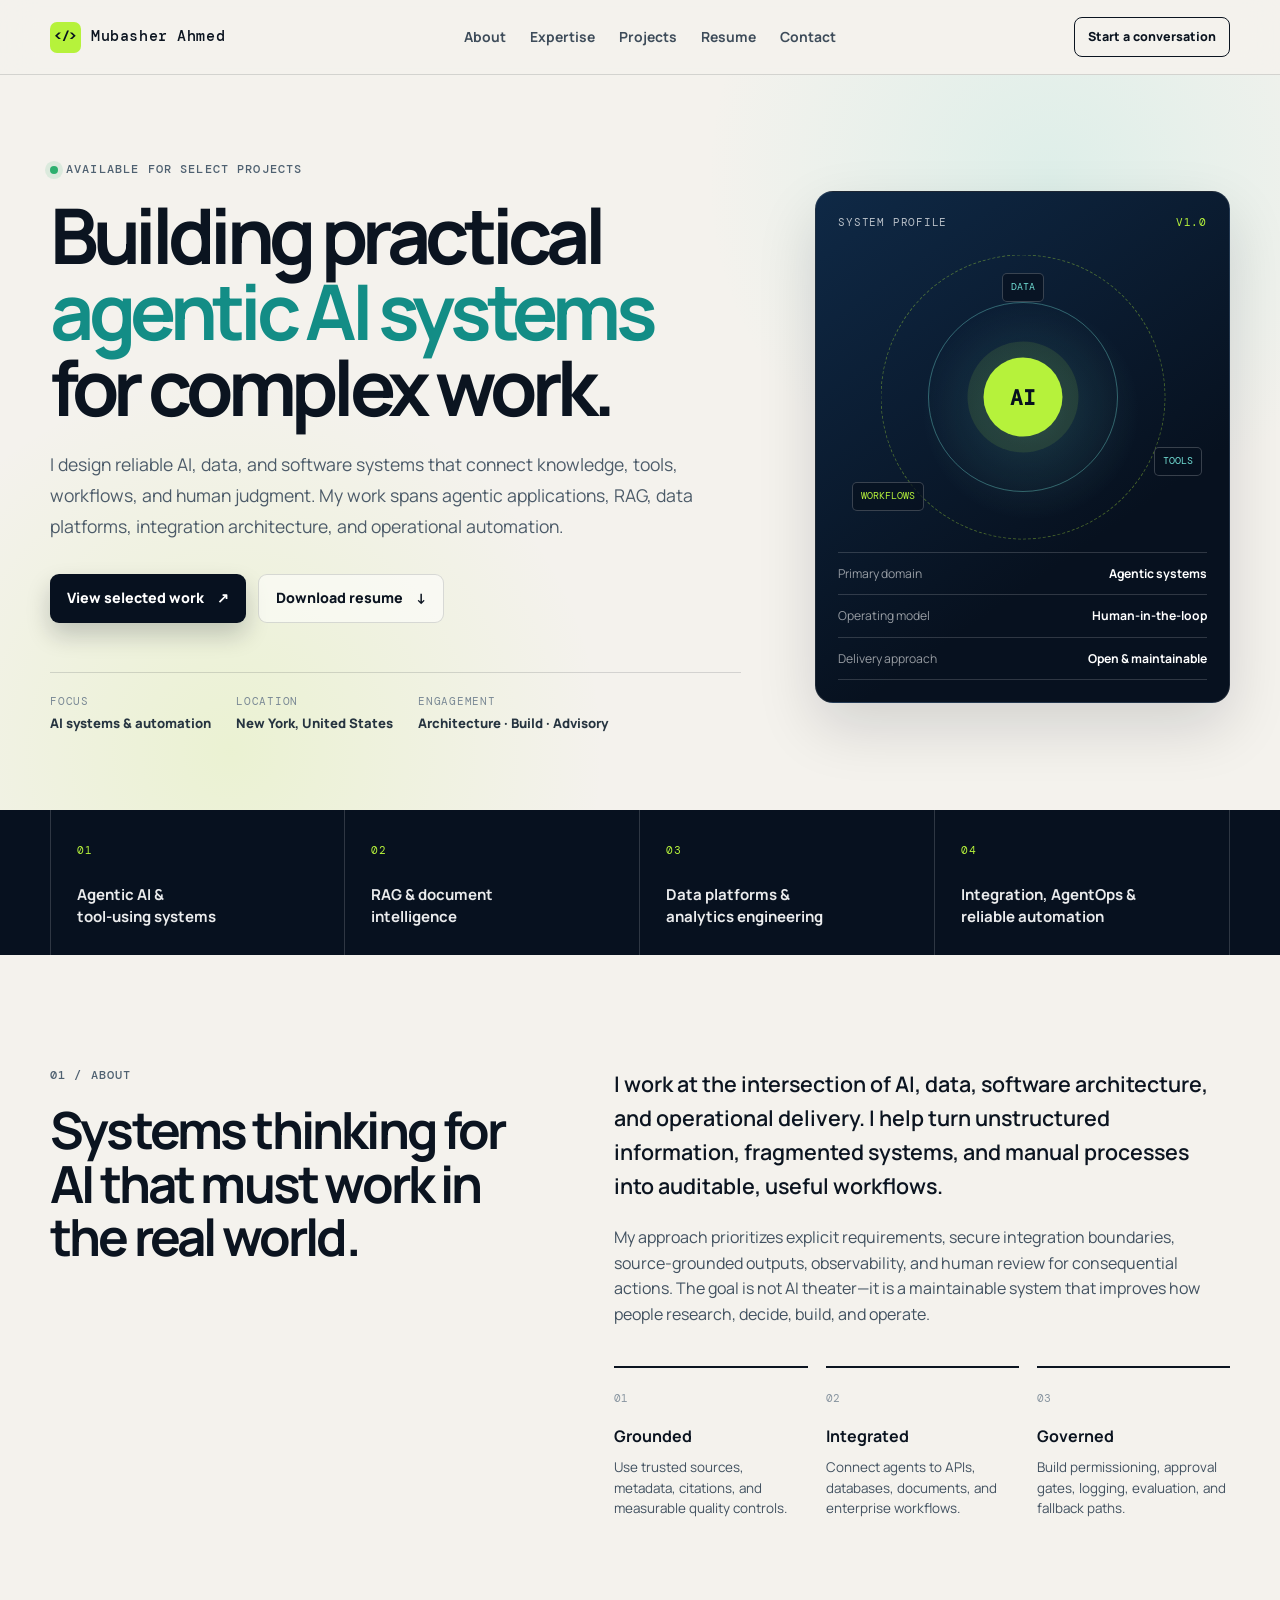
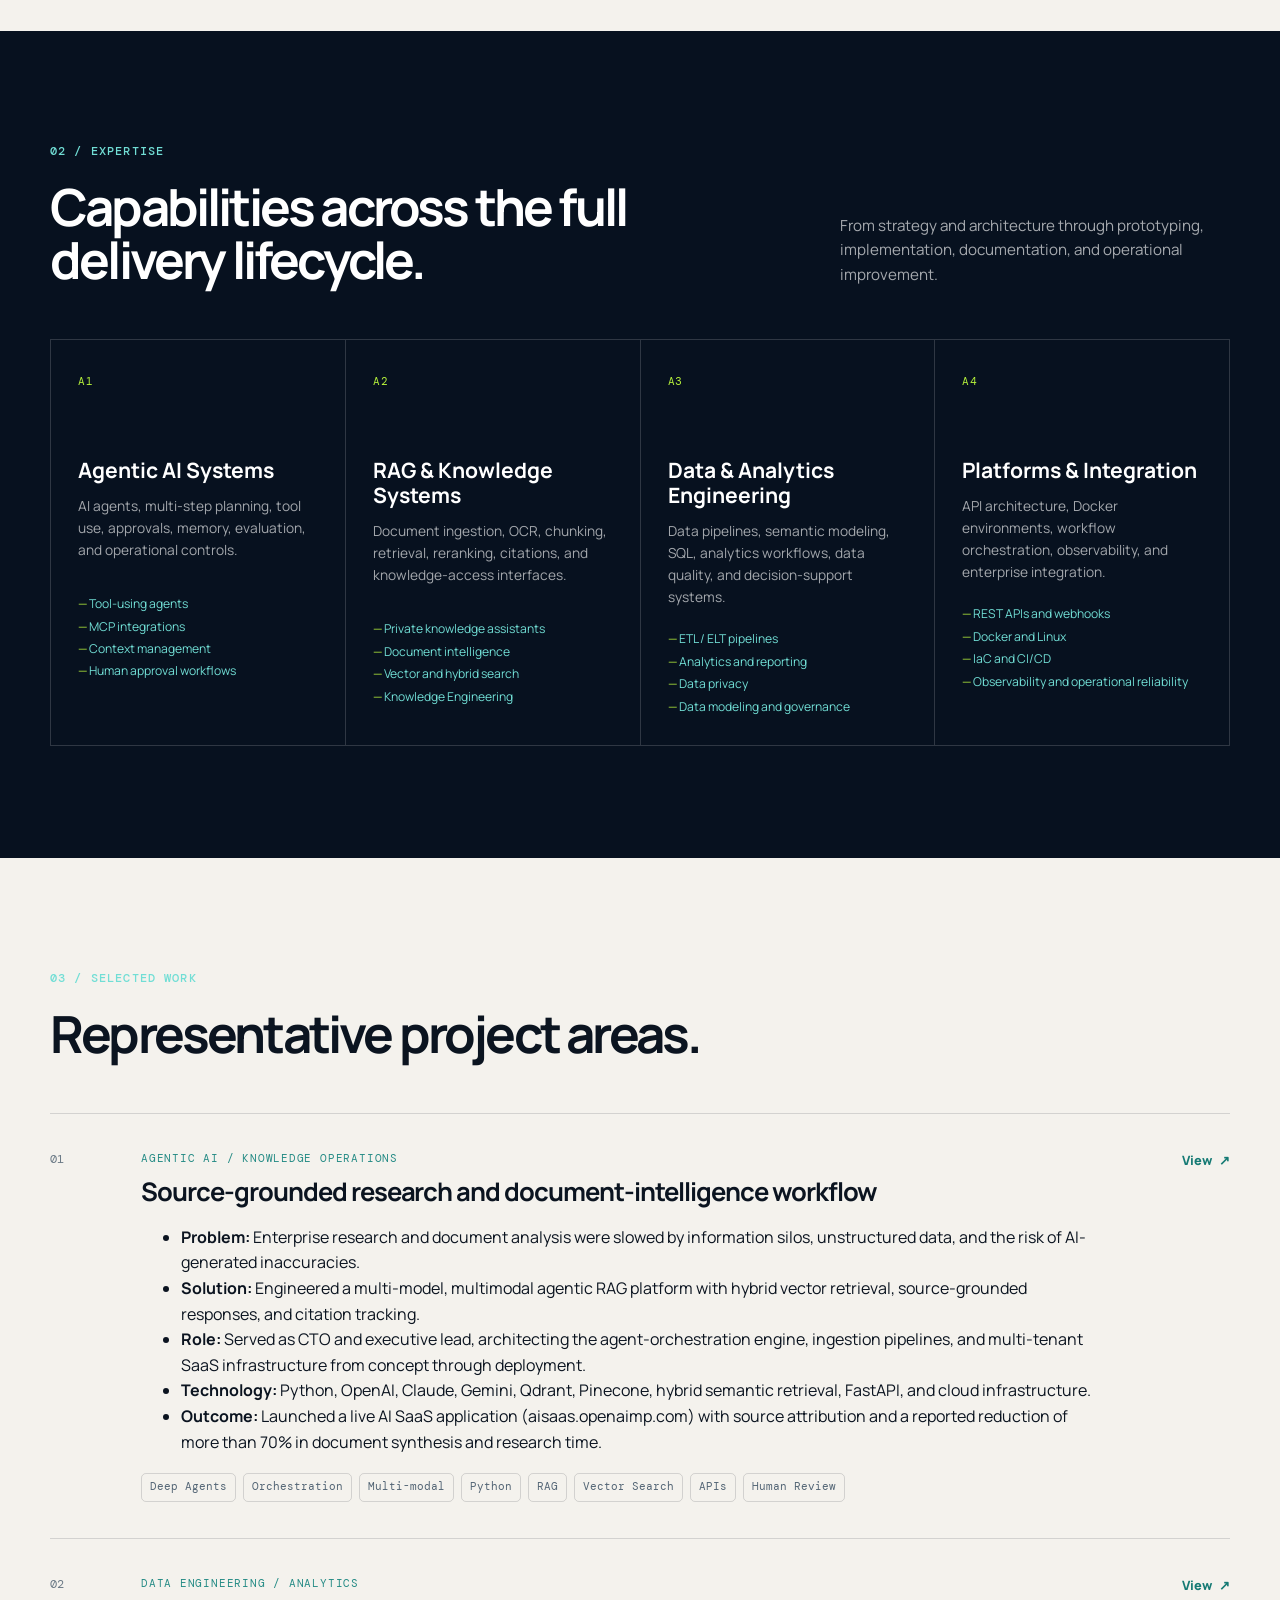
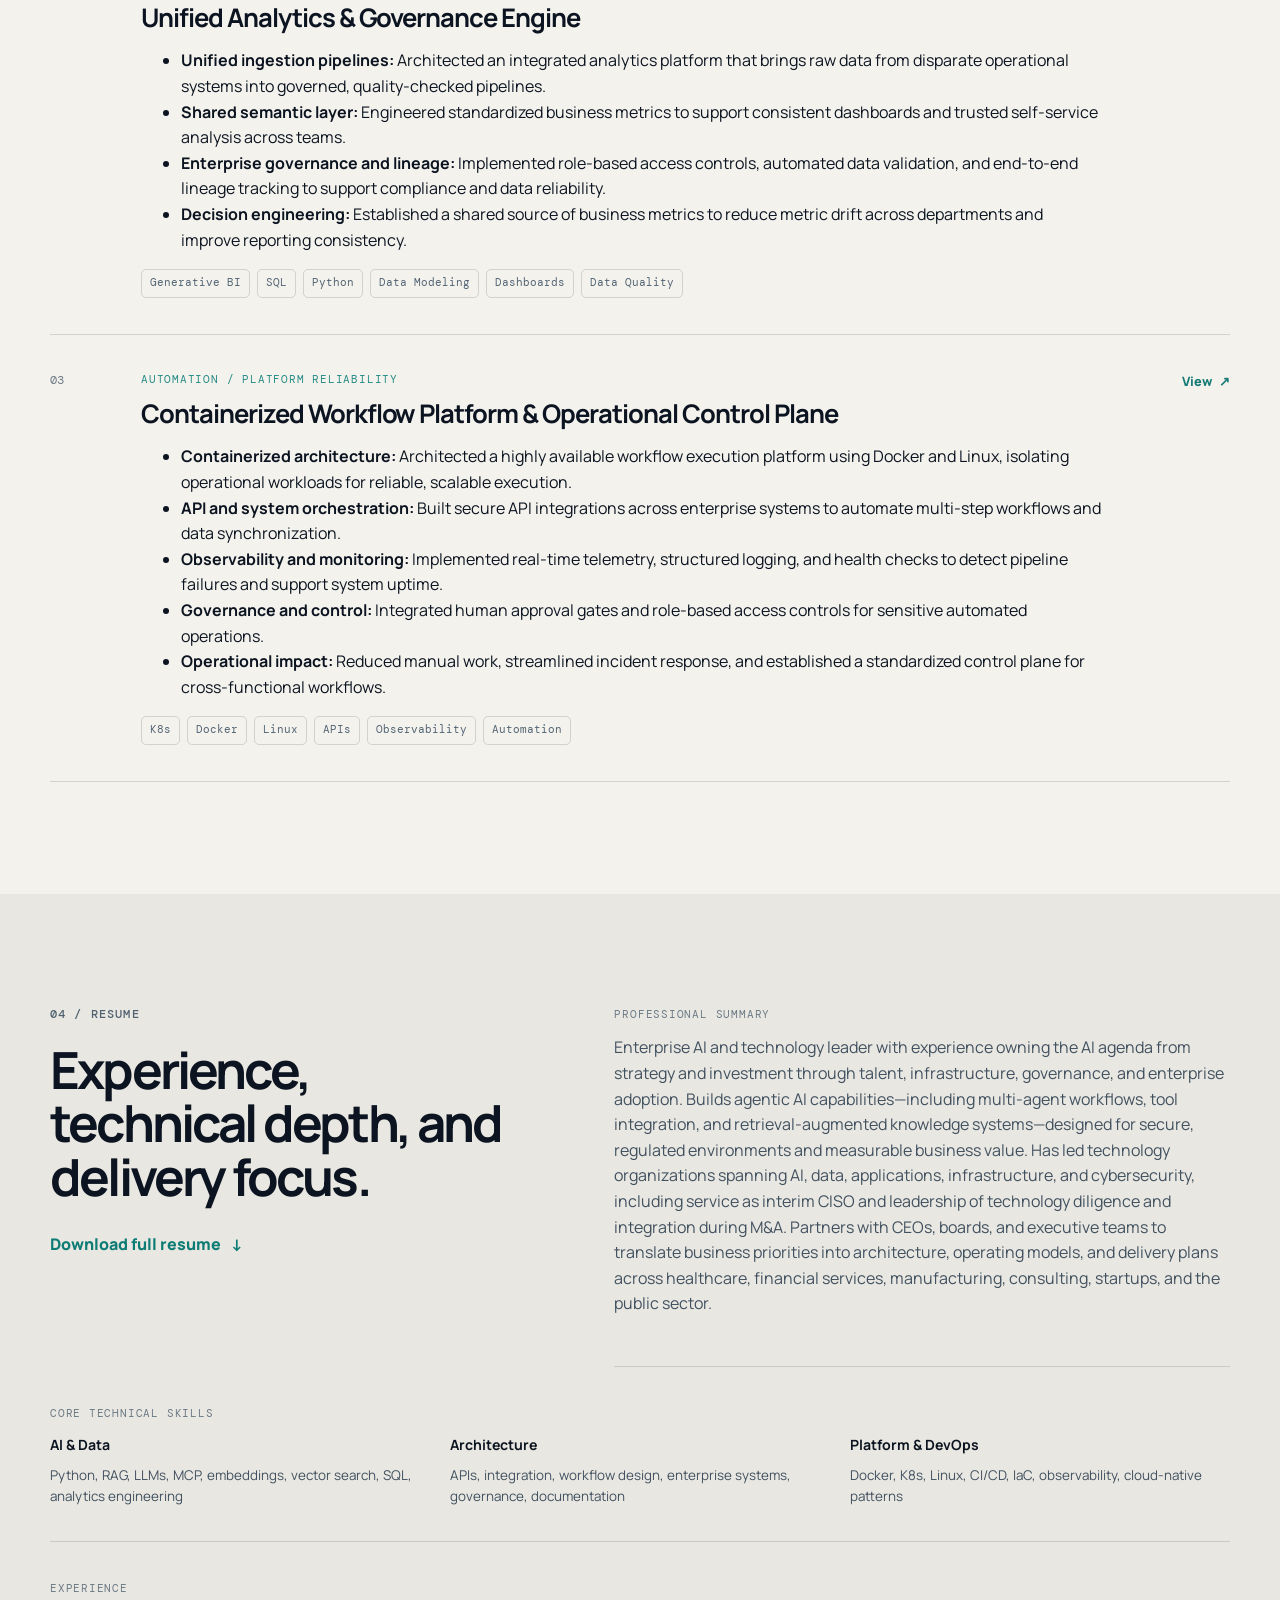
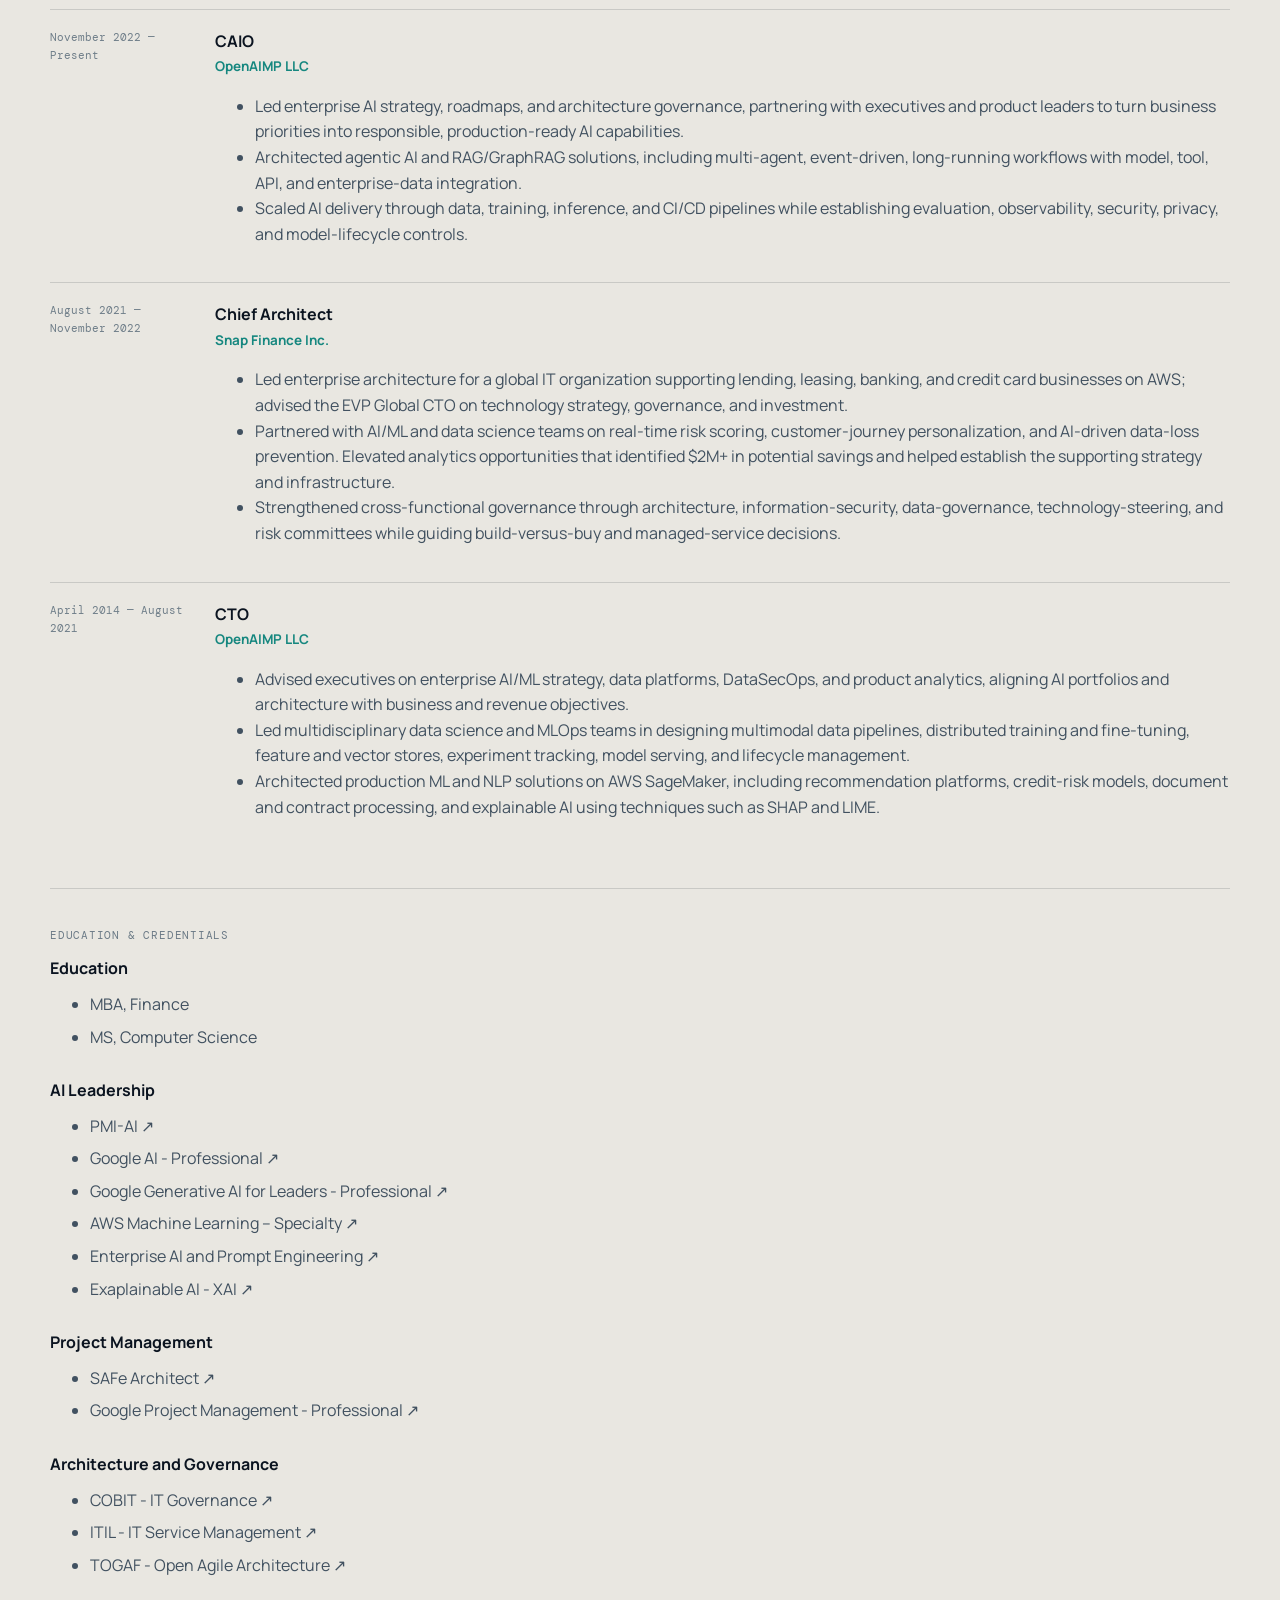
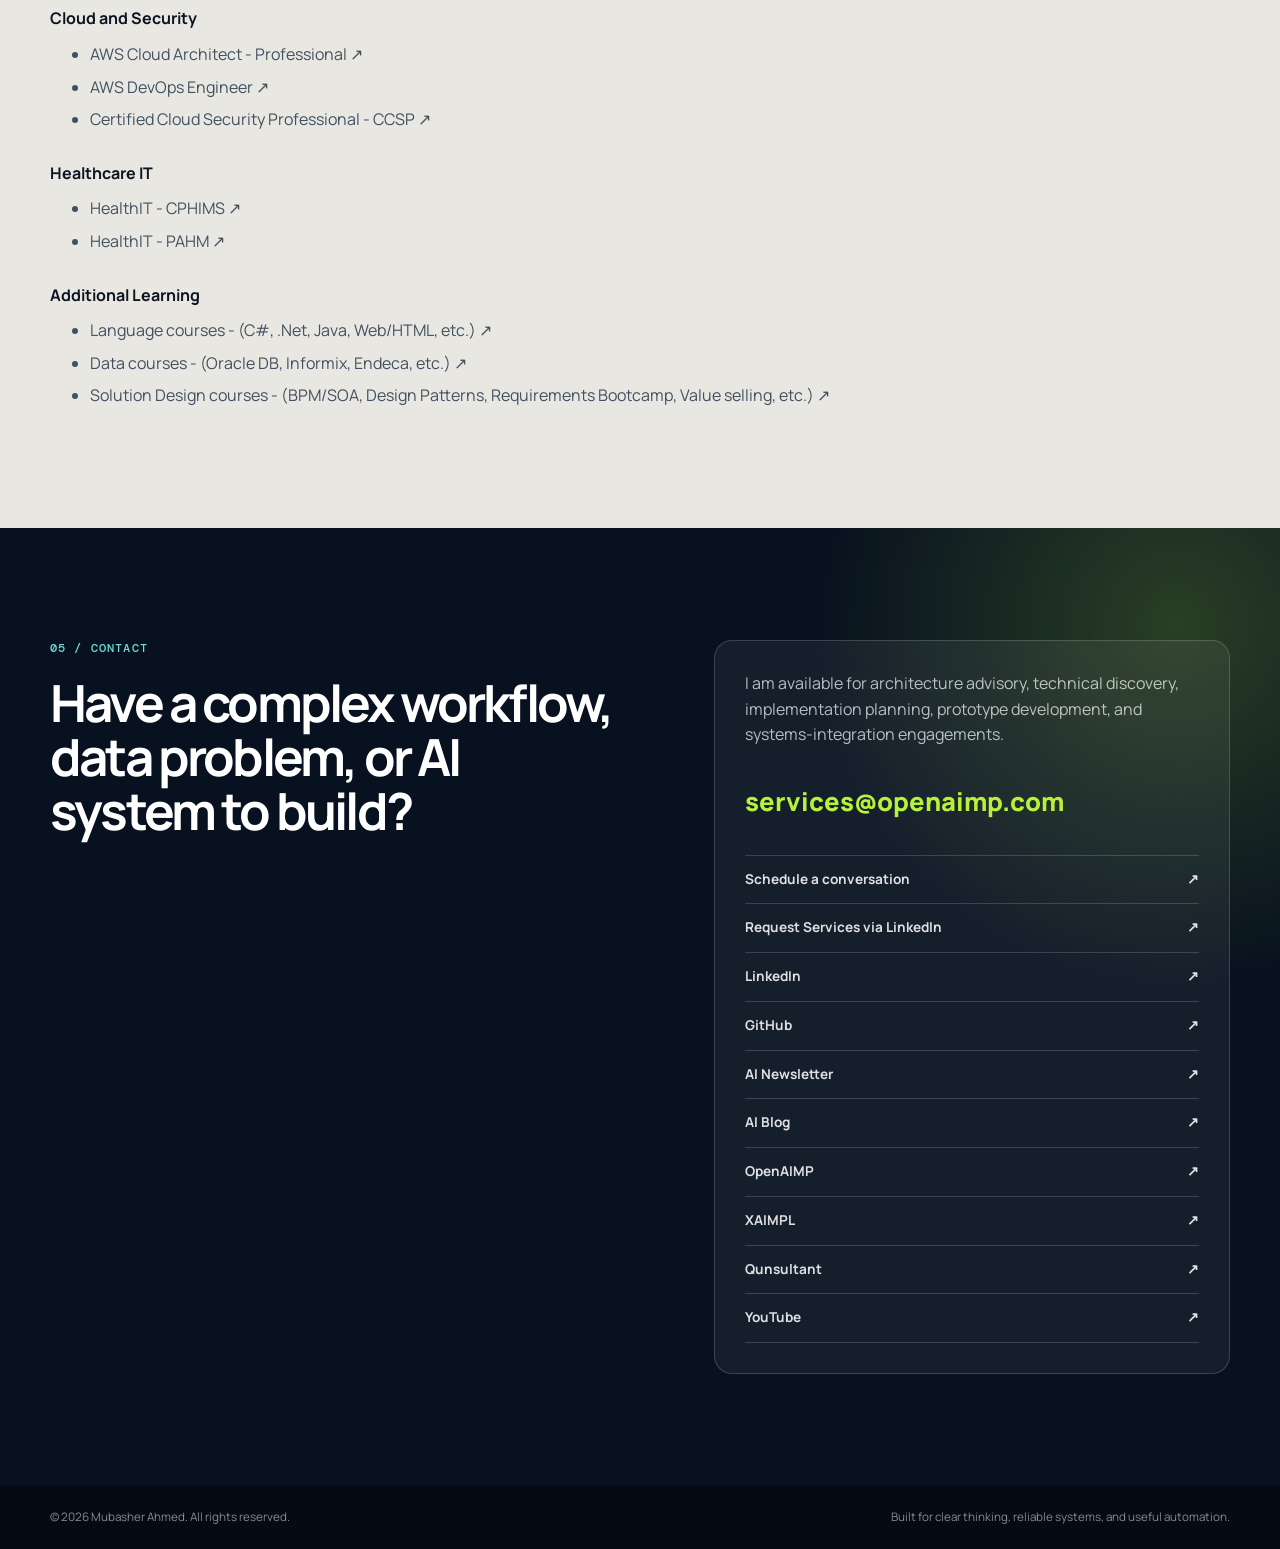
<file: index.html>
<!doctype html>
<html lang="en">

<head>
  <meta charset="utf-8">
  <meta name="viewport" content="width=device-width, initial-scale=1">
  <meta name="description"
    content="Mubasher Ahmed — Agentic AI, data engineering, software architecture, and intelligent workflow automation.">
  <meta name="robots" content="index, follow">
  <meta name="theme-color" content="#07111f">

  <title>Mubasher Ahmed | Agentic AI & Systems Architecture</title>

  <link rel="preconnect" href="https://fonts.googleapis.com">
  <link rel="preconnect" href="https://fonts.gstatic.com" crossorigin>
  <link
    href="https://fonts.googleapis.com/css2?family=DM+Mono:wght@400;500&family=Manrope:wght@400;500;600;700;800&display=swap"
    rel="stylesheet">
  <link rel="stylesheet" href="/styles.css">
</head>

<body>
  <a class="skip-link" href="#main-content">Skip to content</a>

  <header class="site-header">
    <div class="container nav-wrap">
      <a class="brand" href="https://www.linkedin.com/in/xaimpl/" aria-label="Homepage">
        <span class="brand-mark">&lt;/&gt;</span>
        <span>Mubasher Ahmed</span>
      </a>

      <nav class="main-nav" aria-label="Primary navigation">
        <a href="#about">About</a>
        <a href="#expertise">Expertise</a>
        <a href="#projects">Projects</a>
        <a href="#resume">Resume</a>
        <a href="#contact">Contact</a>
      </nav>

      <a class="nav-cta" href="#contact">Start a conversation</a>
    </div>
  </header>

  <main id="main-content">
    <section class="hero" id="top">
      <div class="container hero-grid">
        <div class="hero-copy">
          <p class="eyebrow">
            <span class="status-dot"></span>
            AVAILABLE FOR SELECT PROJECTS
          </p>

          <h1>
            Building practical
            <span>agentic AI systems</span>
            for complex work.
          </h1>

          <p class="hero-summary">
            I design reliable AI, data, and software systems that connect knowledge,
            tools, workflows, and human judgment. My work spans agentic applications,
            RAG, data platforms, integration architecture, and operational automation.
          </p>

          <div class="hero-actions">
            <a class="button button-primary" href="#projects">
              View selected work
              <span aria-hidden="true">↗</span>
            </a>

            <a class="button button-secondary"
              href="https://docs.google.com/document/d/1sdksTcOyV-EJknDIy6Uah99lwdn4qZqVXI649zOWFTE/edit?usp=sharing"
              target="_blank" rel="noopener">
              Download resume
              <span aria-hidden="true">↓</span>
            </a>
          </div>

          <div class="hero-meta">
            <div>
              <span class="meta-label">Focus</span>
              <span class="meta-value">AI systems & automation</span>
            </div>
            <div>
              <span class="meta-label">Location</span>
              <span class="meta-value">New York, United States</span>
            </div>
            <div>
              <span class="meta-label">Engagement</span>
              <span class="meta-value">Architecture · Build · Advisory</span>
            </div>
          </div>
        </div>

        <aside class="hero-panel" aria-label="Professional summary">
          <div class="panel-topline">
            <span>System profile</span>
            <span class="panel-code">v1.0</span>
          </div>

          <div class="profile-orbit" aria-hidden="true">
            <div class="orbit orbit-one"></div>
            <div class="orbit orbit-two"></div>
            <div class="core-node">AI</div>
            <span class="node node-a">DATA</span>
            <span class="node node-b">TOOLS</span>
            <span class="node node-c">WORKFLOWS</span>
          </div>

          <div class="panel-details">
            <div class="detail-row">
              <span>Primary domain</span>
              <strong>Agentic systems</strong>
            </div>
            <div class="detail-row">
              <span>Operating model</span>
              <strong>Human-in-the-loop</strong>
            </div>
            <div class="detail-row">
              <span>Delivery approach</span>
              <strong>Open & maintainable</strong>
            </div>
          </div>
        </aside>
      </div>
    </section>

    <section class="proof-strip" aria-label="Core capabilities">
      <div class="container proof-grid">
        <div>
          <span class="proof-number">01</span>
          <p>Agentic AI &<br>tool-using systems</p>
        </div>
        <div>
          <span class="proof-number">02</span>
          <p>RAG & document<br>intelligence</p>
        </div>
        <div>
          <span class="proof-number">03</span>
          <p>Data platforms &<br>analytics engineering</p>
        </div>
        <div>
          <span class="proof-number">04</span>
          <p>Integration, AgentOps &<br>reliable automation</p>
        </div>
      </div>
    </section>

    <section class="section" id="about">
      <div class="container two-column">
        <div class="section-intro">
          <p class="eyebrow">01 / ABOUT</p>
          <h2>Systems thinking for AI that must work in the real world.</h2>
        </div>

        <div class="section-body">
          <p class="lead">
            I work at the intersection of AI, data, software architecture, and operational delivery.
            I help turn unstructured information, fragmented systems, and manual processes into
            auditable, useful workflows.
          </p>

          <p>
            My approach prioritizes explicit requirements, secure integration boundaries,
            source-grounded outputs, observability, and human review for consequential actions.
            The goal is not AI theater—it is a maintainable system that improves how people
            research, decide, build, and operate.
          </p>

          <div class="principles">
            <article>
              <span>01</span>
              <h3>Grounded</h3>
              <p>Use trusted sources, metadata, citations, and measurable quality controls.</p>
            </article>
            <article>
              <span>02</span>
              <h3>Integrated</h3>
              <p>Connect agents to APIs, databases, documents, and enterprise workflows.</p>
            </article>
            <article>
              <span>03</span>
              <h3>Governed</h3>
              <p>Build permissioning, approval gates, logging, evaluation, and fallback paths.</p>
            </article>
          </div>
        </div>
      </div>
    </section>

    <section class="section section-dark" id="expertise">
      <div class="container">
        <div class="section-heading">
          <div>
            <p class="eyebrow">02 / EXPERTISE</p>
            <h2>Capabilities across the full delivery lifecycle.</h2>
          </div>
          <p>
            From strategy and architecture through prototyping, implementation,
            documentation, and operational improvement.
          </p>
        </div>

        <div class="capability-grid">
          <article class="capability-card">
            <span class="card-index">A1</span>
            <h3>Agentic AI Systems</h3>
            <p>AI agents, multi-step planning, tool use, approvals, memory, evaluation, and operational controls.</p>
            <ul>
              <li>Tool-using agents</li>
              <li>MCP integrations</li>
              <li>Context management</li>
              <li>Human approval workflows</li>
            </ul>
          </article>

          <article class="capability-card">
            <span class="card-index">A2</span>
            <h3>RAG & Knowledge Systems</h3>
            <p>Document ingestion, OCR, chunking, retrieval, reranking, citations, and knowledge-access interfaces.</p>
            <ul>
              <li>Private knowledge assistants</li>
              <li>Document intelligence</li>
              <li>Vector and hybrid search</li>
              <li>Knowledge Engineering</li>
            </ul>
          </article>

          <article class="capability-card">
            <span class="card-index">A3</span>
            <h3>Data & Analytics Engineering</h3>
            <p>Data pipelines, semantic modeling, SQL, analytics workflows, data quality, and decision-support systems.
            </p>
            <ul>
              <li>ETL / ELT pipelines</li>
              <li>Analytics and reporting</li>
              <li>Data privacy</li>
              <li>Data modeling and governance</li>
            </ul>
          </article>

          <article class="capability-card">
            <span class="card-index">A4</span>
            <h3>Platforms & Integration</h3>
            <p>API architecture, Docker environments, workflow orchestration, observability, and enterprise integration.
            </p>
            <ul>
              <li>REST APIs and webhooks</li>
              <li>Docker and Linux</li>
              <li>IaC and CI/CD</li>
              <li>Observability and operational reliability</li>
            </ul>
          </article>
        </div>
      </div>
    </section>

    <section class="section" id="projects">
      <div class="container">
        <div class="section-heading">
          <div>
            <p class="eyebrow">03 / SELECTED WORK</p>
            <h2>Representative project areas.</h2>
          </div>
        </div>

        <div class="project-list">
          <article class="project-card">
            <div class="project-number">01</div>
            <div class="project-content">
              <p class="project-type">AGENTIC AI / KNOWLEDGE OPERATIONS</p>
              <h3>Source-grounded research and document-intelligence workflow</h3>
              <p>
              <ul>
                <li>
                  <strong>Problem:</strong> Enterprise research and document analysis were
                  slowed by information silos, unstructured data, and the risk of
                  AI-generated inaccuracies.
                </li>
                <li>
                  <strong>Solution:</strong> Engineered a multi-model, multimodal agentic RAG
                  platform with hybrid vector retrieval, source-grounded responses, and
                  citation tracking.
                </li>
                <li>
                  <strong>Role:</strong> Served as CTO and executive lead, architecting the
                  agent-orchestration engine, ingestion pipelines, and multi-tenant SaaS
                  infrastructure from concept through deployment.
                </li>
                <li>
                  <strong>Technology:</strong> Python, OpenAI, Claude, Gemini, Qdrant,
                  Pinecone, hybrid semantic retrieval, FastAPI, and cloud infrastructure.
                </li>
                <li>
                  <strong>Outcome:</strong> Launched a live AI SaaS application (aisaas.openaimp.com) with source
                  attribution and a reported reduction of more than 70% in document
                  synthesis and research time.
                </li>
              </ul>
              </p>
              <div class="tag-list">
                <span>Deep Agents</span>
                <span>Orchestration</span>
                <span>Multi-modal</span>
                <span>Python</span>
                <span>RAG</span>
                <span>Vector Search</span>
                <span>APIs</span>
                <span>Human Review</span>
              </div>
            </div>
            <a class="project-link" href="https://aisaas.openaimp.com/" aria-label="View project 1">
              View <span aria-hidden="true">↗</span>
            </a>
          </article>

          <article class="project-card">
            <div class="project-number">02</div>
            <div class="project-content">
              <p class="project-type">DATA ENGINEERING / ANALYTICS</p>
              <h3>Unified Analytics &amp; Governance Engine</h3>

              <ul>
                <li>
                  <strong>Unified ingestion pipelines:</strong> Architected an integrated
                  analytics platform that brings raw data from disparate operational systems
                  into governed, quality-checked pipelines.
                </li>
                <li>
                  <strong>Shared semantic layer:</strong> Engineered standardized business
                  metrics to support consistent dashboards and trusted self-service analysis
                  across teams.
                </li>
                <li>
                  <strong>Enterprise governance and lineage:</strong> Implemented role-based
                  access controls, automated data validation, and end-to-end lineage tracking
                  to support compliance and data reliability.
                </li>
                <li>
                  <strong>Decision engineering:</strong> Established a shared source of
                  business metrics to reduce metric drift across departments and improve
                  reporting consistency.
                </li>
              </ul>
              <div class="tag-list">
                <span>Generative BI</span>
                <span>SQL</span>
                <span>Python</span>
                <span>Data Modeling</span>
                <span>Dashboards</span>
                <span>Data Quality</span>
              </div>
            </div>
            <a class="project-link" href="https://anylyzer.openaimp.com/" aria-label="View project 2">
              View <span aria-hidden="true">↗</span>
            </a>
          </article>

          <article class="project-card">
            <div class="project-number">03</div>
            <div class="project-content">
              <p class="project-type">AUTOMATION / PLATFORM RELIABILITY</p>
              <h3>Containerized Workflow Platform &amp; Operational Control Plane</h3>

              <ul>
                <li>
                  <strong>Containerized architecture:</strong> Architected a highly available
                  workflow execution platform using Docker and Linux, isolating operational
                  workloads for reliable, scalable execution.
                </li>
                <li>
                  <strong>API and system orchestration:</strong> Built secure API integrations
                  across enterprise systems to automate multi-step workflows and data
                  synchronization.
                </li>
                <li>
                  <strong>Observability and monitoring:</strong> Implemented real-time
                  telemetry, structured logging, and health checks to detect pipeline
                  failures and support system uptime.
                </li>
                <li>
                  <strong>Governance and control:</strong> Integrated human approval gates
                  and role-based access controls for sensitive automated operations.
                </li>
                <li>
                  <strong>Operational impact:</strong> Reduced manual work, streamlined
                  incident response, and established a standardized control plane for
                  cross-functional workflows.
                </li>
              </ul>
              <div class="tag-list">
                <span>K8s</span>
                <span>Docker</span>
                <span>Linux</span>
                <span>APIs</span>
                <span>Observability</span>
                <span>Automation</span>
              </div>
            </div>
            <a class="project-link" href="https://projectai.openaimp.com/" aria-label="View project 3">
              View <span aria-hidden="true">↗</span>
            </a>
          </article>
        </div>
      </div>
    </section>

    <section class="section section-alt" id="resume">
      <div class="container two-column">
        <div class="section-intro">
          <p class="eyebrow">04 / RESUME</p>
          <h2>Experience, technical depth, and delivery focus.</h2>
          <a class="text-link"
            href="https://docs.google.com/document/d/1sdksTcOyV-EJknDIy6Uah99lwdn4qZqVXI649zOWFTE/edit?usp=sharing"
            target="_blank" rel="noopener">
            Download full resume <span aria-hidden="true">↓</span>
          </a>
        </div>

        <div class="section-body resume-content">
          <div class="resume-block">
            <p class="resume-label">Professional summary</p>
            <p>
              Enterprise AI and technology leader with experience owning the AI agenda from strategy and investment
              through talent, infrastructure, governance, and enterprise adoption. Builds agentic AI
              capabilities—including multi-agent workflows, tool integration, and retrieval-augmented knowledge
              systems—designed for secure, regulated environments and measurable business value. Has led technology
              organizations spanning AI, data, applications, infrastructure, and cybersecurity, including service as
              interim CISO and leadership of technology diligence and integration during M&A. Partners with CEOs,
              boards, and executive teams to translate business priorities into architecture, operating models, and
              delivery plans across healthcare, financial services, manufacturing, consulting, startups, and the public
              sector.
            </p>
          </div>

          <div class="resume-block">
            <p class="resume-label">Core technical skills</p>
            <div class="skill-columns">
              <div>
                <strong>AI & Data</strong>
                <span>Python, RAG, LLMs, MCP, embeddings, vector search, SQL, analytics engineering</span>
              </div>
              <div>
                <strong>Architecture</strong>
                <span>APIs, integration, workflow design, enterprise systems, governance, documentation</span>
              </div>
              <div>
                <strong>Platform & DevOps</strong>
                <span>Docker, K8s, Linux, CI/CD, IaC, observability, cloud-native patterns</span>
              </div>
            </div>
          </div>

          <div class="resume-block">
            <p class="resume-label">Experience</p>

            <article class="timeline-item">
              <div class="timeline-date">November 2022 — Present</div>
              <div>
                <h3>CAIO</h3>
                <p class="timeline-company">OpenAIMP LLC</p>
                <ul>
                  <li>
                    Led enterprise AI strategy, roadmaps, and architecture governance, partnering
                    with executives and product leaders to turn business priorities into
                    responsible, production-ready AI capabilities.
                  </li>
                  <li>
                    Architected agentic AI and RAG/GraphRAG solutions, including multi-agent,
                    event-driven, long-running workflows with model, tool, API, and
                    enterprise-data integration.
                  </li>
                  <li>
                    Scaled AI delivery through data, training, inference, and CI/CD pipelines
                    while establishing evaluation, observability, security, privacy, and
                    model-lifecycle controls.
                  </li>
                </ul>
              </div>
            </article>

            <article class="timeline-item">
              <div class="timeline-date">August 2021 — November 2022</div>
              <div>
                <h3>Chief Architect</h3>
                <p class="timeline-company">Snap Finance Inc.</p>
                <ul>
                  <li>
                    Led enterprise architecture for a global IT organization supporting
                    lending, leasing, banking, and credit card businesses on AWS; advised
                    the EVP Global CTO on technology strategy, governance, and investment.
                  </li>
                  <li>
                    Partnered with AI/ML and data science teams on real-time risk scoring,
                    customer-journey personalization, and AI-driven data-loss prevention.
                    Elevated analytics opportunities that identified $2M+ in potential
                    savings and helped establish the supporting strategy and infrastructure.
                  </li>
                  <li>
                    Strengthened cross-functional governance through architecture,
                    information-security, data-governance, technology-steering, and risk
                    committees while guiding build-versus-buy and managed-service
                    decisions.
                  </li>
                </ul>
              </div>
            </article>

            <article class="timeline-item">
              <div class="timeline-date">April 2014 — August 2021</div>
              <div>
                <h3>CTO</h3>
                <p class="timeline-company">OpenAIMP LLC</p>

                <ul>
                  <li>
                    Advised executives on enterprise AI/ML strategy, data platforms,
                    DataSecOps, and product analytics, aligning AI portfolios and
                    architecture with business and revenue objectives.
                  </li>
                  <li>
                    Led multidisciplinary data science and MLOps teams in designing
                    multimodal data pipelines, distributed training and fine-tuning,
                    feature and vector stores, experiment tracking, model serving,
                    and lifecycle management.
                  </li>
                  <li>
                    Architected production ML and NLP solutions on AWS SageMaker,
                    including recommendation platforms, credit-risk models, document
                    and contract processing, and explainable AI using techniques
                    such as SHAP and LIME.
                  </li>
                </ul>
              </div>
            </article>
          </div>

          <div class="resume-block">
            <p class="resume-label">Education &amp; credentials</p>

            <div class="credential-group">
              <h3>Education</h3>
              <ul>
                <li>MBA, Finance</li>
                <li>MS, Computer Science</li>
              </ul>
            </div>

            <div class="credential-group">
              <h3>AI Leadership</h3>
              <ul>
                <li>
                  <a href="https://www.credly.com/users/mubasher.ahmed" target="_blank" rel="noopener">
                    PMI-AI
                    <span aria-hidden="true">↗</span>
                  </a>
                </li>                     
                <li>
                  <a href="https://www.credly.com/badges/788fb204-dad2-43dc-b799-b202d697ec8a" target="_blank" rel="noopener">
                    Google AI - Professional
                    <span aria-hidden="true">↗</span>
                  </a>
                </li>
                <li>
                  <a href="https://www.skills.google/public_profiles/e6c5df61-fddf-4e3a-a317-412e1701fa08"
                    target="_blank" rel="noopener">
                    Google Generative AI for Leaders - Professional
                    <span aria-hidden="true">↗</span>
                  </a>
                </li>                
                <li>
                  <a href="https://www.linkedin.com/in/xaimpl/details/certifications/" target="_blank" rel="noopener">
                    AWS Machine Learning – Specialty
                    <span aria-hidden="true">↗</span>
                  </a>
                </li>                     
                <li>
                  <a href="https://skillsoft.digitalbadges.skillsoft.com/profile/mubasherahmed671828/wallet"
                    target="_blank" rel="noopener">
                    Enterprise AI and Prompt Engineering
                    <span aria-hidden="true">↗</span>
                  </a>
                </li>
                <li>
                  <a href="https://skillsoft.digitalbadges.skillsoft.com/profile/mubasherahmed217946/wallet"
                    target="_blank" rel="noopener">
                    Exaplainable AI - XAI
                    <span aria-hidden="true">↗</span>
                  </a>
                </li>           
              </ul>
            </div>            

            <div class="credential-group">
              <h3>Project Management</h3>
              <ul>
                <li>
                  <a href="https://community.scaledagile.com/apex/PrintAchievement?aid=a0t0W00000DYb0MQAT&amp;aaid=a0r6T00000LHznGQAT"
                    target="_blank" rel="noopener">
                    SAFe Architect
                    <span aria-hidden="true">↗</span>
                  </a>
                </li>
                <li>
                  <a href="https://www.credly.com/badges/ce7513e1-3e51-4ceb-9e19-613ce21c49e4" target="_blank" rel="noopener">
                    Google Project Management - Professional
                    <span aria-hidden="true">↗</span>
                  </a>
                </li>           
              </ul>
            </div>

            <div class="credential-group">
              <h3>Architecture and Governance</h3>
              <ul>
                <li>
                  <a href="https://badges.peoplecert.org/Badge/en/8E800B15-9E7B-4715-88CB-116E440AF51D" target="_blank"
                    rel="noopener">
                    COBIT - IT Governance
                    <span aria-hidden="true">↗</span>
                  </a>
                </li>
                <li>
                  <a href="https://www.linkedin.com/in/xaimpl/overlay/1599709526874/single-media-viewer/?profileId=ACoAAC4XF6YBEOf_3AP_Y0LDVLf1SvSz5jaUFB0"
                    target="_blank" rel="noopener">
                    ITIL - IT Service Management
                    <span aria-hidden="true">↗</span>
                  </a>
                </li>
                <li>
                  <a href="https://www.credly.com/badges/d9f9e441-b54b-4a82-9402-472af3af703a/"
                    target="_blank" rel="noopener">
                    TOGAF - Open Agile Architecture
                    <span aria-hidden="true">↗</span>
                  </a>
                </li>                
              </ul>
            </div>

            <div class="credential-group">
              <h3>Cloud and Security</h3>
              <ul>
                <li>
                  <a href="https://skillsoft.digitalbadges.skillsoft.com/profile/mubasherahmed508209/wallet"
                    target="_blank" rel="noopener">
                    AWS Cloud Architect - Professional
                    <span aria-hidden="true">↗</span>
                  </a>
                </li>
                <li>
                  <a href="https://www.linkedin.com/in/xaimpl/details/featured/" target="_blank" rel="noopener">
                    AWS DevOps Engineer
                    <span aria-hidden="true">↗</span>
                  </a>
                </li>
                <li>
                  <a href="https://www.linkedin.com/in/xaimpl/details/featured/" target="_blank" rel="noopener">
                    Certified Cloud Security Professional - CCSP
                    <span aria-hidden="true">↗</span>
                  </a>
                </li>
              </ul>
            </div>

            <div class="credential-group">
              <h3>Healthcare IT</h3>
              <ul>
                <li>
                  <a href="https://www.linkedin.com/in/xaimpl/overlay/1600668220591/single-media-viewer/?profileId=ACoAAC4XF6YBEOf_3AP_Y0LDVLf1SvSz5jaUFB0"
                    target="_blank" rel="noopener">
                    HealthIT - CPHIMS
                    <span aria-hidden="true">↗</span>
                  </a>
                </li>
                <li>
                  <a href="https://www.linkedin.com/in/xaimpl/overlay/1600668111474/single-media-viewer/?profileId=ACoAAC4XF6YBEOf_3AP_Y0LDVLf1SvSz5jaUFB0"
                    target="_blank" rel="noopener">
                    HealthIT - PAHM
                    <span aria-hidden="true">↗</span>
                  </a>
                </li>
              </ul>
            </div>
            <div class="credential-group">
              <h3>Additional Learning</h3>
              <ul>
                <li>
                  <a href="https://www.linkedin.com/in/xaimpl/details/courses/" target="_blank" rel="noopener">
                    Language courses - (C#, .Net, Java, Web/HTML, etc.)
                    <span aria-hidden="true">↗</span>
                  </a>
                </li>
                <li>
                  <a href="https://www.linkedin.com/in/xaimpl/details/courses/" target="_blank" rel="noopener">
                    Data courses - (Oracle DB, Informix, Endeca, etc.)
                    <span aria-hidden="true">↗</span>
                  </a>
                </li>
                <li>
                  <a href="https://www.linkedin.com/in/xaimpl/details/courses/" target="_blank" rel="noopener">
                    Solution Design courses - (BPM/SOA, Design Patterns, Requirements Bootcamp, Value selling, etc.)
                    <span aria-hidden="true">↗</span>
                  </a>
                </li>
              </ul>
            </div>
          </div>
    </section>

    <section class="section contact-section" id="contact">
      <div class="container contact-grid">
        <div>
          <p class="eyebrow">05 / CONTACT</p>
          <h2>Have a complex workflow, data problem, or AI system to build?</h2>
        </div>

        <div class="contact-card">
          <p>
            I am available for architecture advisory, technical discovery, implementation
            planning, prototype development, and systems-integration engagements.
          </p>

          <a class="contact-email" href="mailto:services@openaimp.com">services@openaimp.com</a>

          <div class="contact-links">
            <a href="https://calendly.com/openaimp" target="_blank" rel="noopener">
              Schedule a conversation <span aria-hidden="true">↗</span>
            </a>
            <a href="https://www.linkedin.com/services/page/a2800b32ab6ba31627/?viewAsBuyer=true" target="_blank"
              rel="noopener">
              Request Services via LinkedIn <span aria-hidden="true">↗</span>
            </a>
            <a href="https://www.linkedin.com/in/xaimpl" target="_blank" rel="noopener">
              LinkedIn <span aria-hidden="true">↗</span>
            </a>
            <a href="https://github.com/OpenAIMP" target="_blank" rel="noopener">
              GitHub <span aria-hidden="true">↗</span>
            </a>
            <a href="https://www.linkedin.com/build-relation/newsletter-follow?entityUrn=7494123336810127361"
              target="_blank" rel="noopener">
              AI Newsletter <span aria-hidden="true">↗</span>
            </a>
            <a href="https://blog.openaimp.com" target="_blank" rel="noopener">
              AI Blog <span aria-hidden="true">↗</span>
            </a>
            <a href="https://www.openaimp.com" target="_blank" rel="noopener">
              OpenAIMP <span aria-hidden="true">↗</span>
            </a>
            <a href="https://xaimpl.openaimp.com" target="_blank" rel="noopener">
              XAIMPL <span aria-hidden="true">↗</span>
            </a>
            <a href="https://qunsultant.openaimp.com" target="_blank" rel="noopener">
              Qunsultant <span aria-hidden="true">↗</span>
            </a>
            <a href="https://www.youtube.com/@openaimp8426" target="_blank" rel="noopener">
              YouTube <span aria-hidden="true">↗</span>
            </a>
          </div>
        </div>
      </div>
    </section>
  </main>

  <footer class="site-footer">
    <div class="container footer-wrap">
      <p>© <span id="year">2026</span> Mubasher Ahmed. All rights reserved.</p>
      <p>Built for clear thinking, reliable systems, and useful automation.</p>
    </div>
  </footer>

  <script>
    document.getElementById("year").textContent = new Date().getFullYear();
  </script>
</body>

</html>
</file>
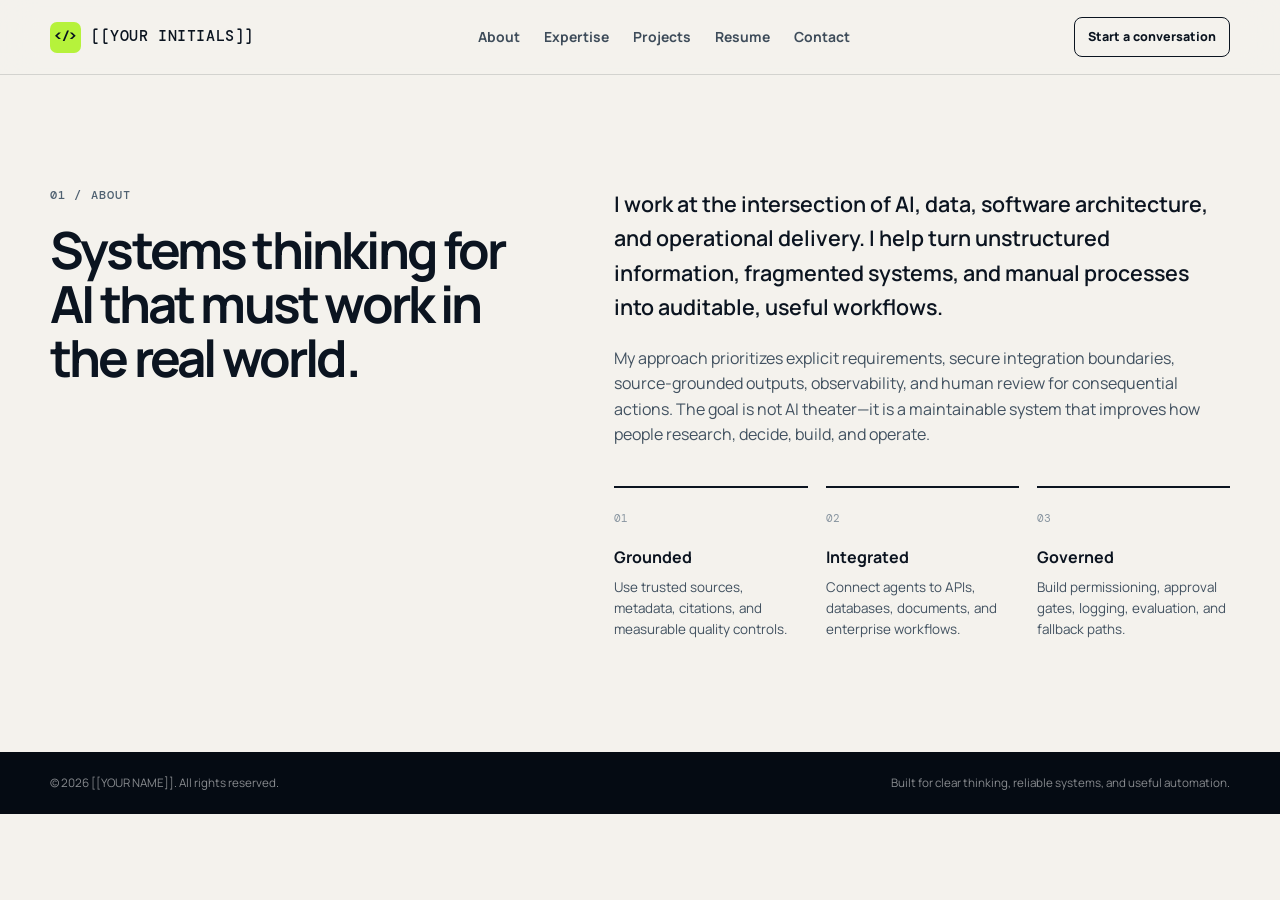
<file: about/index.html>
<!doctype html>
<html lang="en">
<head>
  <meta charset="utf-8">
  <meta name="viewport" content="width=device-width, initial-scale=1">
  <meta name="description" content="[[YOUR NAME]] — Agentic AI, data engineering, software architecture, and intelligent workflow automation.">
  <meta name="robots" content="index, follow">
  <meta name="theme-color" content="#07111f">

  <title>[[YOUR NAME]] | Agentic AI & Systems Architecture</title>

  <link rel="preconnect" href="https://fonts.googleapis.com">
  <link rel="preconnect" href="https://fonts.gstatic.com" crossorigin>
  <link href="https://fonts.googleapis.com/css2?family=DM+Mono:wght@400;500&family=Manrope:wght@400;500;600;700;800&display=swap" rel="stylesheet">
  <link rel="stylesheet" href="/styles.css">
</head>

<body>
  <a class="skip-link" href="#main-content">Skip to content</a>

  <header class="site-header">
    <div class="container nav-wrap">
      <a class="brand" href="/" aria-label="Homepage">
        <span class="brand-mark">&lt;/&gt;</span>
        <span>[[YOUR INITIALS]]</span>
      </a>

      <nav class="main-nav" aria-label="Primary navigation">
        <a href="/#about">About</a>
        <a href="/#expertise">Expertise</a>
        <a href="/#projects">Projects</a>
        <a href="/#resume">Resume</a>
        <a href="/#contact">Contact</a>
      </nav>

      <a class="nav-cta" href="/#contact">Start a conversation</a>
    </div>
  </header>

  <main id="main-content">
    <section class="section" id="about">
      <div class="container two-column">
        <div class="section-intro">
          <p class="eyebrow">01 / ABOUT</p>
          <h2>Systems thinking for AI that must work in the real world.</h2>
        </div>

        <div class="section-body">
          <p class="lead">
            I work at the intersection of AI, data, software architecture, and operational delivery.
            I help turn unstructured information, fragmented systems, and manual processes into
            auditable, useful workflows.
          </p>

          <p>
            My approach prioritizes explicit requirements, secure integration boundaries,
            source-grounded outputs, observability, and human review for consequential actions.
            The goal is not AI theater—it is a maintainable system that improves how people
            research, decide, build, and operate.
          </p>

          <div class="principles">
            <article>
              <span>01</span>
              <h3>Grounded</h3>
              <p>Use trusted sources, metadata, citations, and measurable quality controls.</p>
            </article>
            <article>
              <span>02</span>
              <h3>Integrated</h3>
              <p>Connect agents to APIs, databases, documents, and enterprise workflows.</p>
            </article>
            <article>
              <span>03</span>
              <h3>Governed</h3>
              <p>Build permissioning, approval gates, logging, evaluation, and fallback paths.</p>
            </article>
          </div>
        </div>
      </div>
    </section>
  </main>

  <footer class="site-footer">
    <div class="container footer-wrap">
      <p>© <span id="year">2026</span> [[YOUR NAME]]. All rights reserved.</p>
      <p>Built for clear thinking, reliable systems, and useful automation.</p>
    </div>
  </footer>

  <script>
    document.getElementById("year").textContent = new Date().getFullYear();
  </script>
</body>
</html>
</file>
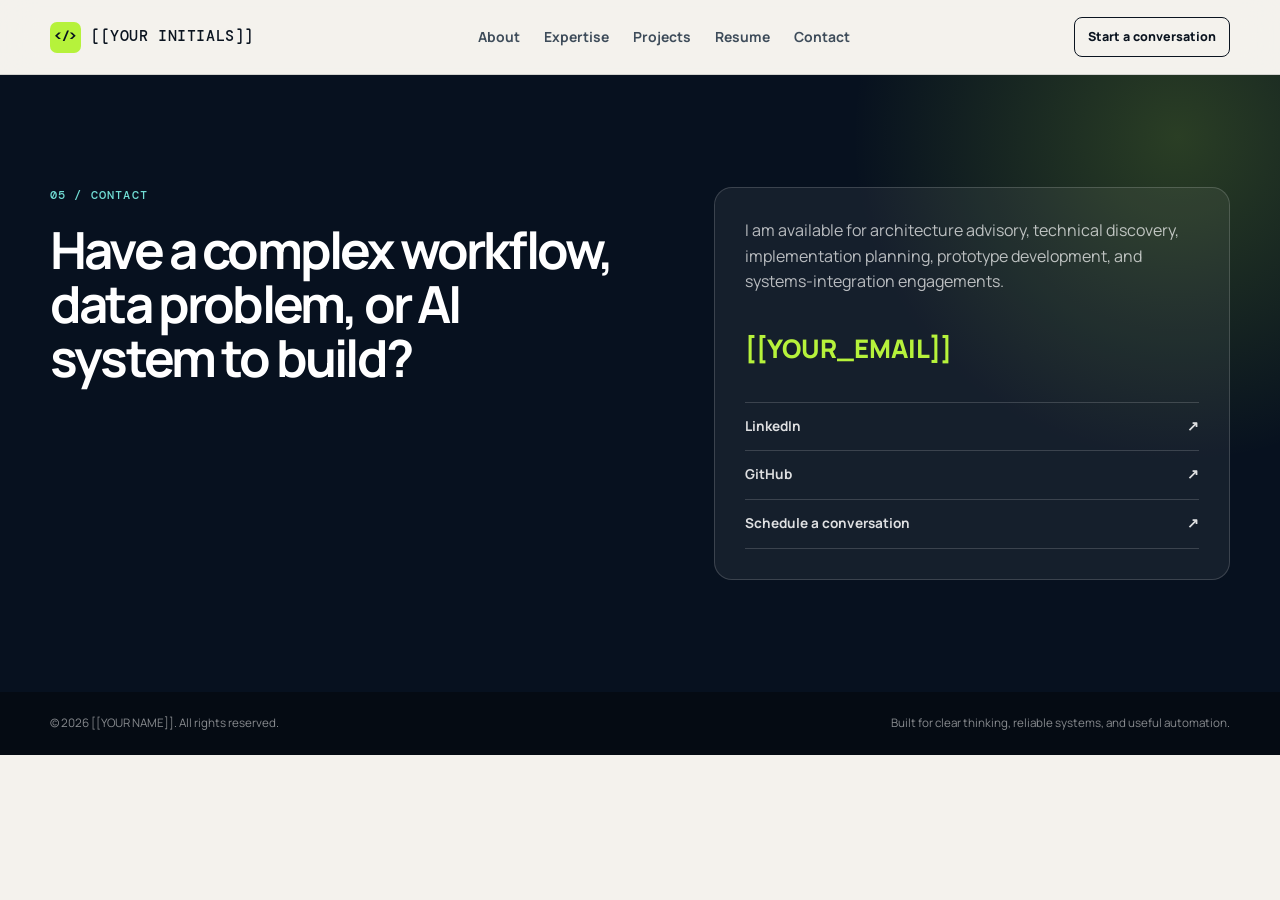
<file: contact/index.html>
<!doctype html>
<html lang="en">
<head>
  <meta charset="utf-8">
  <meta name="viewport" content="width=device-width, initial-scale=1">
  <meta name="description" content="[[YOUR NAME]] — Agentic AI, data engineering, software architecture, and intelligent workflow automation.">
  <meta name="robots" content="index, follow">
  <meta name="theme-color" content="#07111f">

  <title>[[YOUR NAME]] | Agentic AI & Systems Architecture</title>

  <link rel="preconnect" href="https://fonts.googleapis.com">
  <link rel="preconnect" href="https://fonts.gstatic.com" crossorigin>
  <link href="https://fonts.googleapis.com/css2?family=DM+Mono:wght@400;500&family=Manrope:wght@400;500;600;700;800&display=swap" rel="stylesheet">
  <link rel="stylesheet" href="/styles.css">
</head>

<body>
  <a class="skip-link" href="#main-content">Skip to content</a>

  <header class="site-header">
    <div class="container nav-wrap">
      <a class="brand" href="/" aria-label="Homepage">
        <span class="brand-mark">&lt;/&gt;</span>
        <span>[[YOUR INITIALS]]</span>
      </a>

      <nav class="main-nav" aria-label="Primary navigation">
        <a href="/#about">About</a>
        <a href="/#expertise">Expertise</a>
        <a href="/#projects">Projects</a>
        <a href="/#resume">Resume</a>
        <a href="/#contact">Contact</a>
      </nav>

      <a class="nav-cta" href="/#contact">Start a conversation</a>
    </div>
  </header>

  <main id="main-content">
    <section class="section contact-section" id="contact">
      <div class="container contact-grid">
        <div>
          <p class="eyebrow">05 / CONTACT</p>
          <h2>Have a complex workflow, data problem, or AI system to build?</h2>
        </div>

        <div class="contact-card">
          <p>
            I am available for architecture advisory, technical discovery, implementation
            planning, prototype development, and systems-integration engagements.
          </p>

          <a class="contact-email" href="mailto:[[YOUR_EMAIL]]">[[YOUR_EMAIL]]</a>

          <div class="contact-links">
            <a href="https://www.linkedin.com/in/xaimpl" target="_blank" rel="noopener">
              LinkedIn <span aria-hidden="true">↗</span>
            </a>
            <a href="[[GITHUB_URL]]" target="_blank" rel="noopener">
              GitHub <span aria-hidden="true">↗</span>
            </a>
            <a href="[[CALENDAR_OR_CONTACT_URL]]" target="_blank" rel="noopener">
              Schedule a conversation <span aria-hidden="true">↗</span>
            </a>
          </div>
        </div>
      </div>
    </section>
  </main>

  <footer class="site-footer">
    <div class="container footer-wrap">
      <p>© <span id="year">2026</span> [[YOUR NAME]]. All rights reserved.</p>
      <p>Built for clear thinking, reliable systems, and useful automation.</p>
    </div>
  </footer>

  <script>
    document.getElementById("year").textContent = new Date().getFullYear();
  </script>
</body>
</html>
</file>
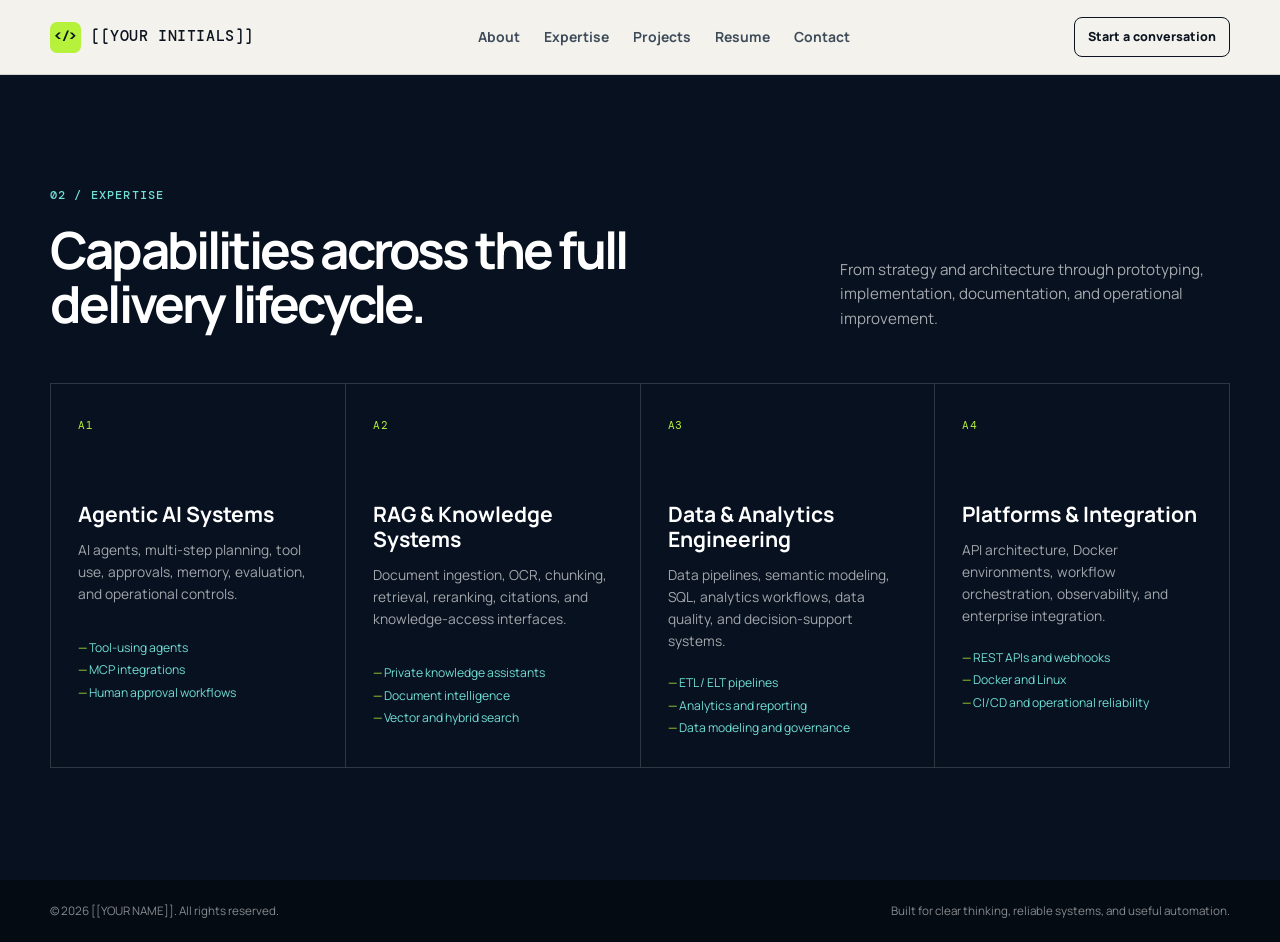
<file: expertise/index.html>
<!doctype html>
<html lang="en">
<head>
  <meta charset="utf-8">
  <meta name="viewport" content="width=device-width, initial-scale=1">
  <meta name="description" content="[[YOUR NAME]] — Agentic AI, data engineering, software architecture, and intelligent workflow automation.">
  <meta name="robots" content="index, follow">
  <meta name="theme-color" content="#07111f">

  <title>[[YOUR NAME]] | Agentic AI & Systems Architecture</title>

  <link rel="preconnect" href="https://fonts.googleapis.com">
  <link rel="preconnect" href="https://fonts.gstatic.com" crossorigin>
  <link href="https://fonts.googleapis.com/css2?family=DM+Mono:wght@400;500&family=Manrope:wght@400;500;600;700;800&display=swap" rel="stylesheet">
  <link rel="stylesheet" href="/styles.css">
</head>

<body>
  <a class="skip-link" href="#main-content">Skip to content</a>

  <header class="site-header">
    <div class="container nav-wrap">
      <a class="brand" href="/" aria-label="Homepage">
        <span class="brand-mark">&lt;/&gt;</span>
        <span>[[YOUR INITIALS]]</span>
      </a>

      <nav class="main-nav" aria-label="Primary navigation">
        <a href="/#about">About</a>
        <a href="/#expertise">Expertise</a>
        <a href="/#projects">Projects</a>
        <a href="/#resume">Resume</a>
        <a href="/#contact">Contact</a>
      </nav>

      <a class="nav-cta" href="/#contact">Start a conversation</a>
    </div>
  </header>

  <main id="main-content">
    <section class="section section-dark" id="expertise">
      <div class="container">
        <div class="section-heading">
          <div>
            <p class="eyebrow">02 / EXPERTISE</p>
            <h2>Capabilities across the full delivery lifecycle.</h2>
          </div>
          <p>
            From strategy and architecture through prototyping, implementation,
            documentation, and operational improvement.
          </p>
        </div>

        <div class="capability-grid">
          <article class="capability-card">
            <span class="card-index">A1</span>
            <h3>Agentic AI Systems</h3>
            <p>AI agents, multi-step planning, tool use, approvals, memory, evaluation, and operational controls.</p>
            <ul>
              <li>Tool-using agents</li>
              <li>MCP integrations</li>
              <li>Human approval workflows</li>
            </ul>
          </article>

          <article class="capability-card">
            <span class="card-index">A2</span>
            <h3>RAG & Knowledge Systems</h3>
            <p>Document ingestion, OCR, chunking, retrieval, reranking, citations, and knowledge-access interfaces.</p>
            <ul>
              <li>Private knowledge assistants</li>
              <li>Document intelligence</li>
              <li>Vector and hybrid search</li>
            </ul>
          </article>

          <article class="capability-card">
            <span class="card-index">A3</span>
            <h3>Data & Analytics Engineering</h3>
            <p>Data pipelines, semantic modeling, SQL, analytics workflows, data quality, and decision-support systems.</p>
            <ul>
              <li>ETL / ELT pipelines</li>
              <li>Analytics and reporting</li>
              <li>Data modeling and governance</li>
            </ul>
          </article>

          <article class="capability-card">
            <span class="card-index">A4</span>
            <h3>Platforms & Integration</h3>
            <p>API architecture, Docker environments, workflow orchestration, observability, and enterprise integration.</p>
            <ul>
              <li>REST APIs and webhooks</li>
              <li>Docker and Linux</li>
              <li>CI/CD and operational reliability</li>
            </ul>
          </article>
        </div>
      </div>
    </section>
  </main>

  <footer class="site-footer">
    <div class="container footer-wrap">
      <p>© <span id="year">2026</span> [[YOUR NAME]]. All rights reserved.</p>
      <p>Built for clear thinking, reliable systems, and useful automation.</p>
    </div>
  </footer>

  <script>
    document.getElementById("year").textContent = new Date().getFullYear();
  </script>
</body>
</html>
</file>
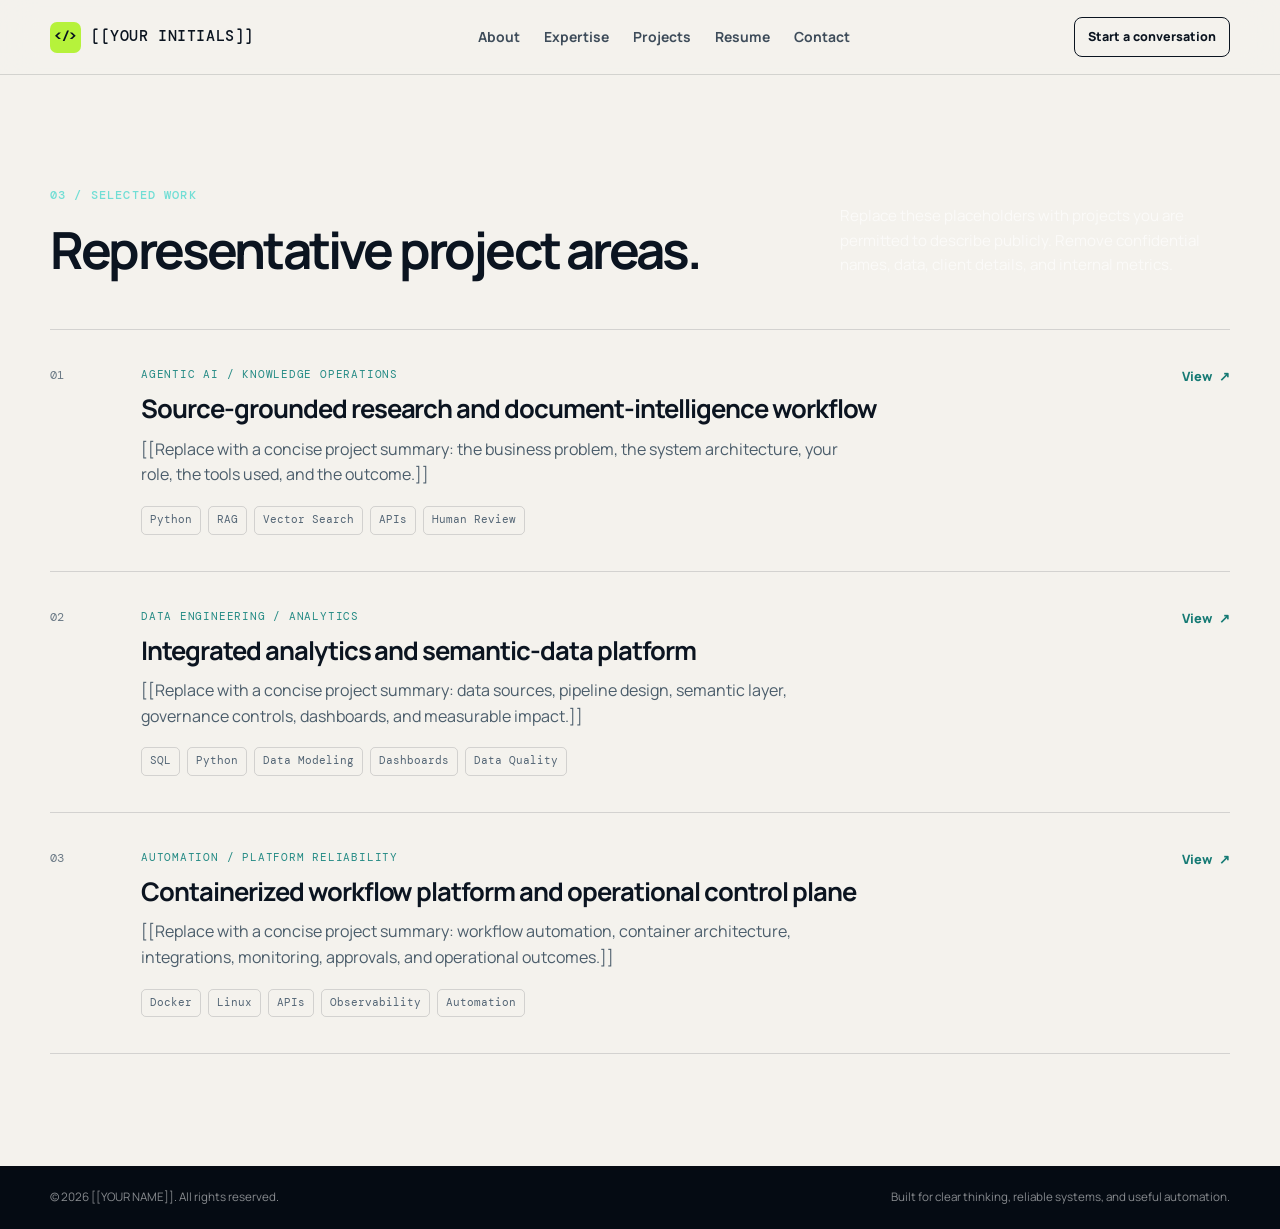
<file: projects/index.html>
<!doctype html>
<html lang="en">
<head>
  <meta charset="utf-8">
  <meta name="viewport" content="width=device-width, initial-scale=1">
  <meta name="description" content="[[YOUR NAME]] — Agentic AI, data engineering, software architecture, and intelligent workflow automation.">
  <meta name="robots" content="index, follow">
  <meta name="theme-color" content="#07111f">

  <title>[[YOUR NAME]] | Agentic AI & Systems Architecture</title>

  <link rel="preconnect" href="https://fonts.googleapis.com">
  <link rel="preconnect" href="https://fonts.gstatic.com" crossorigin>
  <link href="https://fonts.googleapis.com/css2?family=DM+Mono:wght@400;500&family=Manrope:wght@400;500;600;700;800&display=swap" rel="stylesheet">
  <link rel="stylesheet" href="/styles.css">
</head>

<body>
  <a class="skip-link" href="#main-content">Skip to content</a>

  <header class="site-header">
    <div class="container nav-wrap">
      <a class="brand" href="/" aria-label="Homepage">
        <span class="brand-mark">&lt;/&gt;</span>
        <span>[[YOUR INITIALS]]</span>
      </a>

      <nav class="main-nav" aria-label="Primary navigation">
        <a href="/#about">About</a>
        <a href="/#expertise">Expertise</a>
        <a href="/#projects">Projects</a>
        <a href="/#resume">Resume</a>
        <a href="/#contact">Contact</a>
      </nav>

      <a class="nav-cta" href="/#contact">Start a conversation</a>
    </div>
  </header>

  <main id="main-content">
    <section class="section" id="projects">
      <div class="container">
        <div class="section-heading">
          <div>
            <p class="eyebrow">03 / SELECTED WORK</p>
            <h2>Representative project areas.</h2>
          </div>
          <p>
            Replace these placeholders with projects you are permitted to describe publicly.
            Remove confidential names, data, client details, and internal metrics.
          </p>
        </div>

        <div class="project-list">
          <article class="project-card">
            <div class="project-number">01</div>
            <div class="project-content">
              <p class="project-type">AGENTIC AI / KNOWLEDGE OPERATIONS</p>
              <h3>Source-grounded research and document-intelligence workflow</h3>
              <p>
                [[Replace with a concise project summary: the business problem, the system
                architecture, your role, the tools used, and the outcome.]]
              </p>
              <div class="tag-list">
                <span>Python</span>
                <span>RAG</span>
                <span>Vector Search</span>
                <span>APIs</span>
                <span>Human Review</span>
              </div>
            </div>
            <a class="project-link" href="[[PROJECT_URL_1]]" aria-label="View project 1">
              View <span aria-hidden="true">↗</span>
            </a>
          </article>

          <article class="project-card">
            <div class="project-number">02</div>
            <div class="project-content">
              <p class="project-type">DATA ENGINEERING / ANALYTICS</p>
              <h3>Integrated analytics and semantic-data platform</h3>
              <p>
                [[Replace with a concise project summary: data sources, pipeline design,
                semantic layer, governance controls, dashboards, and measurable impact.]]
              </p>
              <div class="tag-list">
                <span>SQL</span>
                <span>Python</span>
                <span>Data Modeling</span>
                <span>Dashboards</span>
                <span>Data Quality</span>
              </div>
            </div>
            <a class="project-link" href="[[PROJECT_URL_2]]" aria-label="View project 2">
              View <span aria-hidden="true">↗</span>
            </a>
          </article>

          <article class="project-card">
            <div class="project-number">03</div>
            <div class="project-content">
              <p class="project-type">AUTOMATION / PLATFORM RELIABILITY</p>
              <h3>Containerized workflow platform and operational control plane</h3>
              <p>
                [[Replace with a concise project summary: workflow automation, container
                architecture, integrations, monitoring, approvals, and operational outcomes.]]
              </p>
              <div class="tag-list">
                <span>Docker</span>
                <span>Linux</span>
                <span>APIs</span>
                <span>Observability</span>
                <span>Automation</span>
              </div>
            </div>
            <a class="project-link" href="[[PROJECT_URL_3]]" aria-label="View project 3">
              View <span aria-hidden="true">↗</span>
            </a>
          </article>
        </div>
      </div>
    </section>
  </main>

  <footer class="site-footer">
    <div class="container footer-wrap">
      <p>© <span id="year">2026</span> [[YOUR NAME]]. All rights reserved.</p>
      <p>Built for clear thinking, reliable systems, and useful automation.</p>
    </div>
  </footer>

  <script>
    document.getElementById("year").textContent = new Date().getFullYear();
  </script>
</body>
</html>
</file>
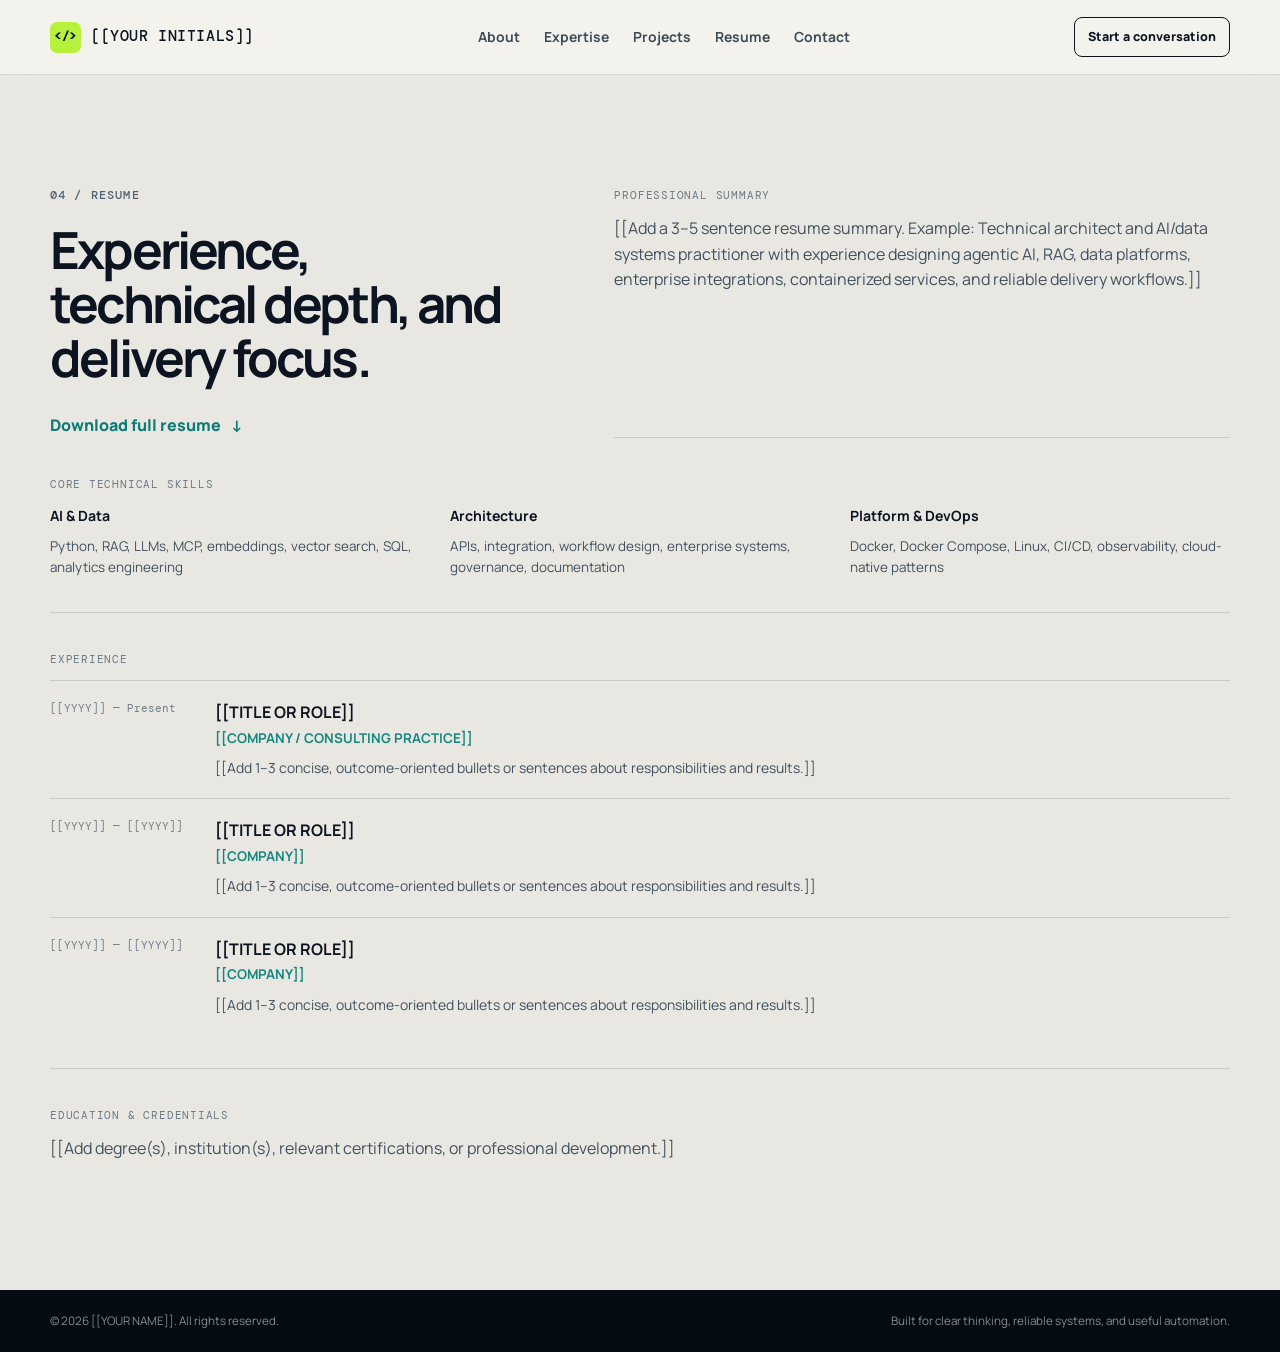
<file: resume/index.html>
<!doctype html>
<html lang="en">
<head>
  <meta charset="utf-8">
  <meta name="viewport" content="width=device-width, initial-scale=1">
  <meta name="description" content="[[YOUR NAME]] — Agentic AI, data engineering, software architecture, and intelligent workflow automation.">
  <meta name="robots" content="index, follow">
  <meta name="theme-color" content="#07111f">

  <title>[[YOUR NAME]] | Agentic AI & Systems Architecture</title>

  <link rel="preconnect" href="https://fonts.googleapis.com">
  <link rel="preconnect" href="https://fonts.gstatic.com" crossorigin>
  <link href="https://fonts.googleapis.com/css2?family=DM+Mono:wght@400;500&family=Manrope:wght@400;500;600;700;800&display=swap" rel="stylesheet">
  <link rel="stylesheet" href="/styles.css">
</head>

<body>
  <a class="skip-link" href="#main-content">Skip to content</a>

  <header class="site-header">
    <div class="container nav-wrap">
      <a class="brand" href="/" aria-label="Homepage">
        <span class="brand-mark">&lt;/&gt;</span>
        <span>[[YOUR INITIALS]]</span>
      </a>

      <nav class="main-nav" aria-label="Primary navigation">
        <a href="/#about">About</a>
        <a href="/#expertise">Expertise</a>
        <a href="/#projects">Projects</a>
        <a href="/#resume">Resume</a>
        <a href="/#contact">Contact</a>
      </nav>

      <a class="nav-cta" href="/#contact">Start a conversation</a>
    </div>
  </header>

  <main id="main-content">
    <section class="section section-alt" id="resume">
      <div class="container two-column">
        <div class="section-intro">
          <p class="eyebrow">04 / RESUME</p>
          <h2>Experience, technical depth, and delivery focus.</h2>
          <a class="text-link" href="/resume.pdf" target="_blank" rel="noopener">
            Download full resume <span aria-hidden="true">↓</span>
          </a>
        </div>

        <div class="section-body resume-content">
          <div class="resume-block">
            <p class="resume-label">Professional summary</p>
            <p>
              [[Add a 3–5 sentence resume summary. Example: Technical architect and AI/data
              systems practitioner with experience designing agentic AI, RAG, data platforms,
              enterprise integrations, containerized services, and reliable delivery workflows.]]
            </p>
          </div>

          <div class="resume-block">
            <p class="resume-label">Core technical skills</p>
            <div class="skill-columns">
              <div>
                <strong>AI & Data</strong>
                <span>Python, RAG, LLMs, MCP, embeddings, vector search, SQL, analytics engineering</span>
              </div>
              <div>
                <strong>Architecture</strong>
                <span>APIs, integration, workflow design, enterprise systems, governance, documentation</span>
              </div>
              <div>
                <strong>Platform & DevOps</strong>
                <span>Docker, Docker Compose, Linux, CI/CD, observability, cloud-native patterns</span>
              </div>
            </div>
          </div>

          <div class="resume-block">
            <p class="resume-label">Experience</p>

            <article class="timeline-item">
              <div class="timeline-date">[[YYYY]] — Present</div>
              <div>
                <h3>[[TITLE OR ROLE]]</h3>
                <p class="timeline-company">[[COMPANY / CONSULTING PRACTICE]]</p>
                <p>[[Add 1–3 concise, outcome-oriented bullets or sentences about responsibilities and results.]]</p>
              </div>
            </article>

            <article class="timeline-item">
              <div class="timeline-date">[[YYYY]] — [[YYYY]]</div>
              <div>
                <h3>[[TITLE OR ROLE]]</h3>
                <p class="timeline-company">[[COMPANY]]</p>
                <p>[[Add 1–3 concise, outcome-oriented bullets or sentences about responsibilities and results.]]</p>
              </div>
            </article>

            <article class="timeline-item">
              <div class="timeline-date">[[YYYY]] — [[YYYY]]</div>
              <div>
                <h3>[[TITLE OR ROLE]]</h3>
                <p class="timeline-company">[[COMPANY]]</p>
                <p>[[Add 1–3 concise, outcome-oriented bullets or sentences about responsibilities and results.]]</p>
              </div>
            </article>
          </div>

          <div class="resume-block">
            <p class="resume-label">Education & credentials</p>
            <p>[[Add degree(s), institution(s), relevant certifications, or professional development.]]</p>
          </div>
        </div>
      </div>
    </section>
  </main>

  <footer class="site-footer">
    <div class="container footer-wrap">
      <p>© <span id="year">2026</span> [[YOUR NAME]]. All rights reserved.</p>
      <p>Built for clear thinking, reliable systems, and useful automation.</p>
    </div>
  </footer>

  <script>
    document.getElementById("year").textContent = new Date().getFullYear();
  </script>
</body>
</html>
</file>
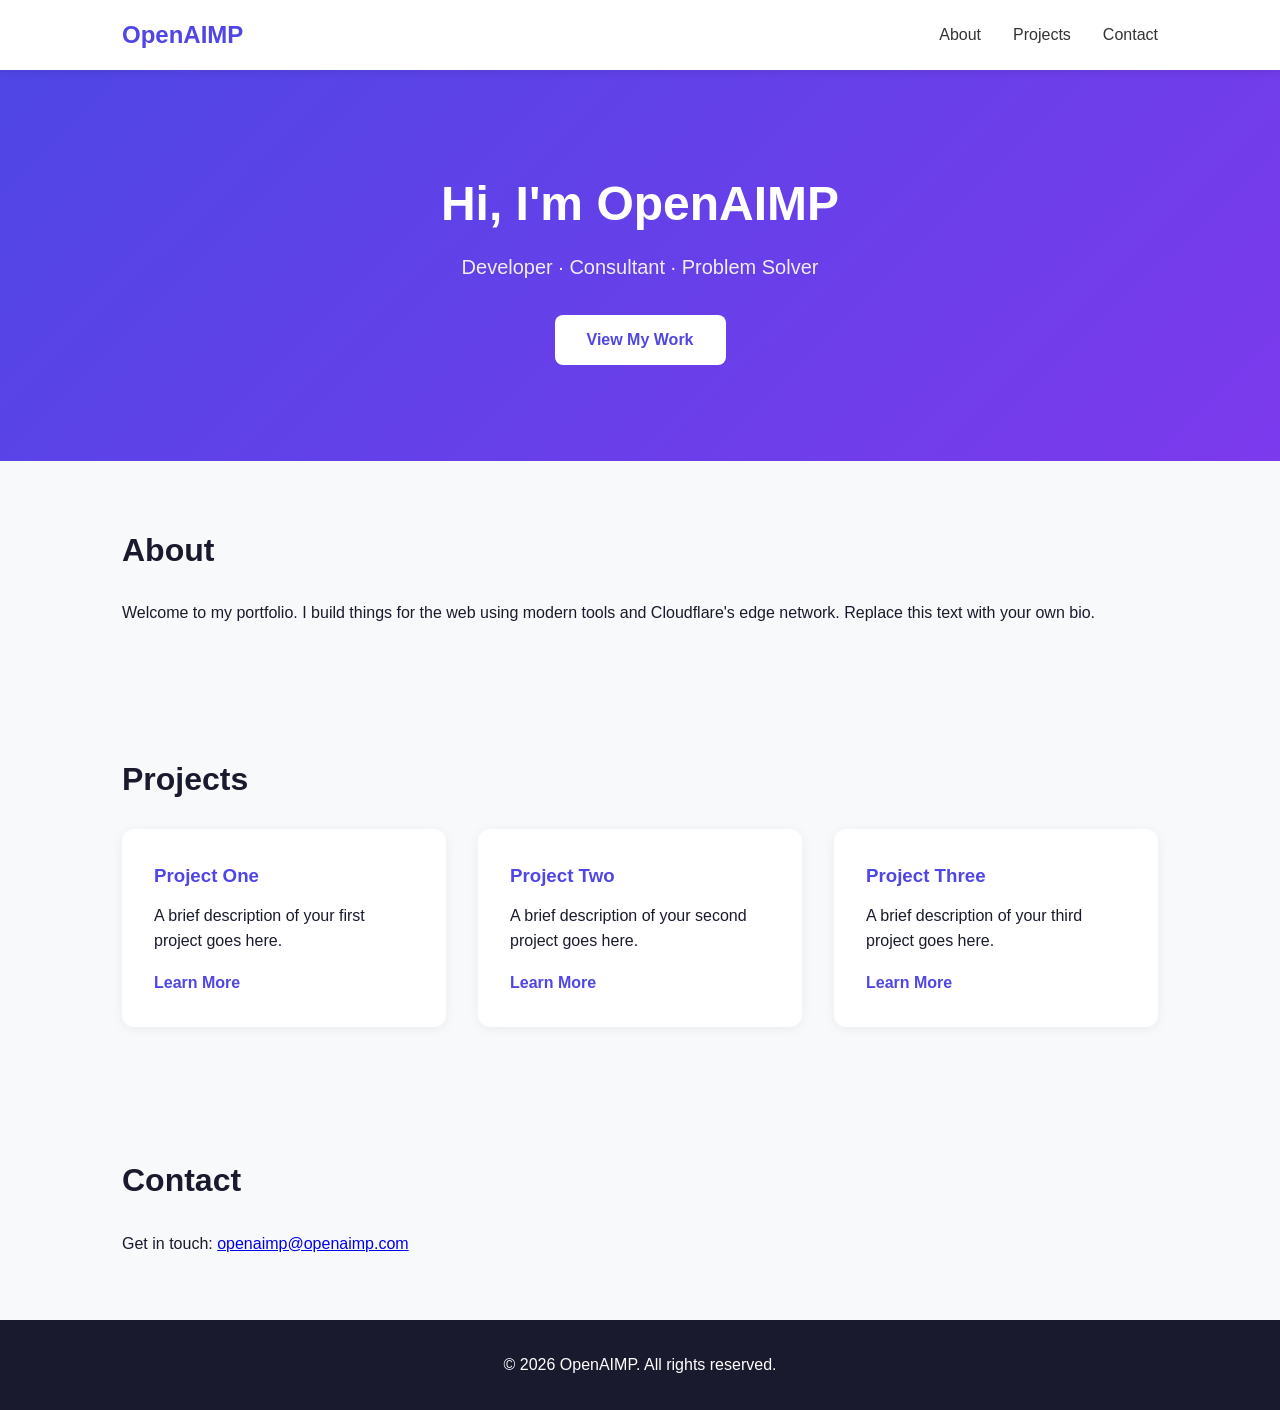
<file: archive/portfolio/index.html>
<!DOCTYPE html>
<html lang="en">
<head>
  <meta charset="UTF-8">
  <meta name="viewport" content="width=device-width, initial-scale=1.0">
  <title>OpenAIMP — Portfolio</title>
  <link rel="stylesheet" href="style.css">
</head>
<body>
  <header>
    <nav>
      <div class="logo">OpenAIMP</div>
      <ul class="nav-links">
        <li><a href="#about">About</a></li>
        <li><a href="#projects">Projects</a></li>
        <li><a href="#contact">Contact</a></li>
      </ul>
    </nav>
  </header>

  <section class="hero">
    <h1>Hi, I'm OpenAIMP</h1>
    <p>Developer · Consultant · Problem Solver</p>
    <a href="#projects" class="btn">View My Work</a>
  </section>

  <section id="about" class="section">
    <h2>About</h2>
    <p>Welcome to my portfolio. I build things for the web using modern tools and Cloudflare's edge network. Replace this text with your own bio.</p>
  </section>

  <section id="projects" class="section">
    <h2>Projects</h2>
    <div class="project-grid">
      <div class="project-card">
        <h3>Project One</h3>
        <p>A brief description of your first project goes here.</p>
        <a href="#" class="btn-small">Learn More</a>
      </div>
      <div class="project-card">
        <h3>Project Two</h3>
        <p>A brief description of your second project goes here.</p>
        <a href="#" class="btn-small">Learn More</a>
      </div>
      <div class="project-card">
        <h3>Project Three</h3>
        <p>A brief description of your third project goes here.</p>
        <a href="#" class="btn-small">Learn More</a>
      </div>
    </div>
  </section>

  <section id="contact" class="section">
    <h2>Contact</h2>
    <p>Get in touch: <a href="mailto:openaimp@openaimp.com">openaimp@openaimp.com</a></p>
  </section>

  <footer>
    <p>&copy; 2026 OpenAIMP. All rights reserved.</p>
  </footer>
</body>
</html>
</file>
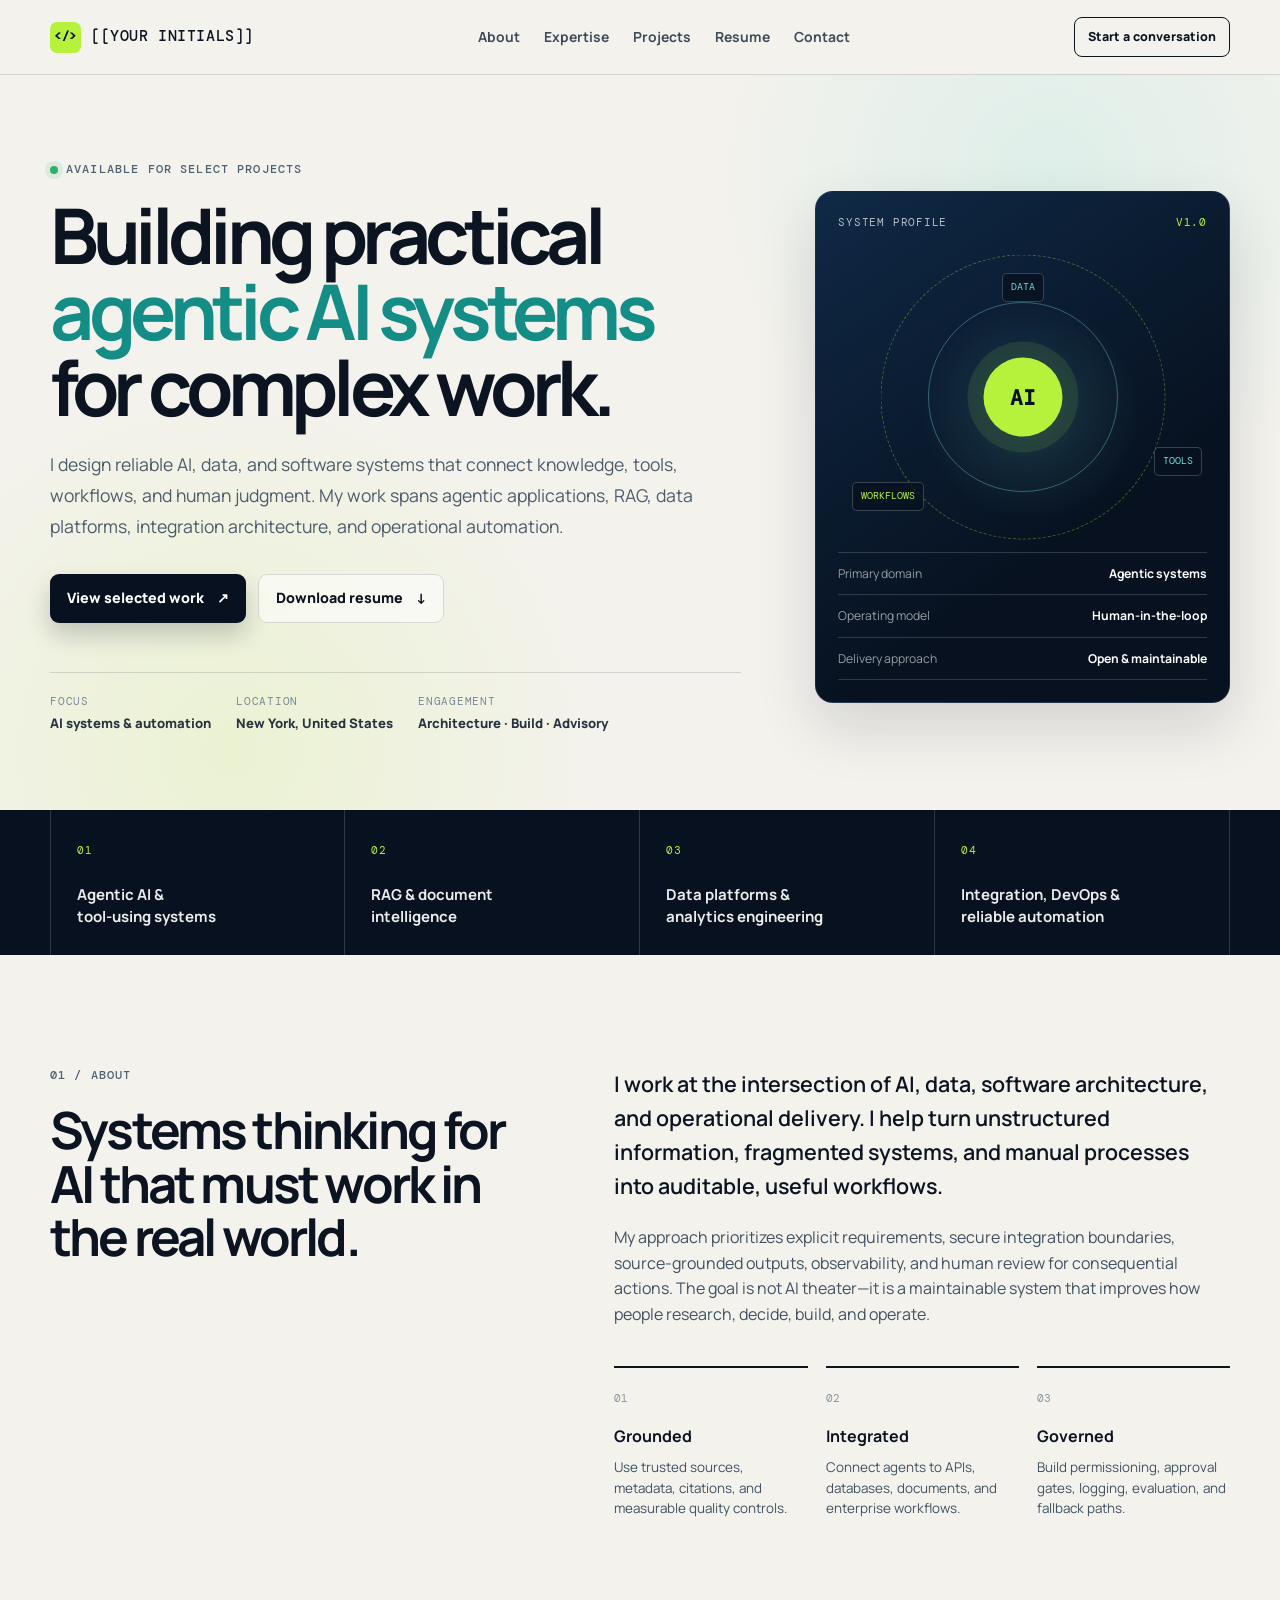
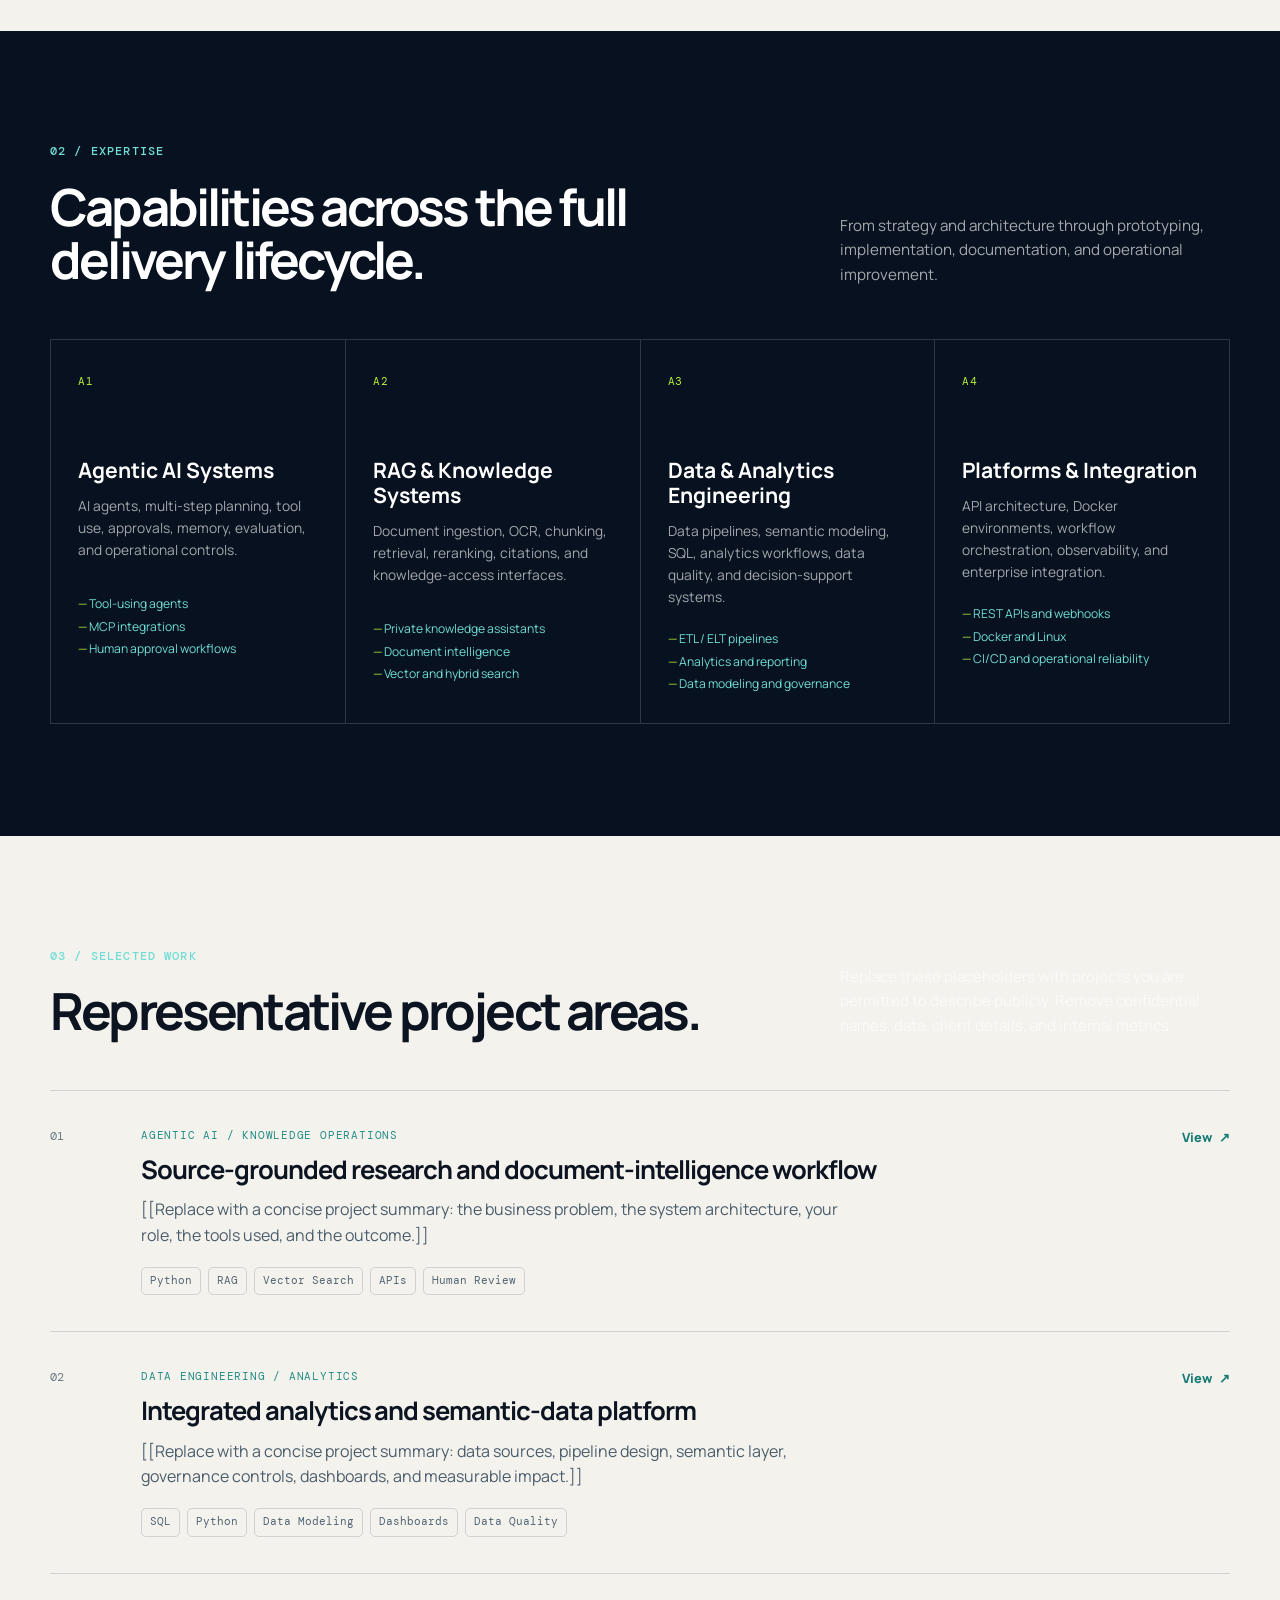
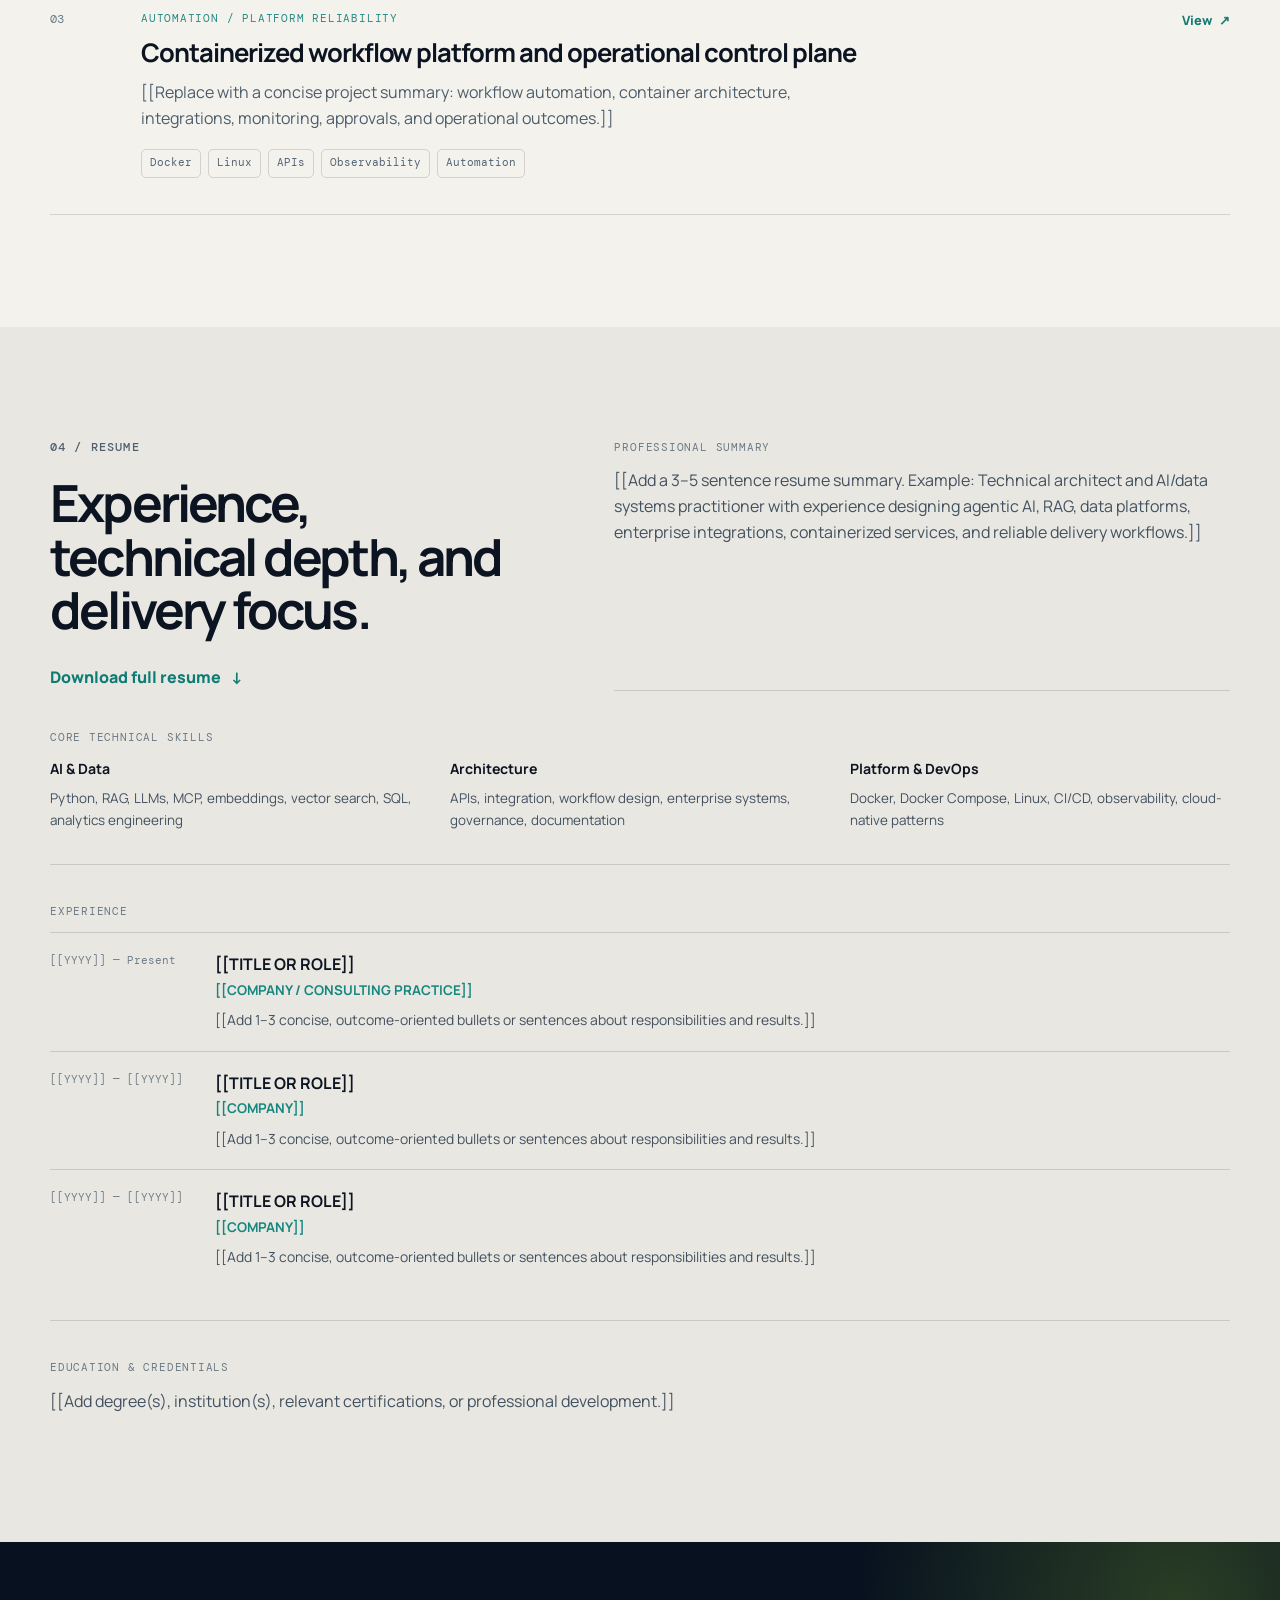
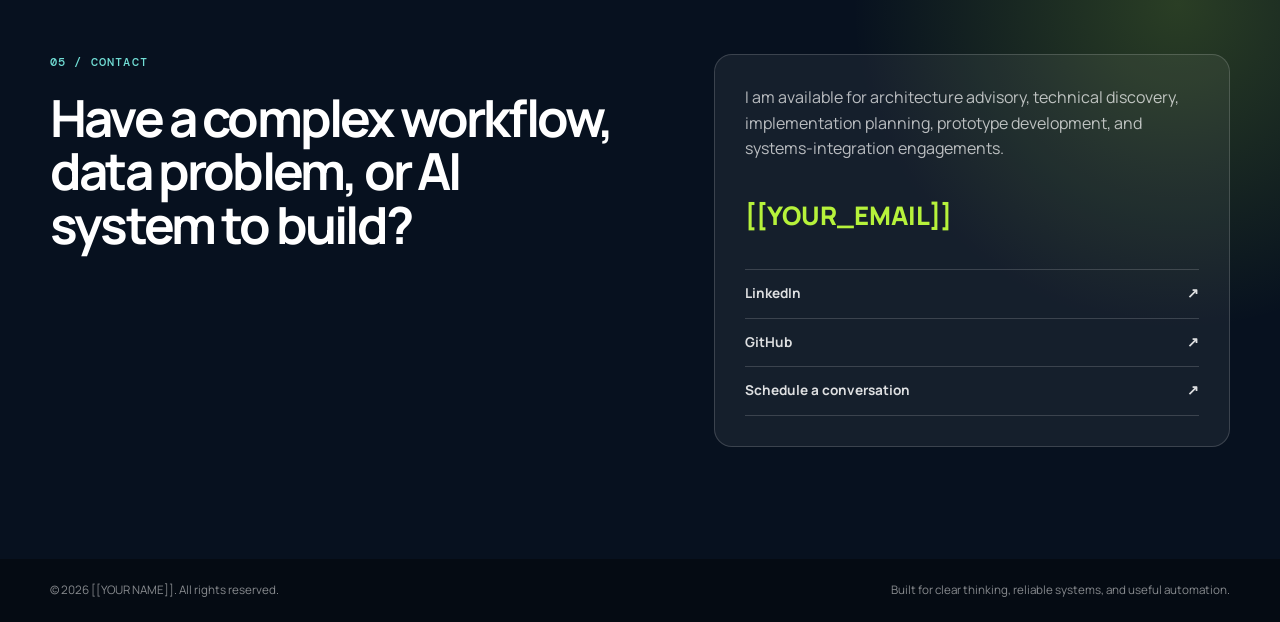
<file: archive/v0/index.html>
<!doctype html>
<html lang="en">
<head>
  <meta charset="utf-8">
  <meta name="viewport" content="width=device-width, initial-scale=1">
  <meta name="description" content="[[YOUR NAME]] — Agentic AI, data engineering, software architecture, and intelligent workflow automation.">
  <meta name="robots" content="index, follow">
  <meta name="theme-color" content="#07111f">

  <title>[[YOUR NAME]] | Agentic AI & Systems Architecture</title>

  <link rel="preconnect" href="https://fonts.googleapis.com">
  <link rel="preconnect" href="https://fonts.gstatic.com" crossorigin>
  <link href="https://fonts.googleapis.com/css2?family=DM+Mono:wght@400;500&family=Manrope:wght@400;500;600;700;800&display=swap" rel="stylesheet">
  <link rel="stylesheet" href="/styles.css">
</head>

<body>
  <a class="skip-link" href="#main-content">Skip to content</a>

  <header class="site-header">
    <div class="container nav-wrap">
      <a class="brand" href="#top" aria-label="Homepage">
        <span class="brand-mark">&lt;/&gt;</span>
        <span>[[YOUR INITIALS]]</span>
      </a>

      <nav class="main-nav" aria-label="Primary navigation">
        <a href="#about">About</a>
        <a href="#expertise">Expertise</a>
        <a href="#projects">Projects</a>
        <a href="#resume">Resume</a>
        <a href="#contact">Contact</a>
      </nav>

      <a class="nav-cta" href="#contact">Start a conversation</a>
    </div>
  </header>

  <main id="main-content">
    <section class="hero" id="top">
      <div class="container hero-grid">
        <div class="hero-copy">
          <p class="eyebrow">
            <span class="status-dot"></span>
            AVAILABLE FOR SELECT PROJECTS
          </p>

          <h1>
            Building practical
            <span>agentic AI systems</span>
            for complex work.
          </h1>

          <p class="hero-summary">
            I design reliable AI, data, and software systems that connect knowledge,
            tools, workflows, and human judgment. My work spans agentic applications,
            RAG, data platforms, integration architecture, and operational automation.
          </p>

          <div class="hero-actions">
            <a class="button button-primary" href="#projects">
              View selected work
              <span aria-hidden="true">↗</span>
            </a>

            <a class="button button-secondary" href="resume.pdf" target="_blank" rel="noopener">
              Download resume
              <span aria-hidden="true">↓</span>
            </a>
          </div>

          <div class="hero-meta">
            <div>
              <span class="meta-label">Focus</span>
              <span class="meta-value">AI systems & automation</span>
            </div>
            <div>
              <span class="meta-label">Location</span>
              <span class="meta-value">New York, United States</span>
            </div>
            <div>
              <span class="meta-label">Engagement</span>
              <span class="meta-value">Architecture · Build · Advisory</span>
            </div>
          </div>
        </div>

        <aside class="hero-panel" aria-label="Professional summary">
          <div class="panel-topline">
            <span>System profile</span>
            <span class="panel-code">v1.0</span>
          </div>

          <div class="profile-orbit" aria-hidden="true">
            <div class="orbit orbit-one"></div>
            <div class="orbit orbit-two"></div>
            <div class="core-node">AI</div>
            <span class="node node-a">DATA</span>
            <span class="node node-b">TOOLS</span>
            <span class="node node-c">WORKFLOWS</span>
          </div>

          <div class="panel-details">
            <div class="detail-row">
              <span>Primary domain</span>
              <strong>Agentic systems</strong>
            </div>
            <div class="detail-row">
              <span>Operating model</span>
              <strong>Human-in-the-loop</strong>
            </div>
            <div class="detail-row">
              <span>Delivery approach</span>
              <strong>Open & maintainable</strong>
            </div>
          </div>
        </aside>
      </div>
    </section>

    <section class="proof-strip" aria-label="Core capabilities">
      <div class="container proof-grid">
        <div>
          <span class="proof-number">01</span>
          <p>Agentic AI &<br>tool-using systems</p>
        </div>
        <div>
          <span class="proof-number">02</span>
          <p>RAG & document<br>intelligence</p>
        </div>
        <div>
          <span class="proof-number">03</span>
          <p>Data platforms &<br>analytics engineering</p>
        </div>
        <div>
          <span class="proof-number">04</span>
          <p>Integration, DevOps &<br>reliable automation</p>
        </div>
      </div>
    </section>

    <section class="section" id="about">
      <div class="container two-column">
        <div class="section-intro">
          <p class="eyebrow">01 / ABOUT</p>
          <h2>Systems thinking for AI that must work in the real world.</h2>
        </div>

        <div class="section-body">
          <p class="lead">
            I work at the intersection of AI, data, software architecture, and operational delivery.
            I help turn unstructured information, fragmented systems, and manual processes into
            auditable, useful workflows.
          </p>

          <p>
            My approach prioritizes explicit requirements, secure integration boundaries,
            source-grounded outputs, observability, and human review for consequential actions.
            The goal is not AI theater—it is a maintainable system that improves how people
            research, decide, build, and operate.
          </p>

          <div class="principles">
            <article>
              <span>01</span>
              <h3>Grounded</h3>
              <p>Use trusted sources, metadata, citations, and measurable quality controls.</p>
            </article>
            <article>
              <span>02</span>
              <h3>Integrated</h3>
              <p>Connect agents to APIs, databases, documents, and enterprise workflows.</p>
            </article>
            <article>
              <span>03</span>
              <h3>Governed</h3>
              <p>Build permissioning, approval gates, logging, evaluation, and fallback paths.</p>
            </article>
          </div>
        </div>
      </div>
    </section>

    <section class="section section-dark" id="expertise">
      <div class="container">
        <div class="section-heading">
          <div>
            <p class="eyebrow">02 / EXPERTISE</p>
            <h2>Capabilities across the full delivery lifecycle.</h2>
          </div>
          <p>
            From strategy and architecture through prototyping, implementation,
            documentation, and operational improvement.
          </p>
        </div>

        <div class="capability-grid">
          <article class="capability-card">
            <span class="card-index">A1</span>
            <h3>Agentic AI Systems</h3>
            <p>AI agents, multi-step planning, tool use, approvals, memory, evaluation, and operational controls.</p>
            <ul>
              <li>Tool-using agents</li>
              <li>MCP integrations</li>
              <li>Human approval workflows</li>
            </ul>
          </article>

          <article class="capability-card">
            <span class="card-index">A2</span>
            <h3>RAG & Knowledge Systems</h3>
            <p>Document ingestion, OCR, chunking, retrieval, reranking, citations, and knowledge-access interfaces.</p>
            <ul>
              <li>Private knowledge assistants</li>
              <li>Document intelligence</li>
              <li>Vector and hybrid search</li>
            </ul>
          </article>

          <article class="capability-card">
            <span class="card-index">A3</span>
            <h3>Data & Analytics Engineering</h3>
            <p>Data pipelines, semantic modeling, SQL, analytics workflows, data quality, and decision-support systems.</p>
            <ul>
              <li>ETL / ELT pipelines</li>
              <li>Analytics and reporting</li>
              <li>Data modeling and governance</li>
            </ul>
          </article>

          <article class="capability-card">
            <span class="card-index">A4</span>
            <h3>Platforms & Integration</h3>
            <p>API architecture, Docker environments, workflow orchestration, observability, and enterprise integration.</p>
            <ul>
              <li>REST APIs and webhooks</li>
              <li>Docker and Linux</li>
              <li>CI/CD and operational reliability</li>
            </ul>
          </article>
        </div>
      </div>
    </section>

    <section class="section" id="projects">
      <div class="container">
        <div class="section-heading">
          <div>
            <p class="eyebrow">03 / SELECTED WORK</p>
            <h2>Representative project areas.</h2>
          </div>
          <p>
            Replace these placeholders with projects you are permitted to describe publicly.
            Remove confidential names, data, client details, and internal metrics.
          </p>
        </div>

        <div class="project-list">
          <article class="project-card">
            <div class="project-number">01</div>
            <div class="project-content">
              <p class="project-type">AGENTIC AI / KNOWLEDGE OPERATIONS</p>
              <h3>Source-grounded research and document-intelligence workflow</h3>
              <p>
                [[Replace with a concise project summary: the business problem, the system
                architecture, your role, the tools used, and the outcome.]]
              </p>
              <div class="tag-list">
                <span>Python</span>
                <span>RAG</span>
                <span>Vector Search</span>
                <span>APIs</span>
                <span>Human Review</span>
              </div>
            </div>
            <a class="project-link" href="[[PROJECT_URL_1]]" aria-label="View project 1">
              View <span aria-hidden="true">↗</span>
            </a>
          </article>

          <article class="project-card">
            <div class="project-number">02</div>
            <div class="project-content">
              <p class="project-type">DATA ENGINEERING / ANALYTICS</p>
              <h3>Integrated analytics and semantic-data platform</h3>
              <p>
                [[Replace with a concise project summary: data sources, pipeline design,
                semantic layer, governance controls, dashboards, and measurable impact.]]
              </p>
              <div class="tag-list">
                <span>SQL</span>
                <span>Python</span>
                <span>Data Modeling</span>
                <span>Dashboards</span>
                <span>Data Quality</span>
              </div>
            </div>
            <a class="project-link" href="[[PROJECT_URL_2]]" aria-label="View project 2">
              View <span aria-hidden="true">↗</span>
            </a>
          </article>

          <article class="project-card">
            <div class="project-number">03</div>
            <div class="project-content">
              <p class="project-type">AUTOMATION / PLATFORM RELIABILITY</p>
              <h3>Containerized workflow platform and operational control plane</h3>
              <p>
                [[Replace with a concise project summary: workflow automation, container
                architecture, integrations, monitoring, approvals, and operational outcomes.]]
              </p>
              <div class="tag-list">
                <span>Docker</span>
                <span>Linux</span>
                <span>APIs</span>
                <span>Observability</span>
                <span>Automation</span>
              </div>
            </div>
            <a class="project-link" href="[[PROJECT_URL_3]]" aria-label="View project 3">
              View <span aria-hidden="true">↗</span>
            </a>
          </article>
        </div>
      </div>
    </section>

    <section class="section section-alt" id="resume">
      <div class="container two-column">
        <div class="section-intro">
          <p class="eyebrow">04 / RESUME</p>
          <h2>Experience, technical depth, and delivery focus.</h2>
          <a class="text-link" href="resume.pdf" target="_blank" rel="noopener">
            Download full resume <span aria-hidden="true">↓</span>
          </a>
        </div>

        <div class="section-body resume-content">
          <div class="resume-block">
            <p class="resume-label">Professional summary</p>
            <p>
              [[Add a 3–5 sentence resume summary. Example: Technical architect and AI/data
              systems practitioner with experience designing agentic AI, RAG, data platforms,
              enterprise integrations, containerized services, and reliable delivery workflows.]]
            </p>
          </div>

          <div class="resume-block">
            <p class="resume-label">Core technical skills</p>
            <div class="skill-columns">
              <div>
                <strong>AI & Data</strong>
                <span>Python, RAG, LLMs, MCP, embeddings, vector search, SQL, analytics engineering</span>
              </div>
              <div>
                <strong>Architecture</strong>
                <span>APIs, integration, workflow design, enterprise systems, governance, documentation</span>
              </div>
              <div>
                <strong>Platform & DevOps</strong>
                <span>Docker, Docker Compose, Linux, CI/CD, observability, cloud-native patterns</span>
              </div>
            </div>
          </div>

          <div class="resume-block">
            <p class="resume-label">Experience</p>

            <article class="timeline-item">
              <div class="timeline-date">[[YYYY]] — Present</div>
              <div>
                <h3>[[TITLE OR ROLE]]</h3>
                <p class="timeline-company">[[COMPANY / CONSULTING PRACTICE]]</p>
                <p>[[Add 1–3 concise, outcome-oriented bullets or sentences about responsibilities and results.]]</p>
              </div>
            </article>

            <article class="timeline-item">
              <div class="timeline-date">[[YYYY]] — [[YYYY]]</div>
              <div>
                <h3>[[TITLE OR ROLE]]</h3>
                <p class="timeline-company">[[COMPANY]]</p>
                <p>[[Add 1–3 concise, outcome-oriented bullets or sentences about responsibilities and results.]]</p>
              </div>
            </article>

            <article class="timeline-item">
              <div class="timeline-date">[[YYYY]] — [[YYYY]]</div>
              <div>
                <h3>[[TITLE OR ROLE]]</h3>
                <p class="timeline-company">[[COMPANY]]</p>
                <p>[[Add 1–3 concise, outcome-oriented bullets or sentences about responsibilities and results.]]</p>
              </div>
            </article>
          </div>

          <div class="resume-block">
            <p class="resume-label">Education & credentials</p>
            <p>[[Add degree(s), institution(s), relevant certifications, or professional development.]]</p>
          </div>
        </div>
      </div>
    </section>

    <section class="section contact-section" id="contact">
      <div class="container contact-grid">
        <div>
          <p class="eyebrow">05 / CONTACT</p>
          <h2>Have a complex workflow, data problem, or AI system to build?</h2>
        </div>

        <div class="contact-card">
          <p>
            I am available for architecture advisory, technical discovery, implementation
            planning, prototype development, and systems-integration engagements.
          </p>

          <a class="contact-email" href="mailto:[[YOUR_EMAIL]]">[[YOUR_EMAIL]]</a>

          <div class="contact-links">
            <a href="https://www.linkedin.com/in/xaimpl" target="_blank" rel="noopener">
              LinkedIn <span aria-hidden="true">↗</span>
            </a>
            <a href="[[GITHUB_URL]]" target="_blank" rel="noopener">
              GitHub <span aria-hidden="true">↗</span>
            </a>
            <a href="[[CALENDAR_OR_CONTACT_URL]]" target="_blank" rel="noopener">
              Schedule a conversation <span aria-hidden="true">↗</span>
            </a>
          </div>
        </div>
      </div>
    </section>
  </main>

  <footer class="site-footer">
    <div class="container footer-wrap">
      <p>© <span id="year">2026</span> [[YOUR NAME]]. All rights reserved.</p>
      <p>Built for clear thinking, reliable systems, and useful automation.</p>
    </div>
  </footer>

  <script>
    document.getElementById("year").textContent = new Date().getFullYear();
  </script>
</body>
</html>
</file>
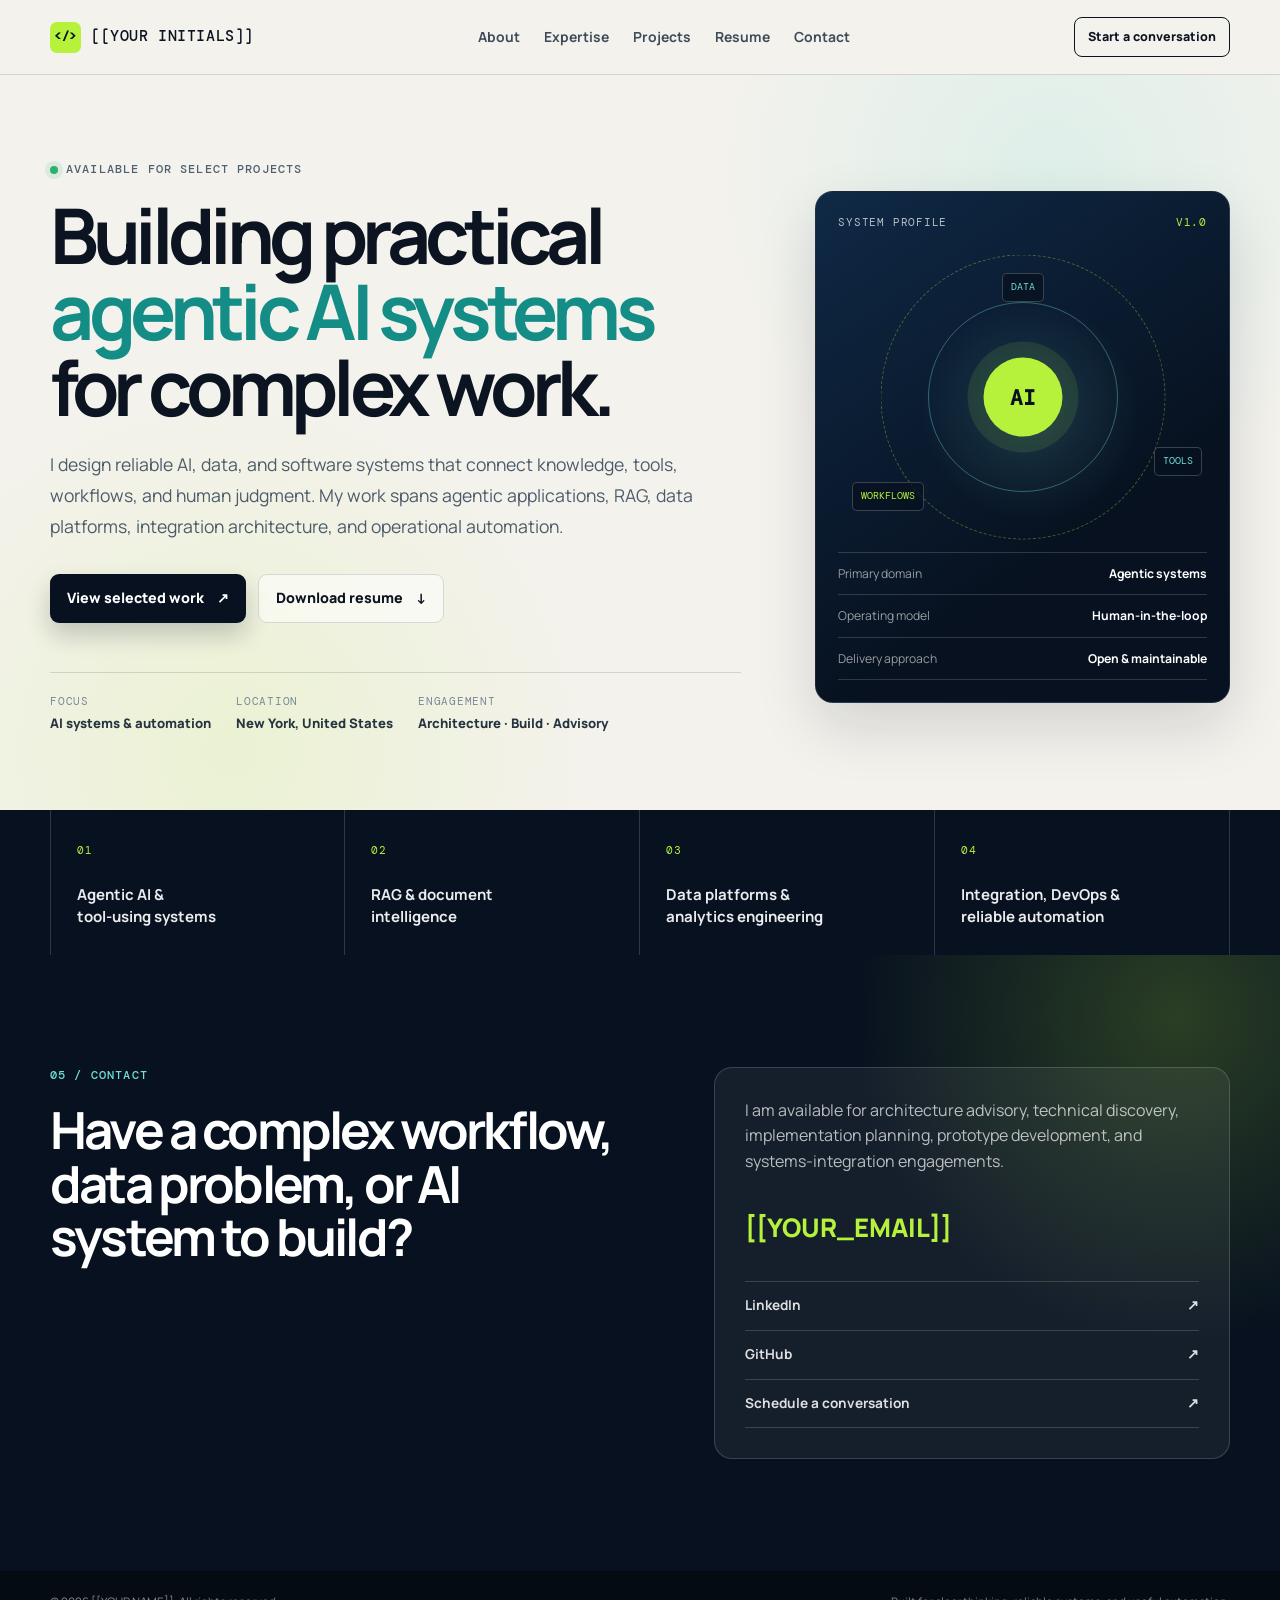
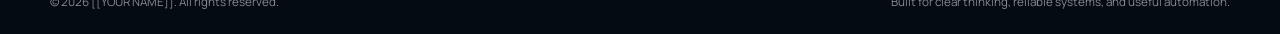
<file: archive/v1/index.html>
<!doctype html>
<html lang="en">
<head>
  <meta charset="utf-8">
  <meta name="viewport" content="width=device-width, initial-scale=1">
  <meta name="description" content="[[YOUR NAME]] — Agentic AI, data engineering, software architecture, and intelligent workflow automation.">
  <meta name="robots" content="index, follow">
  <meta name="theme-color" content="#07111f">

  <title>[[YOUR NAME]] | Agentic AI & Systems Architecture</title>

  <link rel="preconnect" href="https://fonts.googleapis.com">
  <link rel="preconnect" href="https://fonts.gstatic.com" crossorigin>
  <link href="https://fonts.googleapis.com/css2?family=DM+Mono:wght@400;500&family=Manrope:wght@400;500;600;700;800&display=swap" rel="stylesheet">
  <link rel="stylesheet" href="/archive/v1/styles.css">
</head>

<body>
  <a class="skip-link" href="#main-content">Skip to content</a>

  <header class="site-header">
    <div class="container nav-wrap">
      <a class="brand" href="/archive/v1/" aria-label="Homepage">
        <span class="brand-mark">&lt;/&gt;</span>
        <span>[[YOUR INITIALS]]</span>
      </a>

      <nav class="main-nav" aria-label="Primary navigation">
        <a href="/archive/v1/about/">About</a>
        <a href="/archive/v1/expertise/">Expertise</a>
        <a href="/archive/v1/projects/">Projects</a>
        <a href="/archive/v1/resume/">Resume</a>
        <a href="/archive/v1/contact/">Contact</a>
      </nav>

      <a class="nav-cta" href="/archive/v1/contact/">Start a conversation</a>
    </div>
  </header>

  <main id="main-content">
    <section class="hero" id="top">
      <div class="container hero-grid">
        <div class="hero-copy">
          <p class="eyebrow">
            <span class="status-dot"></span>
            AVAILABLE FOR SELECT PROJECTS
          </p>

          <h1>
            Building practical
            <span>agentic AI systems</span>
            for complex work.
          </h1>

          <p class="hero-summary">
            I design reliable AI, data, and software systems that connect knowledge,
            tools, workflows, and human judgment. My work spans agentic applications,
            RAG, data platforms, integration architecture, and operational automation.
          </p>

          <div class="hero-actions">
            <a class="button button-primary" href="/archive/v1/projects/">
              View selected work
              <span aria-hidden="true">↗</span>
            </a>

            <a class="button button-secondary" href="/resume.pdf" target="_blank" rel="noopener">
              Download resume
              <span aria-hidden="true">↓</span>
            </a>
          </div>

          <div class="hero-meta">
            <div>
              <span class="meta-label">Focus</span>
              <span class="meta-value">AI systems & automation</span>
            </div>
            <div>
              <span class="meta-label">Location</span>
              <span class="meta-value">New York, United States</span>
            </div>
            <div>
              <span class="meta-label">Engagement</span>
              <span class="meta-value">Architecture · Build · Advisory</span>
            </div>
          </div>
        </div>

        <aside class="hero-panel" aria-label="Professional summary">
          <div class="panel-topline">
            <span>System profile</span>
            <span class="panel-code">v1.0</span>
          </div>

          <div class="profile-orbit" aria-hidden="true">
            <div class="orbit orbit-one"></div>
            <div class="orbit orbit-two"></div>
            <div class="core-node">AI</div>
            <span class="node node-a">DATA</span>
            <span class="node node-b">TOOLS</span>
            <span class="node node-c">WORKFLOWS</span>
          </div>

          <div class="panel-details">
            <div class="detail-row">
              <span>Primary domain</span>
              <strong>Agentic systems</strong>
            </div>
            <div class="detail-row">
              <span>Operating model</span>
              <strong>Human-in-the-loop</strong>
            </div>
            <div class="detail-row">
              <span>Delivery approach</span>
              <strong>Open & maintainable</strong>
            </div>
          </div>
        </aside>
      </div>
    </section>

    <section class="proof-strip" aria-label="Core capabilities">
      <div class="container proof-grid">
        <div>
          <span class="proof-number">01</span>
          <p>Agentic AI &<br>tool-using systems</p>
        </div>
        <div>
          <span class="proof-number">02</span>
          <p>RAG & document<br>intelligence</p>
        </div>
        <div>
          <span class="proof-number">03</span>
          <p>Data platforms &<br>analytics engineering</p>
        </div>
        <div>
          <span class="proof-number">04</span>
          <p>Integration, DevOps &<br>reliable automation</p>
        </div>
      </div>
    </section>

    <section class="section contact-section" id="contact">
      <div class="container contact-grid">
        <div>
          <p class="eyebrow">05 / CONTACT</p>
          <h2>Have a complex workflow, data problem, or AI system to build?</h2>
        </div>

        <div class="contact-card">
          <p>
            I am available for architecture advisory, technical discovery, implementation
            planning, prototype development, and systems-integration engagements.
          </p>

          <a class="contact-email" href="mailto:[[YOUR_EMAIL]]">[[YOUR_EMAIL]]</a>

          <div class="contact-links">
            <a href="https://www.linkedin.com/in/xaimpl" target="_blank" rel="noopener">
              LinkedIn <span aria-hidden="true">↗</span>
            </a>
            <a href="[[GITHUB_URL]]" target="_blank" rel="noopener">
              GitHub <span aria-hidden="true">↗</span>
            </a>
            <a href="[[CALENDAR_OR_CONTACT_URL]]" target="_blank" rel="noopener">
              Schedule a conversation <span aria-hidden="true">↗</span>
            </a>
          </div>
        </div>
      </div>
    </section>
  </main>

  <footer class="site-footer">
    <div class="container footer-wrap">
      <p>© <span id="year">2026</span> [[YOUR NAME]]. All rights reserved.</p>
      <p>Built for clear thinking, reliable systems, and useful automation.</p>
    </div>
  </footer>

  <script>
    document.getElementById("year").textContent = new Date().getFullYear();
  </script>
</body>
</html>
</file>
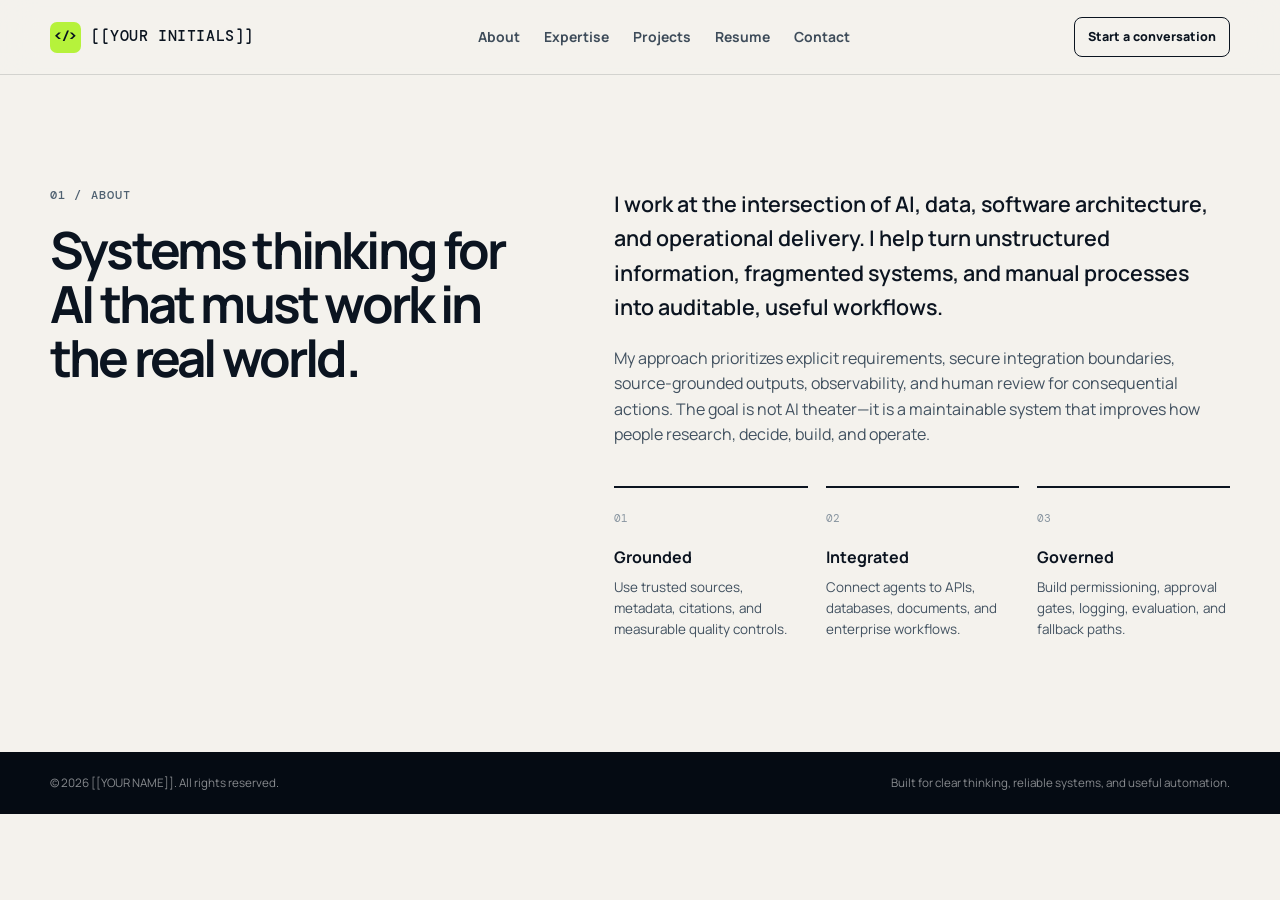
<file: archive/v1/about/index.html>
<!doctype html>
<html lang="en">
<head>
  <meta charset="utf-8">
  <meta name="viewport" content="width=device-width, initial-scale=1">
  <meta name="description" content="[[YOUR NAME]] — Agentic AI, data engineering, software architecture, and intelligent workflow automation.">
  <meta name="robots" content="index, follow">
  <meta name="theme-color" content="#07111f">

  <title>[[YOUR NAME]] | Agentic AI & Systems Architecture</title>

  <link rel="preconnect" href="https://fonts.googleapis.com">
  <link rel="preconnect" href="https://fonts.gstatic.com" crossorigin>
  <link href="https://fonts.googleapis.com/css2?family=DM+Mono:wght@400;500&family=Manrope:wght@400;500;600;700;800&display=swap" rel="stylesheet">
  <link rel="stylesheet" href="/styles.css">
</head>

<body>
  <a class="skip-link" href="#main-content">Skip to content</a>

  <header class="site-header">
    <div class="container nav-wrap">
      <a class="brand" href="/archive/v1/" aria-label="Homepage">
        <span class="brand-mark">&lt;/&gt;</span>
        <span>[[YOUR INITIALS]]</span>
      </a>

      <nav class="main-nav" aria-label="Primary navigation">
        <a href="/archive/v1/about/">About</a>
        <a href="/archive/v1/expertise/">Expertise</a>
        <a href="/archive/v1/projects/">Projects</a>
        <a href="/archive/v1/resume/">Resume</a>
        <a href="/archive/v1/contact/">Contact</a>
      </nav>

      <a class="nav-cta" href="/archive/v1/contact/">Start a conversation</a>
    </div>
  </header>

  <main id="main-content">
    <section class="section" id="about">
      <div class="container two-column">
        <div class="section-intro">
          <p class="eyebrow">01 / ABOUT</p>
          <h2>Systems thinking for AI that must work in the real world.</h2>
        </div>

        <div class="section-body">
          <p class="lead">
            I work at the intersection of AI, data, software architecture, and operational delivery.
            I help turn unstructured information, fragmented systems, and manual processes into
            auditable, useful workflows.
          </p>

          <p>
            My approach prioritizes explicit requirements, secure integration boundaries,
            source-grounded outputs, observability, and human review for consequential actions.
            The goal is not AI theater—it is a maintainable system that improves how people
            research, decide, build, and operate.
          </p>

          <div class="principles">
            <article>
              <span>01</span>
              <h3>Grounded</h3>
              <p>Use trusted sources, metadata, citations, and measurable quality controls.</p>
            </article>
            <article>
              <span>02</span>
              <h3>Integrated</h3>
              <p>Connect agents to APIs, databases, documents, and enterprise workflows.</p>
            </article>
            <article>
              <span>03</span>
              <h3>Governed</h3>
              <p>Build permissioning, approval gates, logging, evaluation, and fallback paths.</p>
            </article>
          </div>
        </div>
      </div>
    </section>
  </main>

  <footer class="site-footer">
    <div class="container footer-wrap">
      <p>© <span id="year">2026</span> [[YOUR NAME]]. All rights reserved.</p>
      <p>Built for clear thinking, reliable systems, and useful automation.</p>
    </div>
  </footer>

  <script>
    document.getElementById("year").textContent = new Date().getFullYear();
  </script>
</body>
</html>
</file>
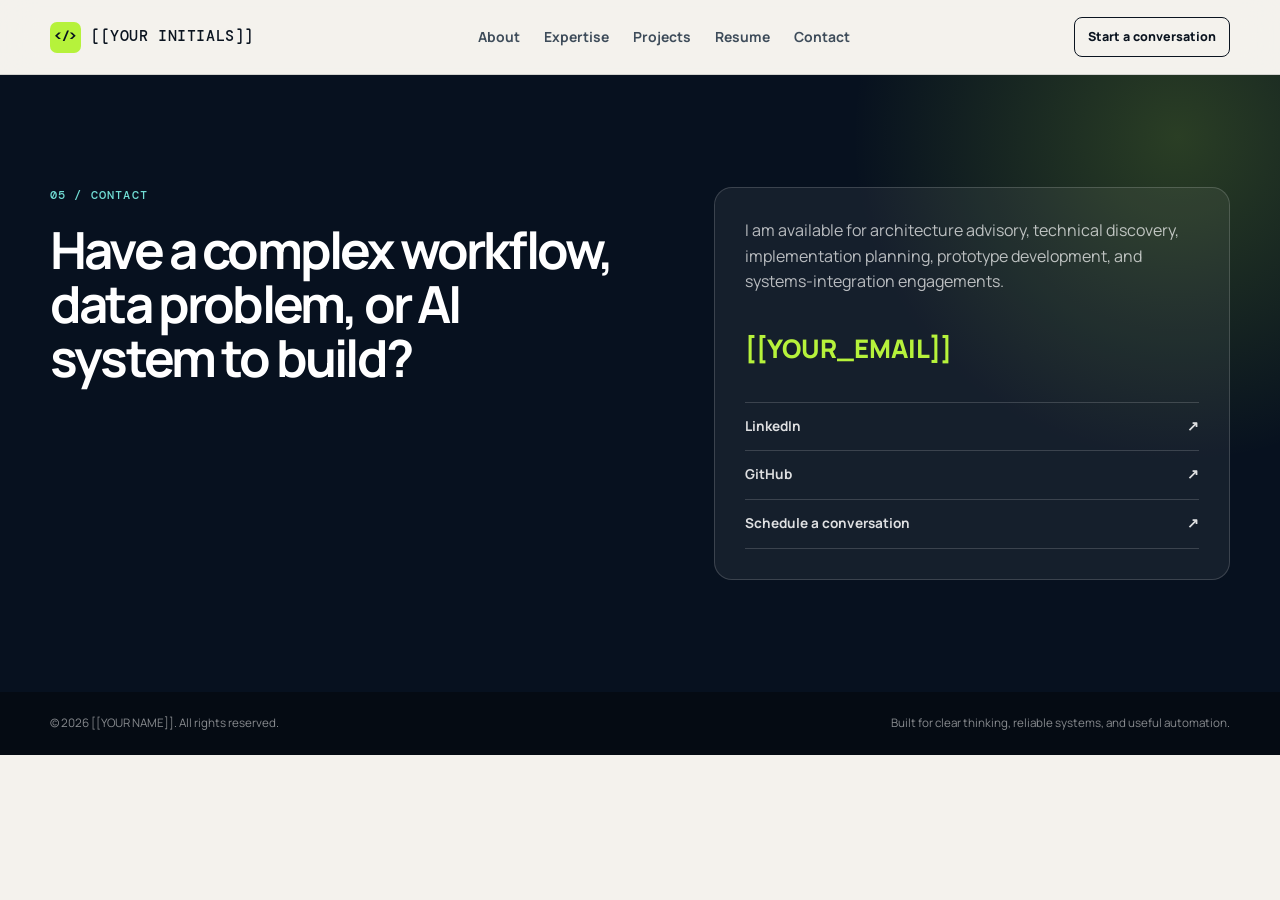
<file: archive/v1/contact/index.html>
<!doctype html>
<html lang="en">
<head>
  <meta charset="utf-8">
  <meta name="viewport" content="width=device-width, initial-scale=1">
  <meta name="description" content="[[YOUR NAME]] — Agentic AI, data engineering, software architecture, and intelligent workflow automation.">
  <meta name="robots" content="index, follow">
  <meta name="theme-color" content="#07111f">

  <title>[[YOUR NAME]] | Agentic AI & Systems Architecture</title>

  <link rel="preconnect" href="https://fonts.googleapis.com">
  <link rel="preconnect" href="https://fonts.gstatic.com" crossorigin>
  <link href="https://fonts.googleapis.com/css2?family=DM+Mono:wght@400;500&family=Manrope:wght@400;500;600;700;800&display=swap" rel="stylesheet">
  <link rel="stylesheet" href="/styles.css">
</head>

<body>
  <a class="skip-link" href="#main-content">Skip to content</a>

  <header class="site-header">
    <div class="container nav-wrap">
      <a class="brand" href="/archive/v1/" aria-label="Homepage">
        <span class="brand-mark">&lt;/&gt;</span>
        <span>[[YOUR INITIALS]]</span>
      </a>

      <nav class="main-nav" aria-label="Primary navigation">
        <a href="/archive/v1/about/">About</a>
        <a href="/archive/v1/expertise/">Expertise</a>
        <a href="/archive/v1/projects/">Projects</a>
        <a href="/archive/v1/resume/">Resume</a>
        <a href="/archive/v1/contact/">Contact</a>
      </nav>

      <a class="nav-cta" href="/archive/v1/contact/">Start a conversation</a>
    </div>
  </header>

  <main id="main-content">
    <section class="section contact-section" id="contact">
      <div class="container contact-grid">
        <div>
          <p class="eyebrow">05 / CONTACT</p>
          <h2>Have a complex workflow, data problem, or AI system to build?</h2>
        </div>

        <div class="contact-card">
          <p>
            I am available for architecture advisory, technical discovery, implementation
            planning, prototype development, and systems-integration engagements.
          </p>

          <a class="contact-email" href="mailto:[[YOUR_EMAIL]]">[[YOUR_EMAIL]]</a>

          <div class="contact-links">
            <a href="https://www.linkedin.com/in/xaimpl" target="_blank" rel="noopener">
              LinkedIn <span aria-hidden="true">↗</span>
            </a>
            <a href="[[GITHUB_URL]]" target="_blank" rel="noopener">
              GitHub <span aria-hidden="true">↗</span>
            </a>
            <a href="[[CALENDAR_OR_CONTACT_URL]]" target="_blank" rel="noopener">
              Schedule a conversation <span aria-hidden="true">↗</span>
            </a>
          </div>
        </div>
      </div>
    </section>
  </main>

  <footer class="site-footer">
    <div class="container footer-wrap">
      <p>© <span id="year">2026</span> [[YOUR NAME]]. All rights reserved.</p>
      <p>Built for clear thinking, reliable systems, and useful automation.</p>
    </div>
  </footer>

  <script>
    document.getElementById("year").textContent = new Date().getFullYear();
  </script>
</body>
</html>
</file>
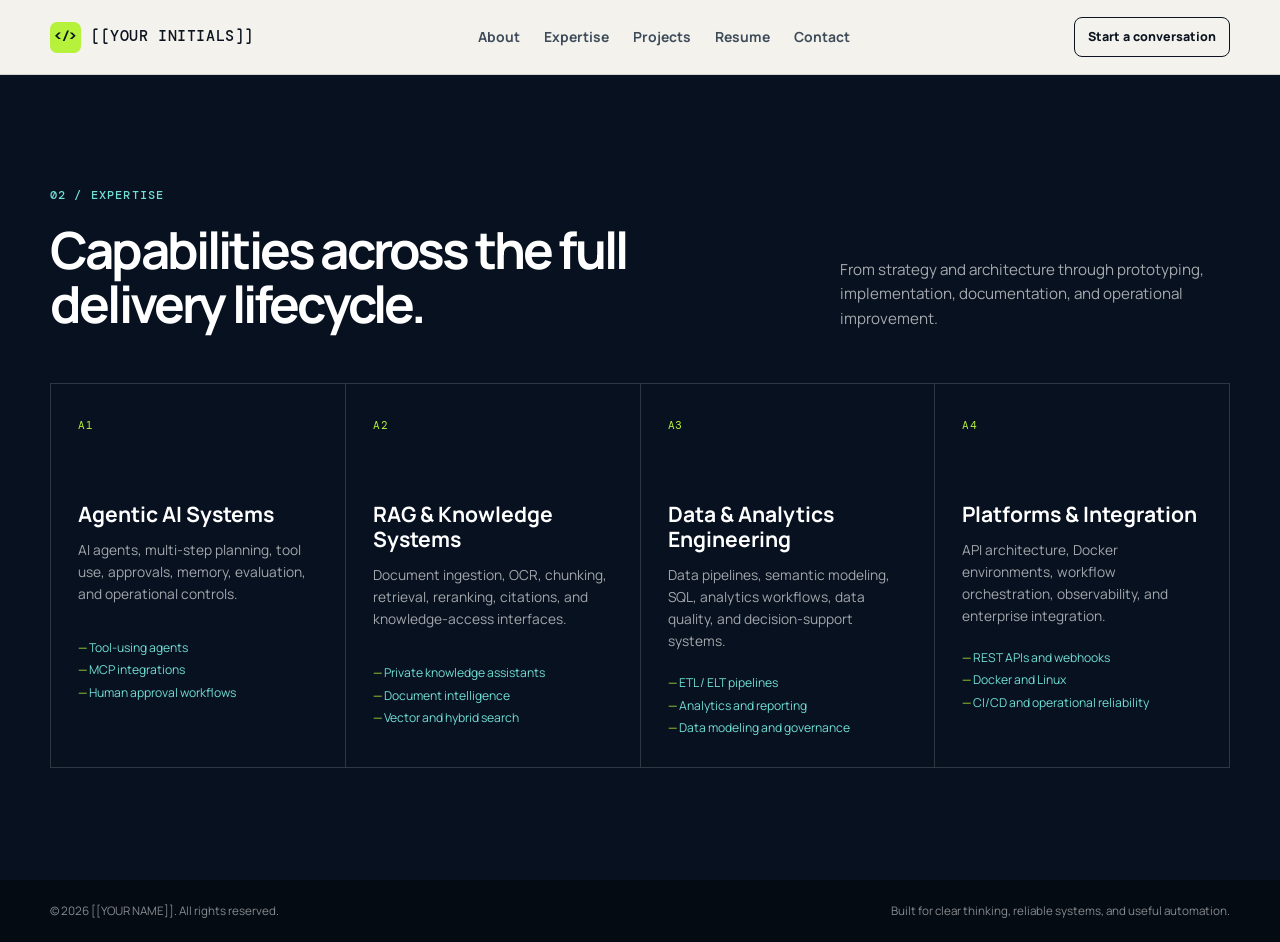
<file: archive/v1/expertise/index.html>
<!doctype html>
<html lang="en">
<head>
  <meta charset="utf-8">
  <meta name="viewport" content="width=device-width, initial-scale=1">
  <meta name="description" content="[[YOUR NAME]] — Agentic AI, data engineering, software architecture, and intelligent workflow automation.">
  <meta name="robots" content="index, follow">
  <meta name="theme-color" content="#07111f">

  <title>[[YOUR NAME]] | Agentic AI & Systems Architecture</title>

  <link rel="preconnect" href="https://fonts.googleapis.com">
  <link rel="preconnect" href="https://fonts.gstatic.com" crossorigin>
  <link href="https://fonts.googleapis.com/css2?family=DM+Mono:wght@400;500&family=Manrope:wght@400;500;600;700;800&display=swap" rel="stylesheet">
  <link rel="stylesheet" href="/styles.css">
</head>

<body>
  <a class="skip-link" href="#main-content">Skip to content</a>

  <header class="site-header">
    <div class="container nav-wrap">
      <a class="brand" href="/archive/v1/" aria-label="Homepage">
        <span class="brand-mark">&lt;/&gt;</span>
        <span>[[YOUR INITIALS]]</span>
      </a>

      <nav class="main-nav" aria-label="Primary navigation">
        <a href="/archive/v1/about/">About</a>
        <a href="/archive/v1/expertise/">Expertise</a>
        <a href="/archive/v1/projects/">Projects</a>
        <a href="/archive/v1/resume/">Resume</a>
        <a href="/archive/v1/contact/">Contact</a>
      </nav>

      <a class="nav-cta" href="/archive/v1/contact/">Start a conversation</a>
    </div>
  </header>

  <main id="main-content">
    <section class="section section-dark" id="expertise">
      <div class="container">
        <div class="section-heading">
          <div>
            <p class="eyebrow">02 / EXPERTISE</p>
            <h2>Capabilities across the full delivery lifecycle.</h2>
          </div>
          <p>
            From strategy and architecture through prototyping, implementation,
            documentation, and operational improvement.
          </p>
        </div>

        <div class="capability-grid">
          <article class="capability-card">
            <span class="card-index">A1</span>
            <h3>Agentic AI Systems</h3>
            <p>AI agents, multi-step planning, tool use, approvals, memory, evaluation, and operational controls.</p>
            <ul>
              <li>Tool-using agents</li>
              <li>MCP integrations</li>
              <li>Human approval workflows</li>
            </ul>
          </article>

          <article class="capability-card">
            <span class="card-index">A2</span>
            <h3>RAG & Knowledge Systems</h3>
            <p>Document ingestion, OCR, chunking, retrieval, reranking, citations, and knowledge-access interfaces.</p>
            <ul>
              <li>Private knowledge assistants</li>
              <li>Document intelligence</li>
              <li>Vector and hybrid search</li>
            </ul>
          </article>

          <article class="capability-card">
            <span class="card-index">A3</span>
            <h3>Data & Analytics Engineering</h3>
            <p>Data pipelines, semantic modeling, SQL, analytics workflows, data quality, and decision-support systems.</p>
            <ul>
              <li>ETL / ELT pipelines</li>
              <li>Analytics and reporting</li>
              <li>Data modeling and governance</li>
            </ul>
          </article>

          <article class="capability-card">
            <span class="card-index">A4</span>
            <h3>Platforms & Integration</h3>
            <p>API architecture, Docker environments, workflow orchestration, observability, and enterprise integration.</p>
            <ul>
              <li>REST APIs and webhooks</li>
              <li>Docker and Linux</li>
              <li>CI/CD and operational reliability</li>
            </ul>
          </article>
        </div>
      </div>
    </section>
  </main>

  <footer class="site-footer">
    <div class="container footer-wrap">
      <p>© <span id="year">2026</span> [[YOUR NAME]]. All rights reserved.</p>
      <p>Built for clear thinking, reliable systems, and useful automation.</p>
    </div>
  </footer>

  <script>
    document.getElementById("year").textContent = new Date().getFullYear();
  </script>
</body>
</html>
</file>
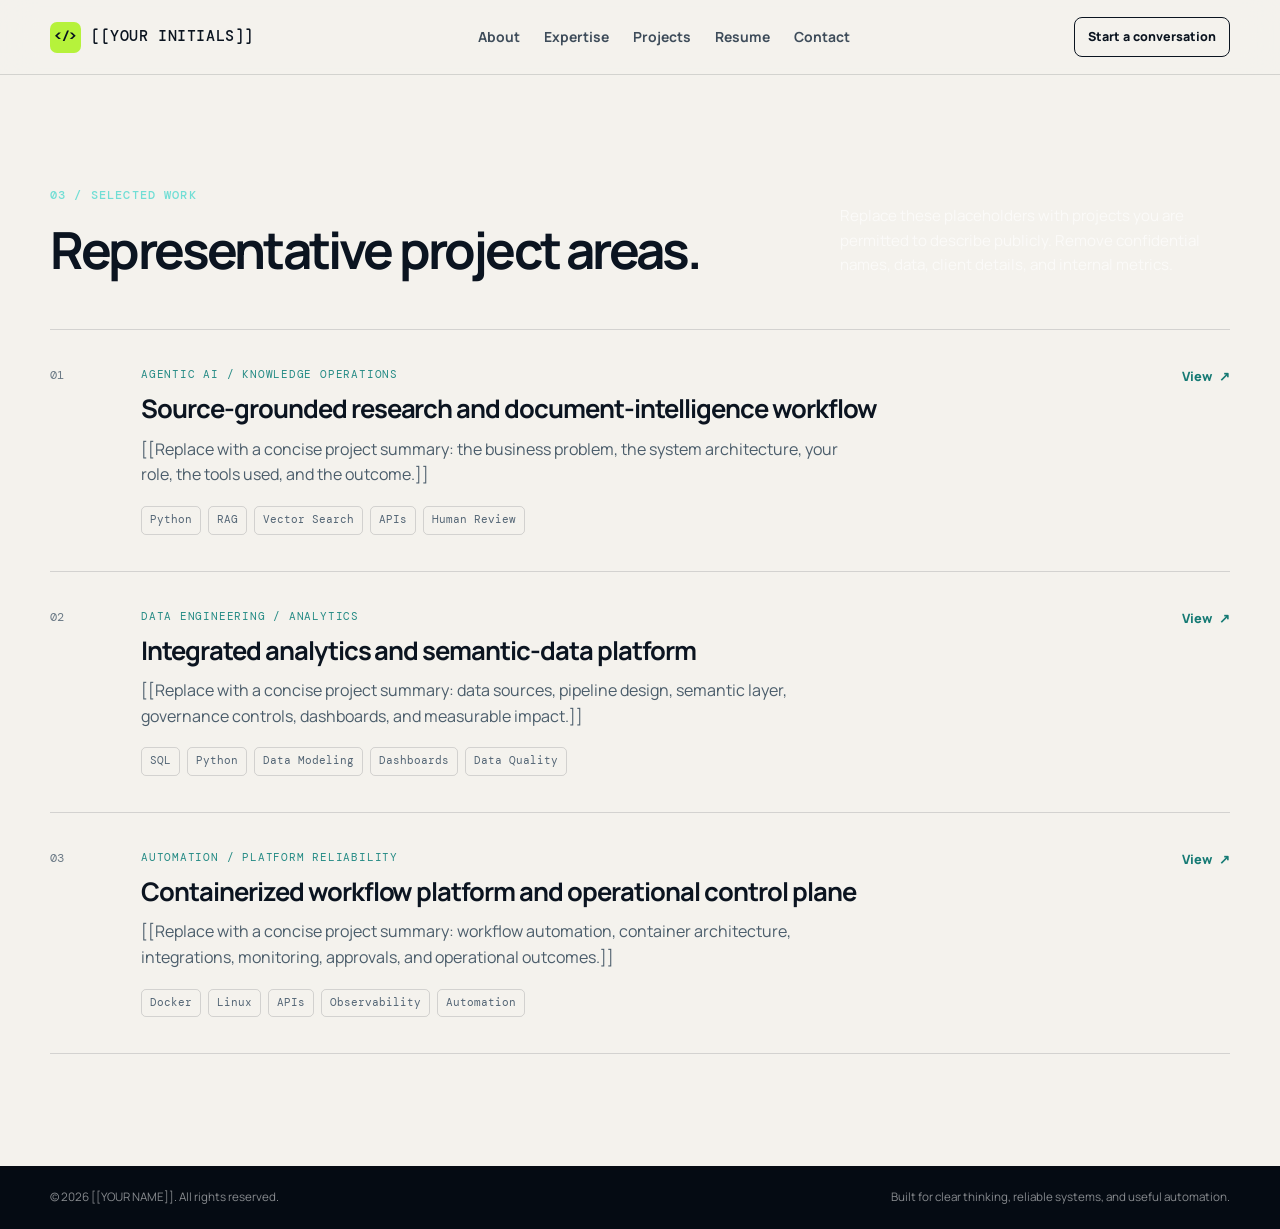
<file: archive/v1/projects/index.html>
<!doctype html>
<html lang="en">
<head>
  <meta charset="utf-8">
  <meta name="viewport" content="width=device-width, initial-scale=1">
  <meta name="description" content="[[YOUR NAME]] — Agentic AI, data engineering, software architecture, and intelligent workflow automation.">
  <meta name="robots" content="index, follow">
  <meta name="theme-color" content="#07111f">

  <title>[[YOUR NAME]] | Agentic AI & Systems Architecture</title>

  <link rel="preconnect" href="https://fonts.googleapis.com">
  <link rel="preconnect" href="https://fonts.gstatic.com" crossorigin>
  <link href="https://fonts.googleapis.com/css2?family=DM+Mono:wght@400;500&family=Manrope:wght@400;500;600;700;800&display=swap" rel="stylesheet">
  <link rel="stylesheet" href="/styles.css">
</head>

<body>
  <a class="skip-link" href="#main-content">Skip to content</a>

  <header class="site-header">
    <div class="container nav-wrap">
      <a class="brand" href="/archive/v1/" aria-label="Homepage">
        <span class="brand-mark">&lt;/&gt;</span>
        <span>[[YOUR INITIALS]]</span>
      </a>

      <nav class="main-nav" aria-label="Primary navigation">
        <a href="/archive/v1/about/">About</a>
        <a href="/archive/v1/expertise/">Expertise</a>
        <a href="/archive/v1/projects/">Projects</a>
        <a href="/archive/v1/resume/">Resume</a>
        <a href="/archive/v1/contact/">Contact</a>
      </nav>

      <a class="nav-cta" href="/archive/v1/contact/">Start a conversation</a>
    </div>
  </header>

  <main id="main-content">
    <section class="section" id="projects">
      <div class="container">
        <div class="section-heading">
          <div>
            <p class="eyebrow">03 / SELECTED WORK</p>
            <h2>Representative project areas.</h2>
          </div>
          <p>
            Replace these placeholders with projects you are permitted to describe publicly.
            Remove confidential names, data, client details, and internal metrics.
          </p>
        </div>

        <div class="project-list">
          <article class="project-card">
            <div class="project-number">01</div>
            <div class="project-content">
              <p class="project-type">AGENTIC AI / KNOWLEDGE OPERATIONS</p>
              <h3>Source-grounded research and document-intelligence workflow</h3>
              <p>
                [[Replace with a concise project summary: the business problem, the system
                architecture, your role, the tools used, and the outcome.]]
              </p>
              <div class="tag-list">
                <span>Python</span>
                <span>RAG</span>
                <span>Vector Search</span>
                <span>APIs</span>
                <span>Human Review</span>
              </div>
            </div>
            <a class="project-link" href="[[PROJECT_URL_1]]" aria-label="View project 1">
              View <span aria-hidden="true">↗</span>
            </a>
          </article>

          <article class="project-card">
            <div class="project-number">02</div>
            <div class="project-content">
              <p class="project-type">DATA ENGINEERING / ANALYTICS</p>
              <h3>Integrated analytics and semantic-data platform</h3>
              <p>
                [[Replace with a concise project summary: data sources, pipeline design,
                semantic layer, governance controls, dashboards, and measurable impact.]]
              </p>
              <div class="tag-list">
                <span>SQL</span>
                <span>Python</span>
                <span>Data Modeling</span>
                <span>Dashboards</span>
                <span>Data Quality</span>
              </div>
            </div>
            <a class="project-link" href="[[PROJECT_URL_2]]" aria-label="View project 2">
              View <span aria-hidden="true">↗</span>
            </a>
          </article>

          <article class="project-card">
            <div class="project-number">03</div>
            <div class="project-content">
              <p class="project-type">AUTOMATION / PLATFORM RELIABILITY</p>
              <h3>Containerized workflow platform and operational control plane</h3>
              <p>
                [[Replace with a concise project summary: workflow automation, container
                architecture, integrations, monitoring, approvals, and operational outcomes.]]
              </p>
              <div class="tag-list">
                <span>Docker</span>
                <span>Linux</span>
                <span>APIs</span>
                <span>Observability</span>
                <span>Automation</span>
              </div>
            </div>
            <a class="project-link" href="[[PROJECT_URL_3]]" aria-label="View project 3">
              View <span aria-hidden="true">↗</span>
            </a>
          </article>
        </div>
      </div>
    </section>
  </main>

  <footer class="site-footer">
    <div class="container footer-wrap">
      <p>© <span id="year">2026</span> [[YOUR NAME]]. All rights reserved.</p>
      <p>Built for clear thinking, reliable systems, and useful automation.</p>
    </div>
  </footer>

  <script>
    document.getElementById("year").textContent = new Date().getFullYear();
  </script>
</body>
</html>
</file>
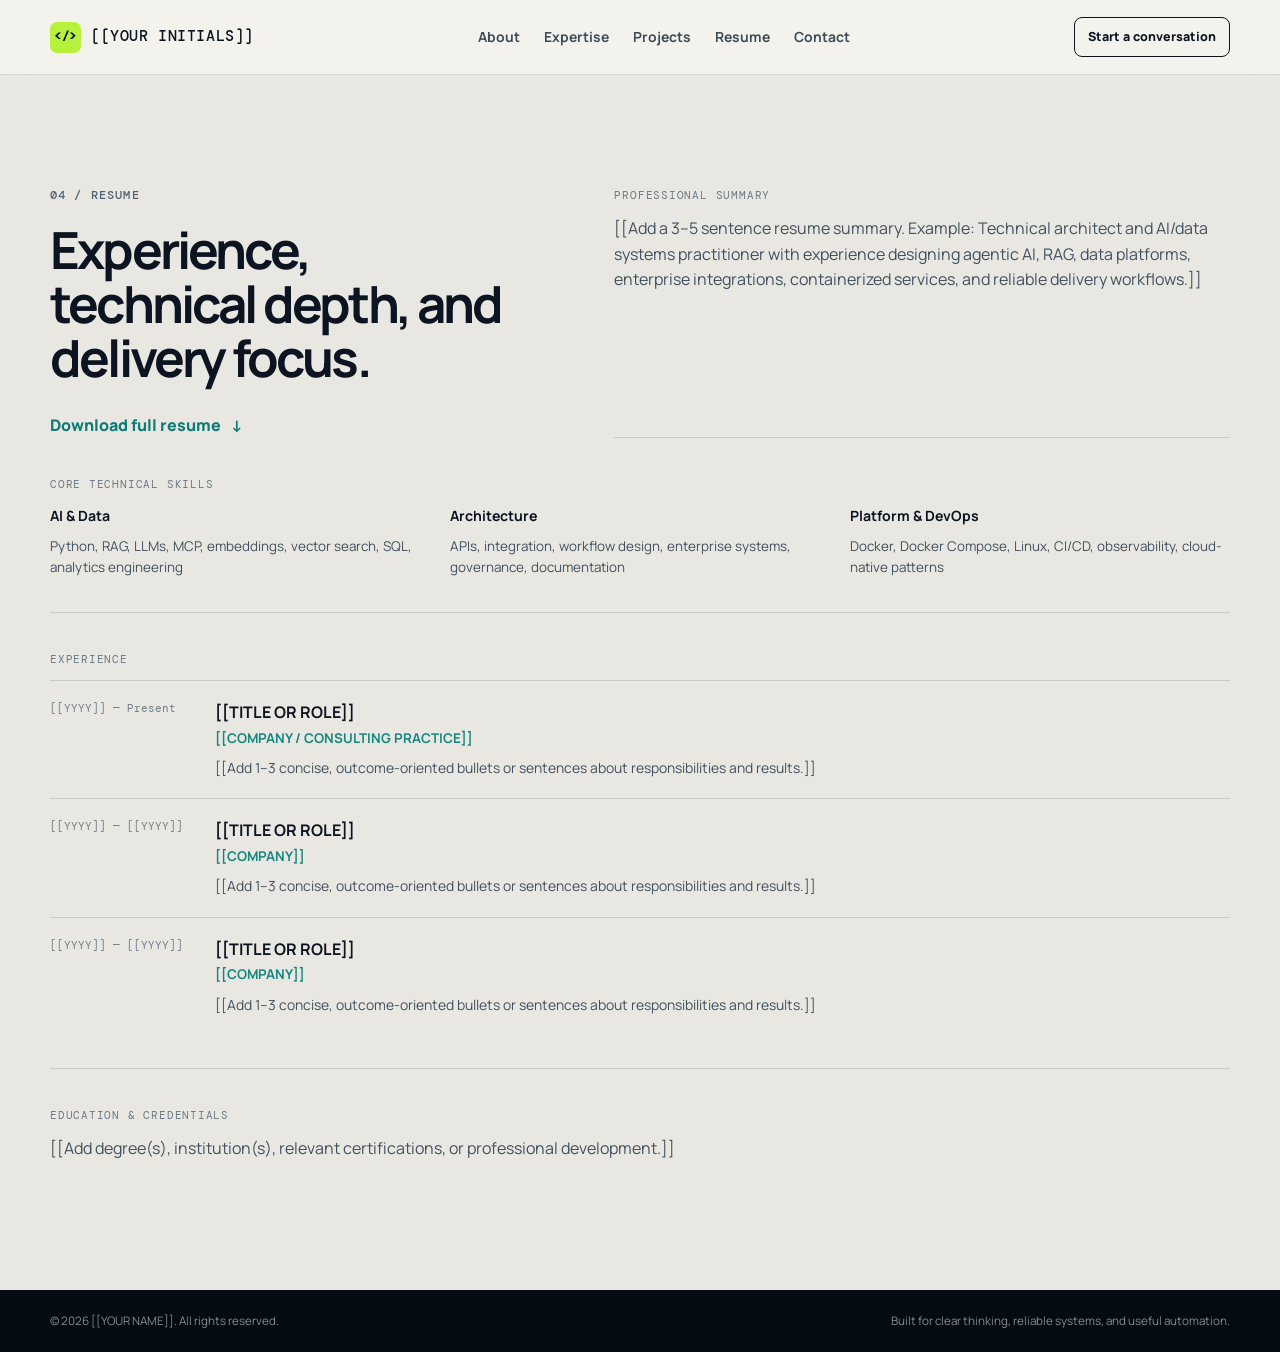
<file: archive/v1/resume/index.html>
<!doctype html>
<html lang="en">
<head>
  <meta charset="utf-8">
  <meta name="viewport" content="width=device-width, initial-scale=1">
  <meta name="description" content="[[YOUR NAME]] — Agentic AI, data engineering, software architecture, and intelligent workflow automation.">
  <meta name="robots" content="index, follow">
  <meta name="theme-color" content="#07111f">

  <title>[[YOUR NAME]] | Agentic AI & Systems Architecture</title>

  <link rel="preconnect" href="https://fonts.googleapis.com">
  <link rel="preconnect" href="https://fonts.gstatic.com" crossorigin>
  <link href="https://fonts.googleapis.com/css2?family=DM+Mono:wght@400;500&family=Manrope:wght@400;500;600;700;800&display=swap" rel="stylesheet">
  <link rel="stylesheet" href="/styles.css">
</head>

<body>
  <a class="skip-link" href="#main-content">Skip to content</a>

  <header class="site-header">
    <div class="container nav-wrap">
      <a class="brand" href="/archive/v1/" aria-label="Homepage">
        <span class="brand-mark">&lt;/&gt;</span>
        <span>[[YOUR INITIALS]]</span>
      </a>

      <nav class="main-nav" aria-label="Primary navigation">
        <a href="/archive/v1/about/">About</a>
        <a href="/archive/v1/expertise/">Expertise</a>
        <a href="/archive/v1/projects/">Projects</a>
        <a href="/archive/v1/resume/">Resume</a>
        <a href="/archive/v1/contact/">Contact</a>
      </nav>

      <a class="nav-cta" href="/archive/v1/contact/">Start a conversation</a>
    </div>
  </header>

  <main id="main-content">
    <section class="section section-alt" id="resume">
      <div class="container two-column">
        <div class="section-intro">
          <p class="eyebrow">04 / RESUME</p>
          <h2>Experience, technical depth, and delivery focus.</h2>
          <a class="text-link" href="/resume.pdf" target="_blank" rel="noopener">
            Download full resume <span aria-hidden="true">↓</span>
          </a>
        </div>

        <div class="section-body resume-content">
          <div class="resume-block">
            <p class="resume-label">Professional summary</p>
            <p>
              [[Add a 3–5 sentence resume summary. Example: Technical architect and AI/data
              systems practitioner with experience designing agentic AI, RAG, data platforms,
              enterprise integrations, containerized services, and reliable delivery workflows.]]
            </p>
          </div>

          <div class="resume-block">
            <p class="resume-label">Core technical skills</p>
            <div class="skill-columns">
              <div>
                <strong>AI & Data</strong>
                <span>Python, RAG, LLMs, MCP, embeddings, vector search, SQL, analytics engineering</span>
              </div>
              <div>
                <strong>Architecture</strong>
                <span>APIs, integration, workflow design, enterprise systems, governance, documentation</span>
              </div>
              <div>
                <strong>Platform & DevOps</strong>
                <span>Docker, Docker Compose, Linux, CI/CD, observability, cloud-native patterns</span>
              </div>
            </div>
          </div>

          <div class="resume-block">
            <p class="resume-label">Experience</p>

            <article class="timeline-item">
              <div class="timeline-date">[[YYYY]] — Present</div>
              <div>
                <h3>[[TITLE OR ROLE]]</h3>
                <p class="timeline-company">[[COMPANY / CONSULTING PRACTICE]]</p>
                <p>[[Add 1–3 concise, outcome-oriented bullets or sentences about responsibilities and results.]]</p>
              </div>
            </article>

            <article class="timeline-item">
              <div class="timeline-date">[[YYYY]] — [[YYYY]]</div>
              <div>
                <h3>[[TITLE OR ROLE]]</h3>
                <p class="timeline-company">[[COMPANY]]</p>
                <p>[[Add 1–3 concise, outcome-oriented bullets or sentences about responsibilities and results.]]</p>
              </div>
            </article>

            <article class="timeline-item">
              <div class="timeline-date">[[YYYY]] — [[YYYY]]</div>
              <div>
                <h3>[[TITLE OR ROLE]]</h3>
                <p class="timeline-company">[[COMPANY]]</p>
                <p>[[Add 1–3 concise, outcome-oriented bullets or sentences about responsibilities and results.]]</p>
              </div>
            </article>
          </div>

          <div class="resume-block">
            <p class="resume-label">Education & credentials</p>
            <p>[[Add degree(s), institution(s), relevant certifications, or professional development.]]</p>
          </div>
        </div>
      </div>
    </section>
  </main>

  <footer class="site-footer">
    <div class="container footer-wrap">
      <p>© <span id="year">2026</span> [[YOUR NAME]]. All rights reserved.</p>
      <p>Built for clear thinking, reliable systems, and useful automation.</p>
    </div>
  </footer>

  <script>
    document.getElementById("year").textContent = new Date().getFullYear();
  </script>
</body>
</html>
</file>
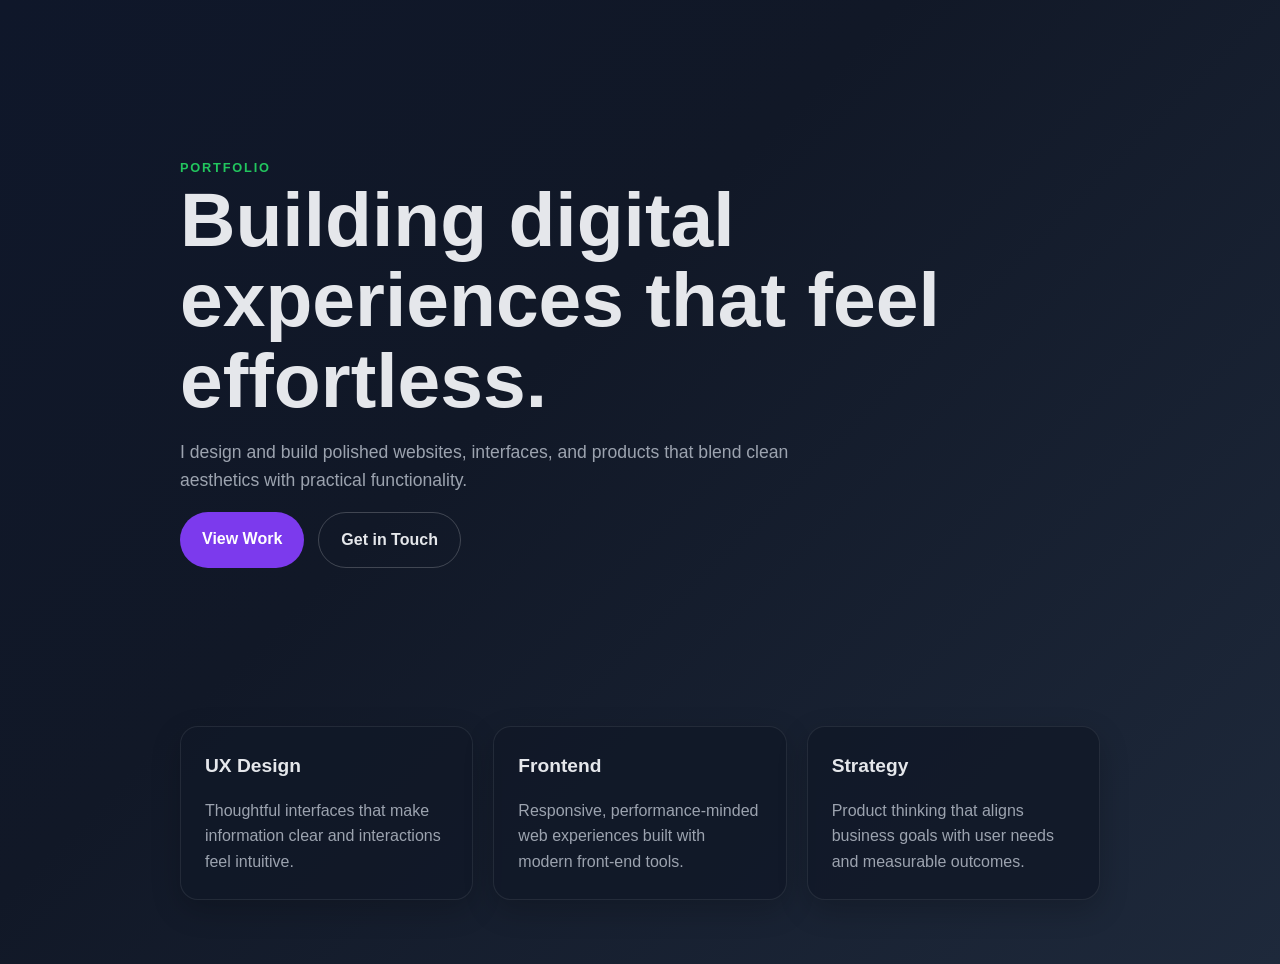
<file: index0.html>
<!DOCTYPE html>
<html lang="en">
  <head>
    <meta charset="UTF-8" />
    <meta name="viewport" content="width=device-width, initial-scale=1.0" />
    <title>Portfolio</title>
    <style>
      :root {
        --bg: #0f172a;
        --panel: #111827;
        --card: #1f2937;
        --text: #e5e7eb;
        --muted: #9ca3af;
        --accent: #7c3aed;
        --accent-2: #22c55e;
      }

      * { box-sizing: border-box; }

      body {
        margin: 0;
        font-family: Arial, Helvetica, sans-serif;
        background: linear-gradient(135deg, var(--bg), #111827 40%, #1e293b);
        color: var(--text);
        line-height: 1.6;
      }

      .container {
        max-width: 960px;
        margin: 0 auto;
        padding: 48px 20px 64px;
      }

      .hero {
        display: grid;
        gap: 24px;
        align-items: center;
        min-height: 70vh;
      }

      .eyebrow {
        letter-spacing: 0.14em;
        text-transform: uppercase;
        font-size: 0.8rem;
        color: var(--accent-2);
        font-weight: 700;
      }

      h1 {
        font-size: clamp(2.8rem, 6vw, 5rem);
        margin: 0;
        line-height: 1.05;
      }

      .lead {
        max-width: 620px;
        font-size: 1.1rem;
        color: var(--muted);
      }

      .actions {
        display: flex;
        flex-wrap: wrap;
        gap: 14px;
        margin-top: 16px;
      }

      .button {
        display: inline-block;
        padding: 14px 22px;
        border-radius: 999px;
        text-decoration: none;
        font-weight: 700;
        transition: transform 0.2s ease, opacity 0.2s ease;
      }

      .button:hover {
        transform: translateY(-1px);
        opacity: 0.95;
      }

      .button.primary {
        background: var(--accent);
        color: white;
      }

      .button.secondary {
        border: 1px solid rgba(255,255,255,0.2);
        color: var(--text);
      }

      .grid {
        display: grid;
        grid-template-columns: repeat(auto-fit, minmax(220px, 1fr));
        gap: 20px;
        margin-top: 48px;
      }

      .card {
        background: rgba(17, 24, 39, 0.8);
        border: 1px solid rgba(255,255,255,0.08);
        border-radius: 18px;
        padding: 24px;
        box-shadow: 0 10px 30px rgba(0,0,0,0.2);
      }

      .card h2 {
        margin-top: 0;
        font-size: 1.2rem;
      }

      .card p {
        margin-bottom: 0;
        color: var(--muted);
      }
    </style>
  </head>
  <body>
    <main class="container">
      <section class="hero">
        <div>
          <div class="eyebrow">Portfolio</div>
          <h1>Building digital experiences that feel effortless.</h1>
          <p class="lead">
            I design and build polished websites, interfaces, and products that blend clean
            aesthetics with practical functionality.
          </p>
          <div class="actions">
            <a class="button primary" href="#projects">View Work</a>
            <a class="button secondary" href="#contact">Get in Touch</a>
          </div>
        </div>
      </section>

      <section id="projects" class="grid">
        <article class="card">
          <h2>UX Design</h2>
          <p>Thoughtful interfaces that make information clear and interactions feel intuitive.</p>
        </article>
        <article class="card">
          <h2>Frontend</h2>
          <p>Responsive, performance-minded web experiences built with modern front-end tools.</p>
        </article>
        <article class="card">
          <h2>Strategy</h2>
          <p>Product thinking that aligns business goals with user needs and measurable outcomes.</p>
        </article>
      </section>
    </main>
  </body>
</html>
</file>
<file: styles.css>
:root {
  --ink: #0b1420;
  --navy: #07111f;
  --navy-soft: #0d1d31;
  --paper: #f4f2ed;
  --white: #ffffff;
  --muted: #607080;
  --line: rgba(11, 20, 32, 0.14);
  --line-dark: rgba(255, 255, 255, 0.16);
  --lime: #b6f23b;
  --aqua: #71ded5;
  --orange: #ff9a62;
  --shadow: 0 24px 60px rgba(6, 15, 27, 0.14);
  --radius: 18px;
  --container: 1180px;
  --mono: "DM Mono", Consolas, monospace;
  --sans: "Manrope", Arial, sans-serif;
}

* {
  box-sizing: border-box;
}

html {
  scroll-behavior: smooth;
}

body {
  margin: 0;
  background: var(--paper);
  color: var(--ink);
  font-family: var(--sans);
  line-height: 1.6;
}

a {
  color: inherit;
  text-decoration: none;
}

a:focus-visible,
button:focus-visible {
  outline: 3px solid var(--aqua);
  outline-offset: 4px;
}

.container {
  width: min(calc(100% - 48px), var(--container));
  margin: 0 auto;
}

.skip-link {
  position: fixed;
  top: 12px;
  left: 12px;
  z-index: 100;
  padding: 10px 14px;
  background: var(--white);
  color: var(--ink);
  border-radius: 8px;
  transform: translateY(-180%);
}

.skip-link:focus {
  transform: translateY(0);
}

.site-header {
  position: sticky;
  top: 0;
  z-index: 20;
  background: rgba(244, 242, 237, 0.92);
  border-bottom: 1px solid var(--line);
  backdrop-filter: blur(16px);
}

.nav-wrap {
  min-height: 74px;
  display: flex;
  align-items: center;
  justify-content: space-between;
  gap: 22px;
}

.brand {
  display: inline-flex;
  align-items: center;
  gap: 10px;
  font-family: var(--mono);
  font-size: 0.92rem;
  font-weight: 500;
  letter-spacing: 0.04em;
}

.brand-mark {
  display: grid;
  place-items: center;
  width: 31px;
  height: 31px;
  color: var(--navy);
  background: var(--lime);
  border-radius: 7px;
  font-size: 0.76rem;
  font-weight: 700;
}

.main-nav {
  display: flex;
  align-items: center;
  gap: 24px;
  color: #3e4c5a;
  font-size: 0.87rem;
  font-weight: 700;
}

.main-nav a,
.nav-cta,
.project-link,
.contact-links a {
  transition: color 160ms ease, opacity 160ms ease, transform 160ms ease;
}

.main-nav a:hover,
.contact-links a:hover {
  color: #178b83;
}

.nav-cta {
  padding: 9px 13px;
  border: 1px solid var(--ink);
  border-radius: 8px;
  font-size: 0.78rem;
  font-weight: 800;
}

.nav-cta:hover {
  background: var(--ink);
  color: var(--white);
}

.hero {
  padding: 86px 0 76px;
  background:
    radial-gradient(circle at 82% 14%, rgba(113, 222, 213, 0.17), transparent 28%),
    radial-gradient(circle at 18% 92%, rgba(182, 242, 59, 0.15), transparent 30%),
    var(--paper);
}

.hero-grid {
  display: grid;
  grid-template-columns: minmax(0, 1.25fr) minmax(320px, 0.75fr);
  align-items: center;
  gap: 74px;
}

.eyebrow {
  display: flex;
  align-items: center;
  gap: 8px;
  margin: 0 0 18px;
  color: #4f6171;
  font-family: var(--mono);
  font-size: 0.72rem;
  font-weight: 500;
  letter-spacing: 0.1em;
}

.status-dot {
  width: 8px;
  height: 8px;
  background: #2eaf6f;
  border-radius: 100%;
  box-shadow: 0 0 0 5px rgba(46, 175, 111, 0.12);
}

h1,
h2,
h3,
p {
  margin-top: 0;
}

h1 {
  max-width: 800px;
  margin-bottom: 24px;
  font-size: clamp(2.8rem, 6vw, 5.8rem);
  line-height: 0.99;
  letter-spacing: -0.07em;
}

h1 span {
  color: #138d86;
}

.hero-summary {
  max-width: 650px;
  margin-bottom: 32px;
  color: #4c5b69;
  font-size: 1.1rem;
  line-height: 1.75;
}

.hero-actions {
  display: flex;
  flex-wrap: wrap;
  gap: 12px;
  margin-bottom: 49px;
}

.button {
  display: inline-flex;
  align-items: center;
  justify-content: center;
  gap: 13px;
  min-height: 48px;
  padding: 12px 17px;
  border-radius: 9px;
  font-size: 0.89rem;
  font-weight: 800;
  transition: transform 160ms ease, box-shadow 160ms ease, background 160ms ease;
}

.button:hover {
  transform: translateY(-2px);
}

.button-primary {
  background: var(--navy);
  color: var(--white);
  box-shadow: 0 12px 25px rgba(7, 17, 31, 0.2);
}

.button-primary:hover {
  background: #15345a;
}

.button-secondary {
  border: 1px solid var(--line);
  background: rgba(255, 255, 255, 0.54);
}

.button-secondary:hover {
  background: var(--white);
  box-shadow: 0 12px 25px rgba(7, 17, 31, 0.08);
}

.hero-meta {
  display: flex;
  flex-wrap: wrap;
  gap: 25px;
  border-top: 1px solid var(--line);
  padding-top: 20px;
}

.hero-meta > div {
  display: grid;
  gap: 2px;
}

.meta-label,
.resume-label,
.project-type,
.card-index,
.panel-topline,
.proof-number {
  font-family: var(--mono);
  font-size: 0.7rem;
  letter-spacing: 0.07em;
  text-transform: uppercase;
}

.meta-label {
  color: #7a8995;
}

.meta-value {
  color: #263440;
  font-size: 0.82rem;
  font-weight: 800;
}

.hero-panel {
  min-height: 510px;
  padding: 22px;
  overflow: hidden;
  color: var(--white);
  background:
    radial-gradient(circle at 52% 43%, rgba(113, 222, 213, 0.17), transparent 30%),
    linear-gradient(145deg, #0f2946, #07111f 68%);
  border: 1px solid rgba(255, 255, 255, 0.09);
  border-radius: var(--radius);
  box-shadow: var(--shadow);
}

.panel-topline {
  display: flex;
  justify-content: space-between;
  color: rgba(255, 255, 255, 0.7);
}

.panel-code {
  color: var(--lime);
}

.profile-orbit {
  position: relative;
  height: 310px;
  margin-top: 10px;
}

.orbit {
  position: absolute;
  top: 50%;
  left: 50%;
  border: 1px solid rgba(113, 222, 213, 0.38);
  border-radius: 50%;
  transform: translate(-50%, -50%);
}

.orbit-one {
  width: 190px;
  height: 190px;
}

.orbit-two {
  width: 285px;
  height: 285px;
  border-style: dashed;
  border-color: rgba(182, 242, 59, 0.35);
}

.core-node {
  position: absolute;
  top: 50%;
  left: 50%;
  display: grid;
  place-items: center;
  width: 79px;
  height: 79px;
  color: var(--navy);
  background: var(--lime);
  border-radius: 50%;
  box-shadow: 0 0 0 16px rgba(182, 242, 59, 0.1);
  font-family: var(--mono);
  font-size: 1.3rem;
  font-weight: 700;
  transform: translate(-50%, -50%);
}

.node {
  position: absolute;
  padding: 5px 8px;
  border: 1px solid rgba(255, 255, 255, 0.2);
  border-radius: 5px;
  background: rgba(7, 17, 31, 0.72);
  color: var(--aqua);
  font-family: var(--mono);
  font-size: 0.65rem;
}

.node-a {
  top: 31px;
  left: 50%;
  transform: translateX(-50%);
}

.node-b {
  right: 5px;
  bottom: 76px;
}

.node-c {
  bottom: 41px;
  left: 14px;
  color: var(--lime);
}

.panel-details {
  border-top: 1px solid var(--line-dark);
}

.detail-row {
  display: flex;
  justify-content: space-between;
  gap: 14px;
  padding: 11px 0;
  border-bottom: 1px solid var(--line-dark);
  color: rgba(255, 255, 255, 0.58);
  font-size: 0.76rem;
}

.detail-row strong {
  color: var(--white);
  font-weight: 700;
  text-align: right;
}

.proof-strip {
  background: var(--navy);
  color: var(--white);
}

.proof-grid {
  display: grid;
  grid-template-columns: repeat(4, 1fr);
}

.proof-grid > div {
  min-height: 145px;
  padding: 26px;
  border-right: 1px solid var(--line-dark);
}

.proof-grid > div:first-child {
  border-left: 1px solid var(--line-dark);
}

.proof-number {
  color: var(--lime);
}

.proof-grid p {
  margin: 23px 0 0;
  color: rgba(255, 255, 255, 0.92);
  font-size: 0.94rem;
  font-weight: 700;
  line-height: 1.45;
}

.section {
  padding: 112px 0;
}

.two-column {
  display: grid;
  grid-template-columns: minmax(0, 0.86fr) minmax(0, 1.14fr);
  gap: 100px;
}

.section-intro h2,
.section-heading h2,
.contact-grid h2 {
  margin-bottom: 0;
  font-size: clamp(2.1rem, 4vw, 3.7rem);
  line-height: 1.05;
  letter-spacing: -0.055em;
}

.section-body {
  color: #415160;
}

.section-body .lead {
  color: var(--ink);
  font-size: 1.34rem;
  font-weight: 600;
  line-height: 1.6;
}

.principles {
  display: grid;
  grid-template-columns: repeat(3, 1fr);
  gap: 18px;
  margin-top: 38px;
}

.principles article {
  padding-top: 16px;
  border-top: 2px solid var(--ink);
}

.principles span {
  color: #8895a0;
  font-family: var(--mono);
  font-size: 0.69rem;
}

.principles h3 {
  margin: 15px 0 7px;
  color: var(--ink);
  font-size: 1rem;
}

.principles p {
  margin: 0;
  font-size: 0.84rem;
  line-height: 1.55;
}

.section-dark {
  background: var(--navy);
  color: var(--white);
}

.section-heading {
  display: flex;
  align-items: end;
  justify-content: space-between;
  gap: 50px;
  margin-bottom: 52px;
}

.section-heading .eyebrow {
  color: var(--aqua);
}

.section-heading > p {
  max-width: 390px;
  margin: 0;
  color: rgba(255, 255, 255, 0.64);
  font-size: 0.95rem;
}

.capability-grid {
  display: grid;
  grid-template-columns: repeat(4, 1fr);
  border-top: 1px solid var(--line-dark);
  border-left: 1px solid var(--line-dark);
}

.capability-card {
  min-height: 340px;
  padding: 27px;
  border-right: 1px solid var(--line-dark);
  border-bottom: 1px solid var(--line-dark);
}

.card-index {
  color: var(--lime);
}

.capability-card h3 {
  margin: 64px 0 13px;
  font-size: 1.32rem;
  line-height: 1.2;
}

.capability-card > p {
  min-height: 78px;
  color: rgba(255, 255, 255, 0.63);
  font-size: 0.86rem;
}

.capability-card ul {
  margin: 20px 0 0;
  padding: 0;
  list-style: none;
  color: var(--aqua);
  font-size: 0.76rem;
  line-height: 1.85;
}

.capability-card li::before {
  content: "— ";
  color: var(--lime);
}

.section-alt {
  background: #e9e7e1;
}

.project-list {
  border-top: 1px solid var(--line);
}

.project-card {
  display: grid;
  grid-template-columns: 65px minmax(0, 1fr) 100px;
  gap: 26px;
  align-items: start;
  padding: 36px 0;
  border-bottom: 1px solid var(--line);
}

.project-number {
  color: #6b7a86;
  font-family: var(--mono);
  font-size: 0.76rem;
}

.project-type {
  margin-bottom: 10px;
  color: #258b85;
}

.project-card h3 {
  margin-bottom: 13px;
  font-size: clamp(1.35rem, 2vw, 2rem);
  line-height: 1.15;
  letter-spacing: -0.04em;
}

.project-card p:not(.project-type) {
  max-width: 710px;
  margin-bottom: 18px;
  color: #4b5d6b;
}

.tag-list {
  display: flex;
  flex-wrap: wrap;
  gap: 7px;
}

.tag-list span {
  padding: 5px 8px;
  border: 1px solid var(--line);
  border-radius: 5px;
  color: #536575;
  font-family: var(--mono);
  font-size: 0.66rem;
}

.project-link {
  display: inline-flex;
  justify-content: end;
  gap: 7px;
  color: #157a74;
  font-size: 0.8rem;
  font-weight: 800;
}

.project-link:hover {
  transform: translateX(3px);
}

.text-link {
  display: inline-flex;
  gap: 10px;
  margin-top: 28px;
  color: #0d7c75;
  font-weight: 800;
}

.resume-content {
  display: grid;
  gap: 38px;
}

.resume-block {
  padding-bottom: 33px;
  border-bottom: 1px solid var(--line);
}

.resume-block:last-child {
  padding-bottom: 0;
  border-bottom: 0;
}

.resume-label {
  color: #6b7a86;
}

.skill-columns {
  display: grid;
  grid-template-columns: repeat(3, 1fr);
  gap: 20px;
}

.skill-columns div {
  display: grid;
  gap: 8px;
}

.skill-columns strong {
  color: var(--ink);
  font-size: 0.88rem;
}

.skill-columns span {
  font-size: 0.84rem;
  line-height: 1.6;
}

.timeline-item {
  display: grid;
  grid-template-columns: 145px 1fr;
  gap: 20px;
  padding: 19px 0;
  border-top: 1px solid var(--line);
}

.timeline-date {
  color: #6f7e89;
  font-family: var(--mono);
  font-size: 0.71rem;
}

.timeline-item h3 {
  margin: 0 0 2px;
  color: var(--ink);
  font-size: 1rem;
}

.timeline-company {
  margin-bottom: 8px;
  color: #16877f;
  font-size: 0.84rem;
  font-weight: 700;
}

.timeline-item p:last-child {
  margin-bottom: 0;
  font-size: 0.87rem;
}

.contact-section {
  background:
    radial-gradient(circle at 92% 10%, rgba(182, 242, 59, 0.2), transparent 25%),
    var(--navy);
  color: var(--white);
}

.contact-grid {
  display: grid;
  grid-template-columns: 1fr 0.9fr;
  gap: 90px;
  align-items: start;
}

.contact-grid .eyebrow {
  color: var(--aqua);
}

.contact-card {
  padding: 30px;
  background: rgba(255, 255, 255, 0.06);
  border: 1px solid var(--line-dark);
  border-radius: var(--radius);
}

.contact-card > p {
  color: rgba(255, 255, 255, 0.7);
}

.contact-email {
  display: inline-block;
  margin: 18px 0 32px;
  color: var(--lime);
  font-size: clamp(1.18rem, 2vw, 1.65rem);
  font-weight: 800;
  overflow-wrap: anywhere;
}

.contact-links {
  display: grid;
  border-top: 1px solid var(--line-dark);
}

.contact-links a {
  display: flex;
  justify-content: space-between;
  padding: 13px 0;
  border-bottom: 1px solid var(--line-dark);
  color: rgba(255, 255, 255, 0.86);
  font-size: 0.85rem;
  font-weight: 700;
}

.site-footer {
  padding: 22px 0;
  background: #050b13;
  color: rgba(255, 255, 255, 0.52);
  font-size: 0.73rem;
}

.footer-wrap {
  display: flex;
  justify-content: space-between;
  gap: 20px;
}

.footer-wrap p {
  margin: 0;
}

@media (max-width: 980px) {
  .hero-grid,
  .two-column,
  .contact-grid {
    grid-template-columns: 1fr;
    gap: 48px;
  }

  .hero-panel {
    max-width: 600px;
  }

  .proof-grid,
  .capability-grid {
    grid-template-columns: repeat(2, 1fr);
  }

  .section-heading {
    align-items: start;
    flex-direction: column;
    gap: 20px;
  }

  .section-heading > p {
    max-width: 650px;
  }

  .capability-card {
    min-height: 290px;
  }
}

@media (max-width: 720px) {
  .container {
    width: min(calc(100% - 32px), var(--container));
  }

  .main-nav {
    display: none;
  }

  .nav-cta {
    margin-left: auto;
  }

  .hero {
    padding: 65px 0 56px;
  }

  .hero-meta {
    display: grid;
    grid-template-columns: 1fr;
    gap: 14px;
  }

  .proof-grid,
  .capability-grid,
  .principles,
  .skill-columns {
    grid-template-columns: 1fr;
  }

  .proof-grid > div,
  .proof-grid > div:first-child {
    border-right: 0;
    border-left: 0;
    border-bottom: 1px solid var(--line-dark);
  }

  .section {
    padding: 78px 0;
  }

  .project-card {
    grid-template-columns: 1fr;
    gap: 12px;
  }

  .project-link {
    justify-content: start;
  }

  .timeline-item {
    grid-template-columns: 1fr;
    gap: 5px;
  }

  .footer-wrap {
    flex-direction: column;
  }
}

@media (max-width: 430px) {
  .nav-cta {
    display: none;
  }

  .hero-actions .button {
    width: 100%;
  }

  .hero-panel {
    min-height: 470px;
    padding: 18px;
  }

  .profile-orbit {
    transform: scale(0.86);
    transform-origin: center;
  }
}

/* Resume: use the full width below the introduction. */
#resume .two-column {
  row-gap: 38px;
}

#resume .resume-content {
  display: contents;
}

#resume .resume-content > .resume-block:first-child {
  grid-column: 2;
}

#resume .resume-content > .resume-block:not(:first-child) {
  grid-column: 1 / -1;
}

/* Match the existing one-column breakpoint. */
@media (max-width: 980px) {
  #resume .resume-content > .resume-block:first-child {
    grid-column: 1 / -1;
  }
}
#resume .credential-group + .credential-group {
  margin-top: 28px;
}

#resume .credential-group h3 {
  margin-bottom: 10px;
  color: var(--ink);
  font-size: 1rem;
}

#resume .credential-group ul {
  margin: 0;
}

#resume .credential-group li {
  margin-bottom: 7px;
}
</file>
<file: archive/portfolio/style.css>
* {
  margin: 0;
  padding: 0;
  box-sizing: border-box;
}

body {
  font-family: -apple-system, BlinkMacSystemFont, 'Segoe UI', Roboto, sans-serif;
  line-height: 1.6;
  color: #1a1a2e;
  background: #f8f9fa;
}

header {
  position: sticky;
  top: 0;
  background: #fff;
  box-shadow: 0 2px 8px rgba(0,0,0,0.08);
  z-index: 100;
}

nav {
  display: flex;
  justify-content: space-between;
  align-items: center;
  max-width: 1100px;
  margin: 0 auto;
  padding: 1rem 2rem;
}

.logo {
  font-size: 1.5rem;
  font-weight: 700;
  color: #4f46e5;
}

.nav-links {
  list-style: none;
  display: flex;
  gap: 2rem;
}

.nav-links a {
  text-decoration: none;
  color: #333;
  font-weight: 500;
  transition: color 0.2s;
}

.nav-links a:hover {
  color: #4f46e5;
}

.hero {
  text-align: center;
  padding: 6rem 2rem;
  background: linear-gradient(135deg, #4f46e5, #7c3aed);
  color: #fff;
}

.hero h1 {
  font-size: 3rem;
  margin-bottom: 0.5rem;
}

.hero p {
  font-size: 1.25rem;
  opacity: 0.9;
  margin-bottom: 2rem;
}

.btn {
  display: inline-block;
  padding: 0.75rem 2rem;
  background: #fff;
  color: #4f46e5;
  text-decoration: none;
  border-radius: 8px;
  font-weight: 600;
  transition: transform 0.2s;
}

.btn:hover {
  transform: translateY(-2px);
}

.section {
  max-width: 1100px;
  margin: 0 auto;
  padding: 4rem 2rem;
}

.section h2 {
  font-size: 2rem;
  margin-bottom: 1.5rem;
  color: #1a1a2e;
}

.project-grid {
  display: grid;
  grid-template-columns: repeat(auto-fit, minmax(280px, 1fr));
  gap: 2rem;
}

.project-card {
  background: #fff;
  padding: 2rem;
  border-radius: 12px;
  box-shadow: 0 2px 12px rgba(0,0,0,0.06);
  transition: transform 0.2s;
}

.project-card:hover {
  transform: translateY(-4px);
}

.project-card h3 {
  margin-bottom: 0.75rem;
  color: #4f46e5;
}

.btn-small {
  display: inline-block;
  margin-top: 1rem;
  color: #4f46e5;
  text-decoration: none;
  font-weight: 600;
}

footer {
  text-align: center;
  padding: 2rem;
  background: #1a1a2e;
  color: #fff;
}

@media (max-width: 600px) {
  .hero h1 { font-size: 2rem; }
  .nav-links { gap: 1rem; }
}
</file>
<file: archive/v1/styles.css>
:root {
  --ink: #0b1420;
  --navy: #07111f;
  --navy-soft: #0d1d31;
  --paper: #f4f2ed;
  --white: #ffffff;
  --muted: #607080;
  --line: rgba(11, 20, 32, 0.14);
  --line-dark: rgba(255, 255, 255, 0.16);
  --lime: #b6f23b;
  --aqua: #71ded5;
  --orange: #ff9a62;
  --shadow: 0 24px 60px rgba(6, 15, 27, 0.14);
  --radius: 18px;
  --container: 1180px;
  --mono: "DM Mono", Consolas, monospace;
  --sans: "Manrope", Arial, sans-serif;
}

* {
  box-sizing: border-box;
}

html {
  scroll-behavior: smooth;
}

body {
  margin: 0;
  background: var(--paper);
  color: var(--ink);
  font-family: var(--sans);
  line-height: 1.6;
}

a {
  color: inherit;
  text-decoration: none;
}

a:focus-visible,
button:focus-visible {
  outline: 3px solid var(--aqua);
  outline-offset: 4px;
}

.container {
  width: min(calc(100% - 48px), var(--container));
  margin: 0 auto;
}

.skip-link {
  position: fixed;
  top: 12px;
  left: 12px;
  z-index: 100;
  padding: 10px 14px;
  background: var(--white);
  color: var(--ink);
  border-radius: 8px;
  transform: translateY(-180%);
}

.skip-link:focus {
  transform: translateY(0);
}

.site-header {
  position: sticky;
  top: 0;
  z-index: 20;
  background: rgba(244, 242, 237, 0.92);
  border-bottom: 1px solid var(--line);
  backdrop-filter: blur(16px);
}

.nav-wrap {
  min-height: 74px;
  display: flex;
  align-items: center;
  justify-content: space-between;
  gap: 22px;
}

.brand {
  display: inline-flex;
  align-items: center;
  gap: 10px;
  font-family: var(--mono);
  font-size: 0.92rem;
  font-weight: 500;
  letter-spacing: 0.04em;
}

.brand-mark {
  display: grid;
  place-items: center;
  width: 31px;
  height: 31px;
  color: var(--navy);
  background: var(--lime);
  border-radius: 7px;
  font-size: 0.76rem;
  font-weight: 700;
}

.main-nav {
  display: flex;
  align-items: center;
  gap: 24px;
  color: #3e4c5a;
  font-size: 0.87rem;
  font-weight: 700;
}

.main-nav a,
.nav-cta,
.project-link,
.contact-links a {
  transition: color 160ms ease, opacity 160ms ease, transform 160ms ease;
}

.main-nav a:hover,
.contact-links a:hover {
  color: #178b83;
}

.nav-cta {
  padding: 9px 13px;
  border: 1px solid var(--ink);
  border-radius: 8px;
  font-size: 0.78rem;
  font-weight: 800;
}

.nav-cta:hover {
  background: var(--ink);
  color: var(--white);
}

.hero {
  padding: 86px 0 76px;
  background:
    radial-gradient(circle at 82% 14%, rgba(113, 222, 213, 0.17), transparent 28%),
    radial-gradient(circle at 18% 92%, rgba(182, 242, 59, 0.15), transparent 30%),
    var(--paper);
}

.hero-grid {
  display: grid;
  grid-template-columns: minmax(0, 1.25fr) minmax(320px, 0.75fr);
  align-items: center;
  gap: 74px;
}

.eyebrow {
  display: flex;
  align-items: center;
  gap: 8px;
  margin: 0 0 18px;
  color: #4f6171;
  font-family: var(--mono);
  font-size: 0.72rem;
  font-weight: 500;
  letter-spacing: 0.1em;
}

.status-dot {
  width: 8px;
  height: 8px;
  background: #2eaf6f;
  border-radius: 100%;
  box-shadow: 0 0 0 5px rgba(46, 175, 111, 0.12);
}

h1,
h2,
h3,
p {
  margin-top: 0;
}

h1 {
  max-width: 800px;
  margin-bottom: 24px;
  font-size: clamp(2.8rem, 6vw, 5.8rem);
  line-height: 0.99;
  letter-spacing: -0.07em;
}

h1 span {
  color: #138d86;
}

.hero-summary {
  max-width: 650px;
  margin-bottom: 32px;
  color: #4c5b69;
  font-size: 1.1rem;
  line-height: 1.75;
}

.hero-actions {
  display: flex;
  flex-wrap: wrap;
  gap: 12px;
  margin-bottom: 49px;
}

.button {
  display: inline-flex;
  align-items: center;
  justify-content: center;
  gap: 13px;
  min-height: 48px;
  padding: 12px 17px;
  border-radius: 9px;
  font-size: 0.89rem;
  font-weight: 800;
  transition: transform 160ms ease, box-shadow 160ms ease, background 160ms ease;
}

.button:hover {
  transform: translateY(-2px);
}

.button-primary {
  background: var(--navy);
  color: var(--white);
  box-shadow: 0 12px 25px rgba(7, 17, 31, 0.2);
}

.button-primary:hover {
  background: #15345a;
}

.button-secondary {
  border: 1px solid var(--line);
  background: rgba(255, 255, 255, 0.54);
}

.button-secondary:hover {
  background: var(--white);
  box-shadow: 0 12px 25px rgba(7, 17, 31, 0.08);
}

.hero-meta {
  display: flex;
  flex-wrap: wrap;
  gap: 25px;
  border-top: 1px solid var(--line);
  padding-top: 20px;
}

.hero-meta > div {
  display: grid;
  gap: 2px;
}

.meta-label,
.resume-label,
.project-type,
.card-index,
.panel-topline,
.proof-number {
  font-family: var(--mono);
  font-size: 0.7rem;
  letter-spacing: 0.07em;
  text-transform: uppercase;
}

.meta-label {
  color: #7a8995;
}

.meta-value {
  color: #263440;
  font-size: 0.82rem;
  font-weight: 800;
}

.hero-panel {
  min-height: 510px;
  padding: 22px;
  overflow: hidden;
  color: var(--white);
  background:
    radial-gradient(circle at 52% 43%, rgba(113, 222, 213, 0.17), transparent 30%),
    linear-gradient(145deg, #0f2946, #07111f 68%);
  border: 1px solid rgba(255, 255, 255, 0.09);
  border-radius: var(--radius);
  box-shadow: var(--shadow);
}

.panel-topline {
  display: flex;
  justify-content: space-between;
  color: rgba(255, 255, 255, 0.7);
}

.panel-code {
  color: var(--lime);
}

.profile-orbit {
  position: relative;
  height: 310px;
  margin-top: 10px;
}

.orbit {
  position: absolute;
  top: 50%;
  left: 50%;
  border: 1px solid rgba(113, 222, 213, 0.38);
  border-radius: 50%;
  transform: translate(-50%, -50%);
}

.orbit-one {
  width: 190px;
  height: 190px;
}

.orbit-two {
  width: 285px;
  height: 285px;
  border-style: dashed;
  border-color: rgba(182, 242, 59, 0.35);
}

.core-node {
  position: absolute;
  top: 50%;
  left: 50%;
  display: grid;
  place-items: center;
  width: 79px;
  height: 79px;
  color: var(--navy);
  background: var(--lime);
  border-radius: 50%;
  box-shadow: 0 0 0 16px rgba(182, 242, 59, 0.1);
  font-family: var(--mono);
  font-size: 1.3rem;
  font-weight: 700;
  transform: translate(-50%, -50%);
}

.node {
  position: absolute;
  padding: 5px 8px;
  border: 1px solid rgba(255, 255, 255, 0.2);
  border-radius: 5px;
  background: rgba(7, 17, 31, 0.72);
  color: var(--aqua);
  font-family: var(--mono);
  font-size: 0.65rem;
}

.node-a {
  top: 31px;
  left: 50%;
  transform: translateX(-50%);
}

.node-b {
  right: 5px;
  bottom: 76px;
}

.node-c {
  bottom: 41px;
  left: 14px;
  color: var(--lime);
}

.panel-details {
  border-top: 1px solid var(--line-dark);
}

.detail-row {
  display: flex;
  justify-content: space-between;
  gap: 14px;
  padding: 11px 0;
  border-bottom: 1px solid var(--line-dark);
  color: rgba(255, 255, 255, 0.58);
  font-size: 0.76rem;
}

.detail-row strong {
  color: var(--white);
  font-weight: 700;
  text-align: right;
}

.proof-strip {
  background: var(--navy);
  color: var(--white);
}

.proof-grid {
  display: grid;
  grid-template-columns: repeat(4, 1fr);
}

.proof-grid > div {
  min-height: 145px;
  padding: 26px;
  border-right: 1px solid var(--line-dark);
}

.proof-grid > div:first-child {
  border-left: 1px solid var(--line-dark);
}

.proof-number {
  color: var(--lime);
}

.proof-grid p {
  margin: 23px 0 0;
  color: rgba(255, 255, 255, 0.92);
  font-size: 0.94rem;
  font-weight: 700;
  line-height: 1.45;
}

.section {
  padding: 112px 0;
}

.two-column {
  display: grid;
  grid-template-columns: minmax(0, 0.86fr) minmax(0, 1.14fr);
  gap: 100px;
}

.section-intro h2,
.section-heading h2,
.contact-grid h2 {
  margin-bottom: 0;
  font-size: clamp(2.1rem, 4vw, 3.7rem);
  line-height: 1.05;
  letter-spacing: -0.055em;
}

.section-body {
  color: #415160;
}

.section-body .lead {
  color: var(--ink);
  font-size: 1.34rem;
  font-weight: 600;
  line-height: 1.6;
}

.principles {
  display: grid;
  grid-template-columns: repeat(3, 1fr);
  gap: 18px;
  margin-top: 38px;
}

.principles article {
  padding-top: 16px;
  border-top: 2px solid var(--ink);
}

.principles span {
  color: #8895a0;
  font-family: var(--mono);
  font-size: 0.69rem;
}

.principles h3 {
  margin: 15px 0 7px;
  color: var(--ink);
  font-size: 1rem;
}

.principles p {
  margin: 0;
  font-size: 0.84rem;
  line-height: 1.55;
}

.section-dark {
  background: var(--navy);
  color: var(--white);
}

.section-heading {
  display: flex;
  align-items: end;
  justify-content: space-between;
  gap: 50px;
  margin-bottom: 52px;
}

.section-heading .eyebrow {
  color: var(--aqua);
}

.section-heading > p {
  max-width: 390px;
  margin: 0;
  color: rgba(255, 255, 255, 0.64);
  font-size: 0.95rem;
}

.capability-grid {
  display: grid;
  grid-template-columns: repeat(4, 1fr);
  border-top: 1px solid var(--line-dark);
  border-left: 1px solid var(--line-dark);
}

.capability-card {
  min-height: 340px;
  padding: 27px;
  border-right: 1px solid var(--line-dark);
  border-bottom: 1px solid var(--line-dark);
}

.card-index {
  color: var(--lime);
}

.capability-card h3 {
  margin: 64px 0 13px;
  font-size: 1.32rem;
  line-height: 1.2;
}

.capability-card > p {
  min-height: 78px;
  color: rgba(255, 255, 255, 0.63);
  font-size: 0.86rem;
}

.capability-card ul {
  margin: 20px 0 0;
  padding: 0;
  list-style: none;
  color: var(--aqua);
  font-size: 0.76rem;
  line-height: 1.85;
}

.capability-card li::before {
  content: "— ";
  color: var(--lime);
}

.section-alt {
  background: #e9e7e1;
}

.project-list {
  border-top: 1px solid var(--line);
}

.project-card {
  display: grid;
  grid-template-columns: 65px minmax(0, 1fr) 100px;
  gap: 26px;
  align-items: start;
  padding: 36px 0;
  border-bottom: 1px solid var(--line);
}

.project-number {
  color: #6b7a86;
  font-family: var(--mono);
  font-size: 0.76rem;
}

.project-type {
  margin-bottom: 10px;
  color: #258b85;
}

.project-card h3 {
  margin-bottom: 13px;
  font-size: clamp(1.35rem, 2vw, 2rem);
  line-height: 1.15;
  letter-spacing: -0.04em;
}

.project-card p:not(.project-type) {
  max-width: 710px;
  margin-bottom: 18px;
  color: #4b5d6b;
}

.tag-list {
  display: flex;
  flex-wrap: wrap;
  gap: 7px;
}

.tag-list span {
  padding: 5px 8px;
  border: 1px solid var(--line);
  border-radius: 5px;
  color: #536575;
  font-family: var(--mono);
  font-size: 0.66rem;
}

.project-link {
  display: inline-flex;
  justify-content: end;
  gap: 7px;
  color: #157a74;
  font-size: 0.8rem;
  font-weight: 800;
}

.project-link:hover {
  transform: translateX(3px);
}

.text-link {
  display: inline-flex;
  gap: 10px;
  margin-top: 28px;
  color: #0d7c75;
  font-weight: 800;
}

.resume-content {
  display: grid;
  gap: 38px;
}

.resume-block {
  padding-bottom: 33px;
  border-bottom: 1px solid var(--line);
}

.resume-block:last-child {
  padding-bottom: 0;
  border-bottom: 0;
}

.resume-label {
  color: #6b7a86;
}

.skill-columns {
  display: grid;
  grid-template-columns: repeat(3, 1fr);
  gap: 20px;
}

.skill-columns div {
  display: grid;
  gap: 8px;
}

.skill-columns strong {
  color: var(--ink);
  font-size: 0.88rem;
}

.skill-columns span {
  font-size: 0.84rem;
  line-height: 1.6;
}

.timeline-item {
  display: grid;
  grid-template-columns: 145px 1fr;
  gap: 20px;
  padding: 19px 0;
  border-top: 1px solid var(--line);
}

.timeline-date {
  color: #6f7e89;
  font-family: var(--mono);
  font-size: 0.71rem;
}

.timeline-item h3 {
  margin: 0 0 2px;
  color: var(--ink);
  font-size: 1rem;
}

.timeline-company {
  margin-bottom: 8px;
  color: #16877f;
  font-size: 0.84rem;
  font-weight: 700;
}

.timeline-item p:last-child {
  margin-bottom: 0;
  font-size: 0.87rem;
}

.contact-section {
  background:
    radial-gradient(circle at 92% 10%, rgba(182, 242, 59, 0.2), transparent 25%),
    var(--navy);
  color: var(--white);
}

.contact-grid {
  display: grid;
  grid-template-columns: 1fr 0.9fr;
  gap: 90px;
  align-items: start;
}

.contact-grid .eyebrow {
  color: var(--aqua);
}

.contact-card {
  padding: 30px;
  background: rgba(255, 255, 255, 0.06);
  border: 1px solid var(--line-dark);
  border-radius: var(--radius);
}

.contact-card > p {
  color: rgba(255, 255, 255, 0.7);
}

.contact-email {
  display: inline-block;
  margin: 18px 0 32px;
  color: var(--lime);
  font-size: clamp(1.18rem, 2vw, 1.65rem);
  font-weight: 800;
  overflow-wrap: anywhere;
}

.contact-links {
  display: grid;
  border-top: 1px solid var(--line-dark);
}

.contact-links a {
  display: flex;
  justify-content: space-between;
  padding: 13px 0;
  border-bottom: 1px solid var(--line-dark);
  color: rgba(255, 255, 255, 0.86);
  font-size: 0.85rem;
  font-weight: 700;
}

.site-footer {
  padding: 22px 0;
  background: #050b13;
  color: rgba(255, 255, 255, 0.52);
  font-size: 0.73rem;
}

.footer-wrap {
  display: flex;
  justify-content: space-between;
  gap: 20px;
}

.footer-wrap p {
  margin: 0;
}

@media (max-width: 980px) {
  .hero-grid,
  .two-column,
  .contact-grid {
    grid-template-columns: 1fr;
    gap: 48px;
  }

  .hero-panel {
    max-width: 600px;
  }

  .proof-grid,
  .capability-grid {
    grid-template-columns: repeat(2, 1fr);
  }

  .section-heading {
    align-items: start;
    flex-direction: column;
    gap: 20px;
  }

  .section-heading > p {
    max-width: 650px;
  }

  .capability-card {
    min-height: 290px;
  }
}

@media (max-width: 720px) {
  .container {
    width: min(calc(100% - 32px), var(--container));
  }

  .main-nav {
    display: none;
  }

  .nav-cta {
    margin-left: auto;
  }

  .hero {
    padding: 65px 0 56px;
  }

  .hero-meta {
    display: grid;
    grid-template-columns: 1fr;
    gap: 14px;
  }

  .proof-grid,
  .capability-grid,
  .principles,
  .skill-columns {
    grid-template-columns: 1fr;
  }

  .proof-grid > div,
  .proof-grid > div:first-child {
    border-right: 0;
    border-left: 0;
    border-bottom: 1px solid var(--line-dark);
  }

  .section {
    padding: 78px 0;
  }

  .project-card {
    grid-template-columns: 1fr;
    gap: 12px;
  }

  .project-link {
    justify-content: start;
  }

  .timeline-item {
    grid-template-columns: 1fr;
    gap: 5px;
  }

  .footer-wrap {
    flex-direction: column;
  }
}

@media (max-width: 430px) {
  .nav-cta {
    display: none;
  }

  .hero-actions .button {
    width: 100%;
  }

  .hero-panel {
    min-height: 470px;
    padding: 18px;
  }

  .profile-orbit {
    transform: scale(0.86);
    transform-origin: center;
  }
}
</file>
